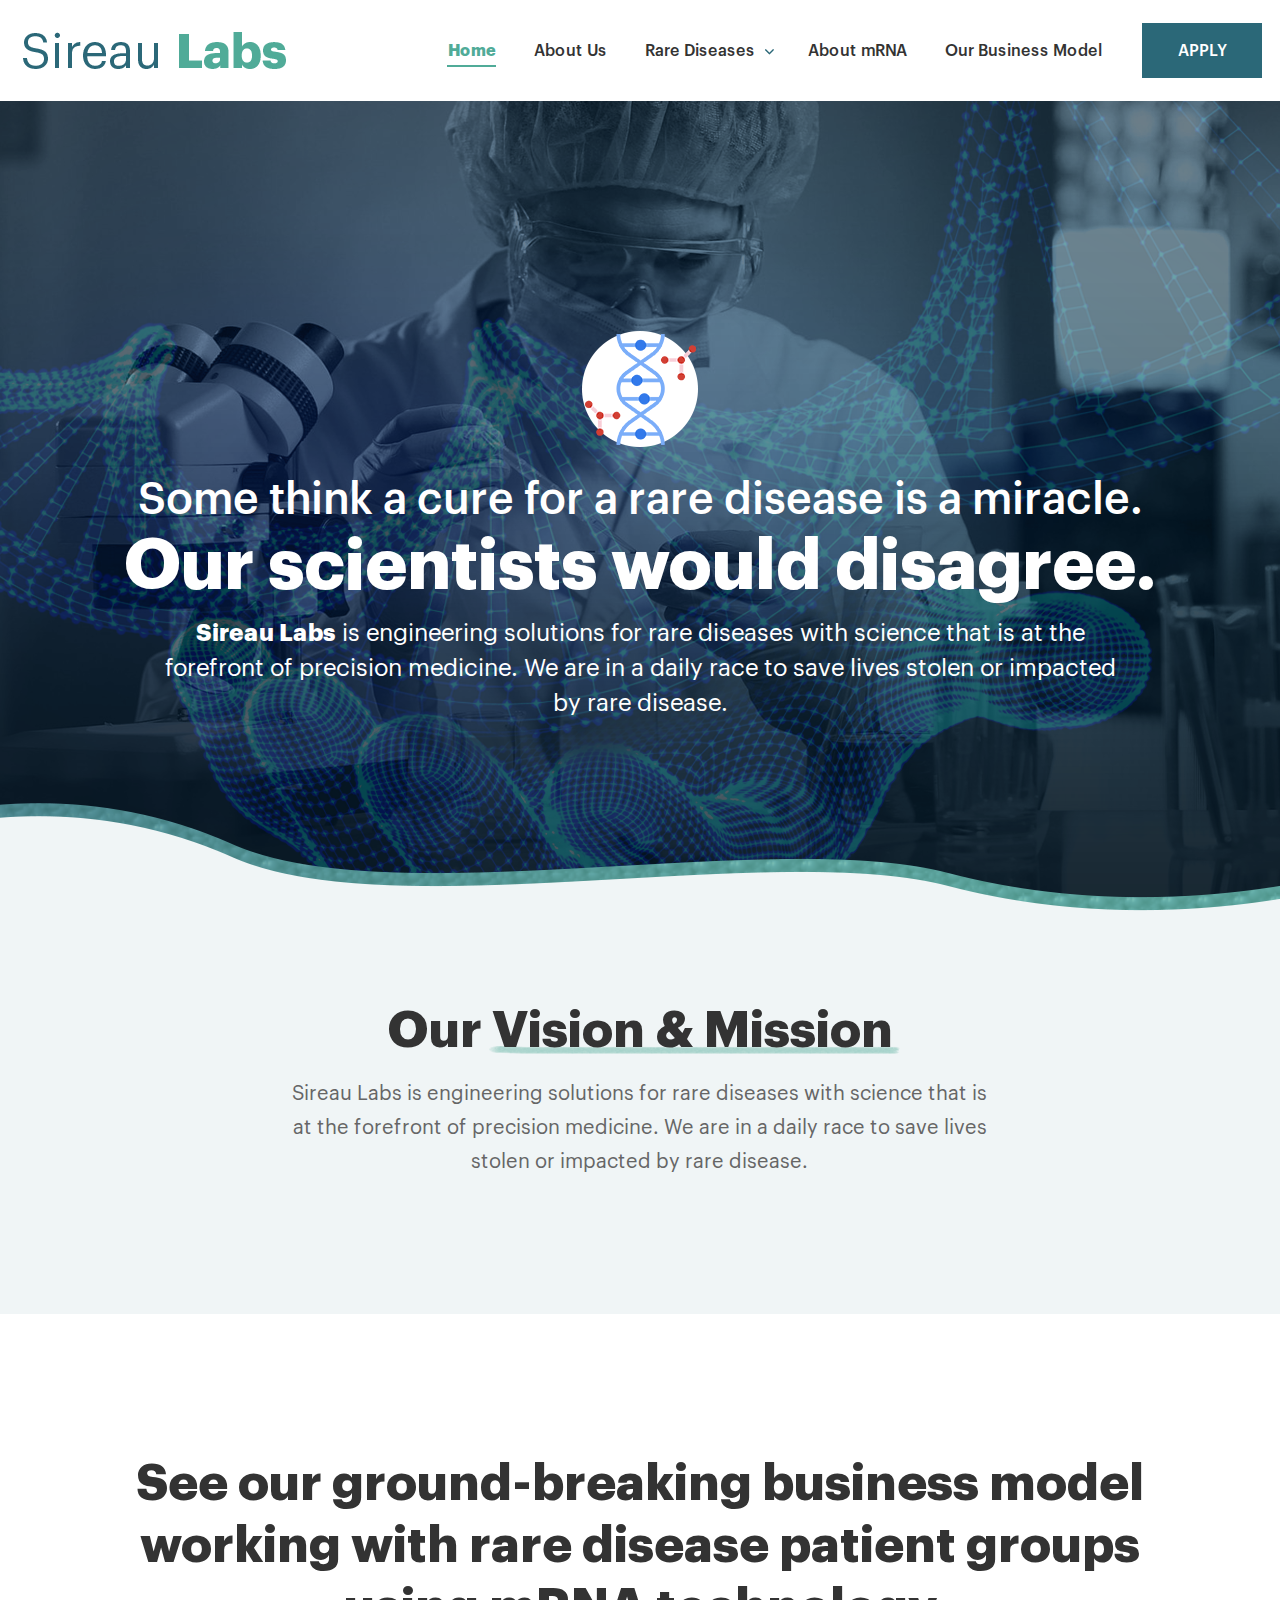
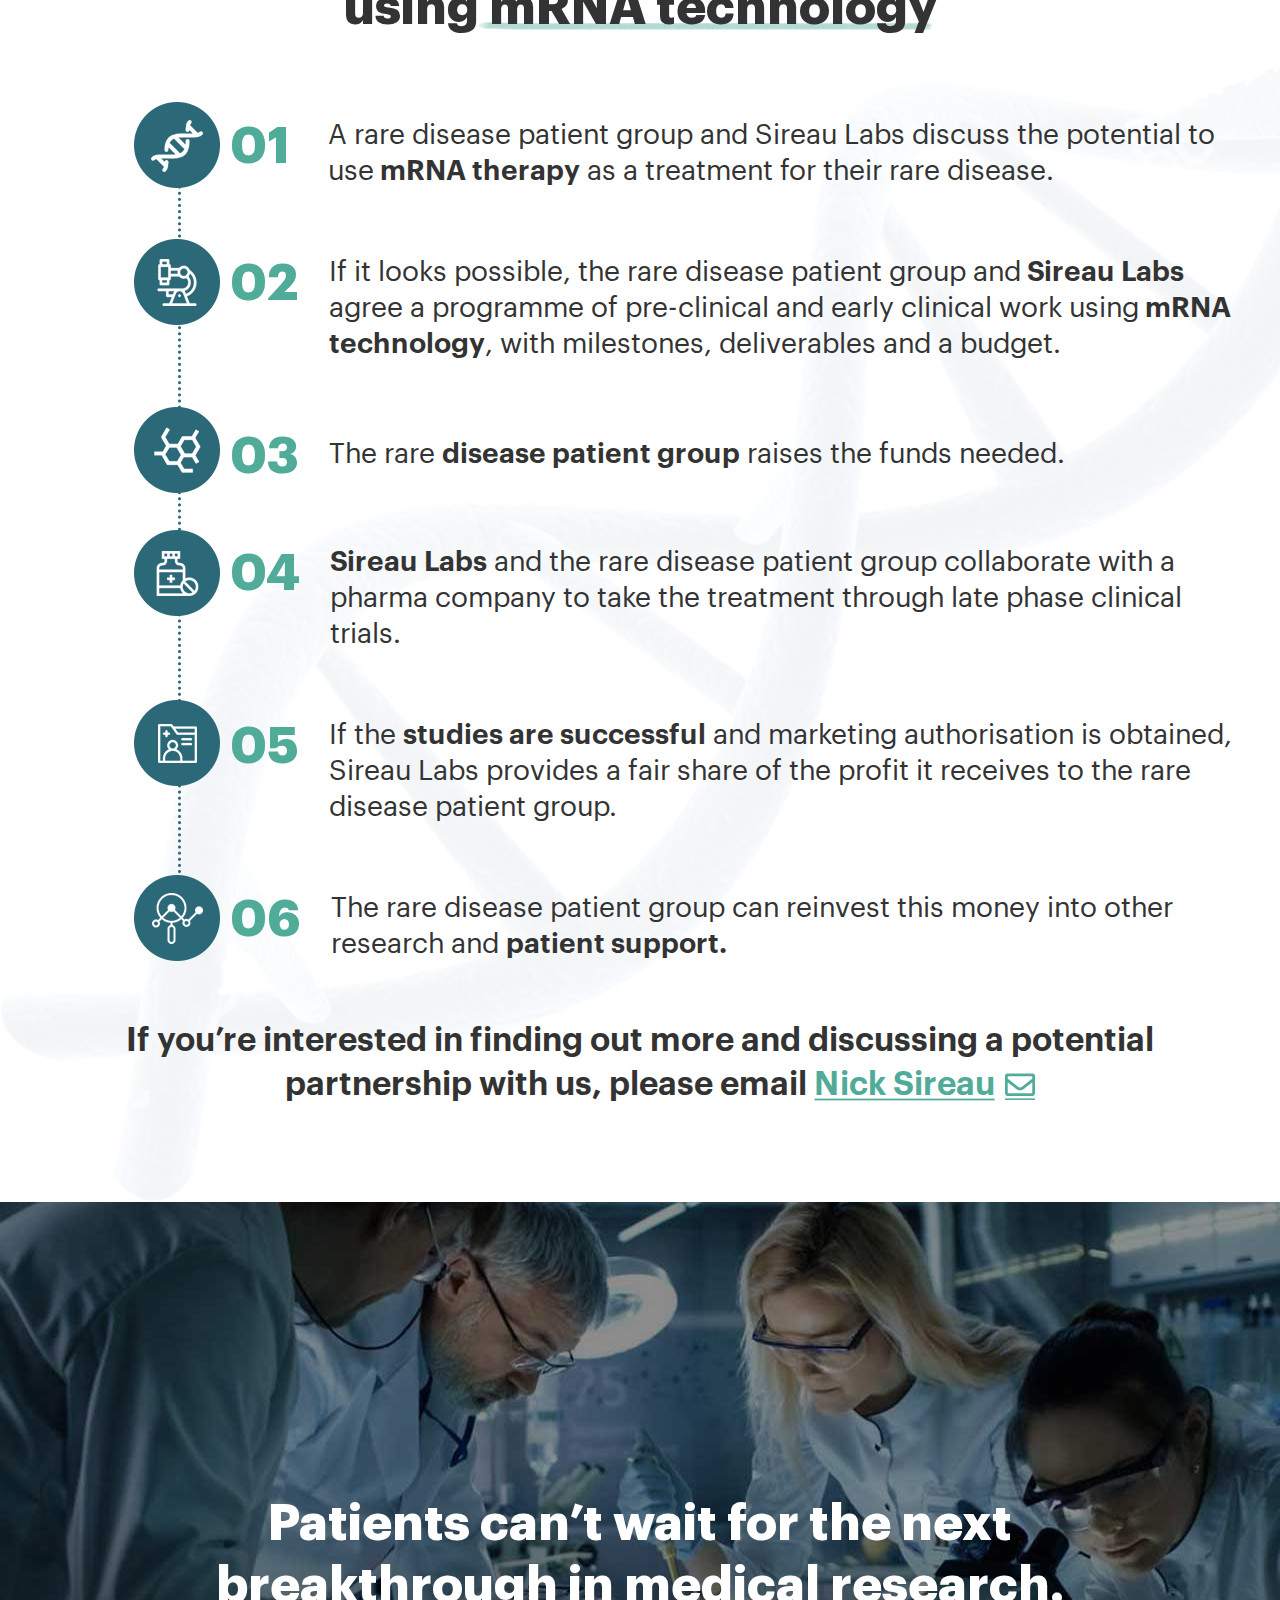
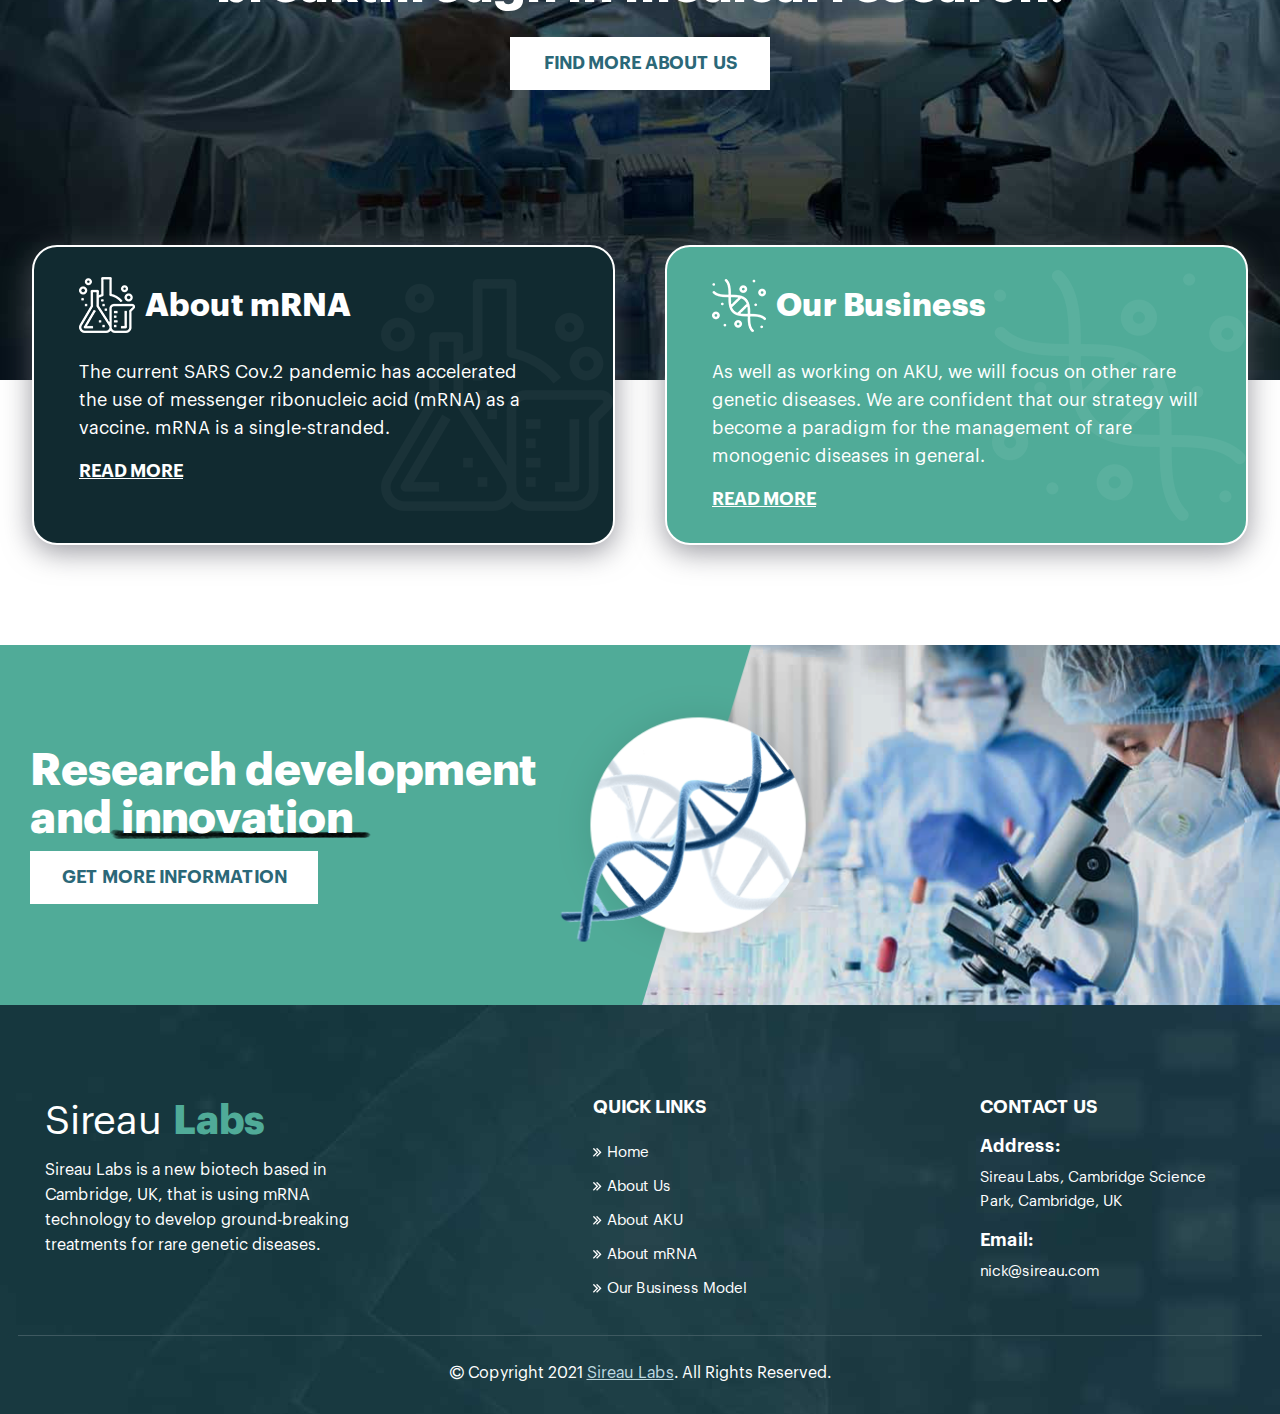
<file: index.html>
<!doctype html>
<html lang="en">
  <head>
   
    <meta charset="utf-8">
    <meta name="viewport" content="width=device-width; initial-scale=1.0; maximum-scale=1.0; user-scalable=0;" />
    <link rel="shortcut icon" href="images/fav.png" type="image/x-icon" />
     <link rel="stylesheet" href="css/bootstrap.min.css">
    <link href="css/owl.carousel.css" rel="stylesheet" />
    <link rel="stylesheet" href="css/style.css">
    <link rel="stylesheet" href="css/resp.css">
    <link rel="stylesheet" href="https://use.fontawesome.com/releases/v5.6.3/css/all.css" integrity="sha384-UHRtZLI+pbxtHCWp1t77Bi1L4ZtiqrqD80Kn4Z8NTSRyMA2Fd33n5dQ8lWUE00s/" crossorigin="anonymous"/>
    <link rel="stylesheet" href="https://stackpath.bootstrapcdn.com/font-awesome/4.7.0/css/font-awesome.min.css">
    <title>Sireau Labs</title> 
  </head>
  
  
  <header class="nav_header">  
 <div class="container-fluid navigation-head">
   <nav class="navbar navbar-expand-lg navbar-light ">
     <a class="navbar-brand" href="/"><img src="images/logo.png"></a>


     <div class="form-inline header_button apply-btn">
      <a href="mailto:nick@sireau.com" class="btn btn-outline-success my-2 my-sm-0 apply">APPLY</a>
        </div>


        <button class="navbar-toggler navbar-toggle collapsed" type="button" data-toggle="collapse" data-target="#navbarText" aria-controls="navbarText" aria-expanded="false" aria-label="Toggle navigation">
          <span class="icon-bar top-bar"></span>
          <span class="icon-bar middle-bar"></span>
          <span class="icon-bar bottom-bar"></span>
         </button>

     

     <div class="collapse navbar-collapse" id="navbarText">
       <ul class="navbar-nav ml-auto">
     
         <li class="nav-item active">
           <a class="nav-link" href="">Home <span class="sr-only">(current)</span></a>
         </li>
         <li class="nav-item">
           <a class="nav-link about_menu_link" href="/aboutus.html">About Us</a>
         </li>
         <li class="nav-item">
           <div class="dropdown"><a class="nav-link  nv-exp about_menu_link how_it_works_link arrow" type="button" data-toggle="dropdown">Rare Diseases
            <span class="caret"></span></a>
            <ul class="dropdown-menu">
              <li> <a class="subnav-link" href="/about-aku.html">AKU</a></li>
            </ul>
          </div>
         </li>
           <li class="nav-item">
           <a class="nav-link" href="/about-mrna.html">About mRNA</a>
         </li>
          <li class="nav-item">
           <a class="nav-link" href="/businessmodel.html">Our Business Model</a>
         </li>
     
     <div class="form-inline header_button apply-resp">
       <a href="mailto:nick@sireau.com" class="btn  my-2 my-sm-0 apply">APPLY</a>
         </div>
           </ul>
            </div>
   </nav>
  </div>
   </header> 
  
  <body>

   
    <section class="home-banner">
      <div class="container home-ban">
        <img class="home-img" src="images/banner-img.png">
        <h4>Some think a cure for a rare disease is a miracle.</h4>
        <h2>Our scientists would disagree.</h2>
        <p><span class="sire">Sireau Labs</span> is engineering solutions for rare diseases with science that is at the forefront of precision medicine. We are in a daily race to save lives stolen or impacted by rare disease.</p>
        
      </div>
    </section>

    <section class="vision">
      <div class="container mission">
        <div class="mission-vision">
          <h2>Our <span class="vm">Vision & Mission</span></h2>
          <p>Sireau Labs is engineering solutions for rare diseases with science that is
            at the forefront of precision medicine. We are in a daily race to save lives stolen or impacted by rare disease.</p>
        </div>
      </div>
   
    </section>



    <section class="ground">
      <div class="container">
      <div class="ground-head">
        <h2>See our ground-breaking business model
          working with rare disease patient groups
          using <span class="technology">mRNA technology</span></h2>
      </div>


      <div class="count">
        <div class="row">
<div class="col-md-1"></div>
<div class="col-md-11">
        <div class="count-therapy cnt-one">

          <img class="count-img" src="images/icon1.png">
          <div class="cnt-count">
          <h3>01</h3>
       
          <p>A rare disease patient group and Sireau Labs discuss the potential to use<span class="para-bold"> mRNA therapy</span> as a treatment for their rare disease.</p>
        </div>
      </div>


        <div class="count-therapy cnt-two">
         
          <img class="count-img" src="images/icon2.png">
          <div class="cnt-count">
          <h3>02</h3>
 
          <p>If it looks possible, the rare disease patient group and<span class="para-bold"> Sireau Labs</span> agree a programme of pre-clinical and early clinical work using<span class="para-bold">  mRNA technology</span>, with milestones, deliverables and a budget.</p>
        </div>
      </div>

        <div class="count-therapy cnt-three">
      
          <img class="count-img" src="images/icon3.png">
          <div class="cnt-count">
          <h3>03</h3>

          <p>The rare <span class="para-bold">disease patient group</span> raises the funds needed.</p>
        </div>
      </div>

        <div class="count-therapy cnt-four">
   
          <img class="count-img" src="images/icon4.png">
          <div class="cnt-count">
          <h3>04</h3>

          <p><span class="para-bold">Sireau Labs</span> and the rare disease patient group collaborate with a pharma company to take the treatment through late phase clinical trials.</p>
        </div>
      </div>

        <div class="count-therapy cnt-five">
       
          <img class="count-img" src="images/icon5.png">
          <div class="cnt-count">
          <h3>05</h3>

          <p>If the <span class="para-bold">studies are successful</span>  and marketing authorisation is obtained, Sireau Labs provides a fair share of the profit it receives to the rare disease patient group.</p>
        </div>
      </div>


        <div class="count-therapy cnt-six">
      
          <img class="count-img" src="images/icon6.png">
              <div class="cnt-count">
          <h3>06</h3>
     
          <p>The rare disease patient group can reinvest this money into other 
            research and <span class="para-bold">patient support.</span></p>
        </div>
      </div>
      </div>
    </div>
      </div>


    <div class="nick">
      <h2>If you’re interested in finding out more and discussing a potential partnership with us, please email <a href="mailto:nick@sireau.com"> Nick Sireau</a></h2>
    </div>

        </div>
    </section>


    <section class="research">
      <div class="container">
        <div class="research-head">
          <h2>Patients can’t wait for the next
            breakthrough in medical research.</h2>
            <a href="/aboutus.html"><button type="button" class="btn-basic">FIND MORE ABOUT US</button></a>
        </div>
      </div>
    </section>
      <section class="upward">
      <div class="container">
        <div class="row up-row">
          <div class="col-md first-sect">
            <div class="mrna">
              <img class="count-img" src="images/mrna-one.png">
              <h3>About mRNA </h3>
            </div>
            <p>The current SARS Cov.2 pandemic has accelerated the use of messenger ribonucleic acid (mRNA) as a vaccine. mRNA is a single-stranded.</p>
            <a href="/about-mrna.html">READ MORE</a>
          </div>
          <div class="col-md second-sect">
            <div class="mrna">
              <img class="count-img" src="images/mrna-two.png">
              <h3>Our Business </h3>
            </div>
            <p>As well as working on AKU, we will focus on other rare genetic diseases. We are confident that our strategy will become a paradigm for the management of rare monogenic diseases in general.</p>
            <a href="/businessmodel.html">READ MORE</a>
          </div>
        </div>
      </div>
    </section>

<section class="innovation">
  <div class="container">
    <div class="dev">
      <h3>Research development and innovation</h3>
      <a href="/about-mrna.html" type="button" class="btn-get">GET MORE INFORMATION</a>
    </div>
  </div>
  
</section>


  

  <footer class="footer-full">
    <div class="container foot">
      <div class="row footer-one">
        <div class="col-md-6 foot-one">
         <h5><a href="/">Sireau <span class="lab">Labs</span></a></h5>
         <p>Sireau Labs is a new biotech based in Cambridge, UK, that is using mRNA technology to develop ground-breaking treatments for rare genetic diseases. </p>
        </div>
        <div class="col-md-3 foot-two">
          <h5>QUICK LINKS</h5>
          <ul class="foot-ul">
            <li><a href="/">Home</a></li>
            <li><a href="/aboutus.html">About Us</a></li>
            <li><a href="/about-aku.html">About AKU</a></li>
            <li><a href="/about-mrna.html">About mRNA</a></li>
            <li><a href="/businessmodel.html">Our Business Model</a></li>
          </ul>
        </div>
        <div class="col-md-3 foot-three">
          <div class="ftt">
            <h5>CONTACT US</h5>
            <h6>Address:</h6>
            <p>Sireau Labs, Cambridge Science Park, Cambridge, UK</p>
            <h6>Email:</h6>
            <a class="mail" href="mailto:nick@sireau.com">nick@sireau.com</a>
          </div>
        </div>
      </div>
      <div class="row copy">
        <div class="copyright">
		<p><i class="fa fa-copyright" aria-hidden="true"></i> Copyright 2021 <a href="/" class="right-a">Sireau Labs</a>. All Rights Reserved.</p>
        </div>
      </div>
    </div>
  </footer>




  <script src="js/jquery.min.js"></script>
  <script src="js/jquery.nice-select.min.js"></script>
  <script src="js/bootstrap.min.js"></script>
</body>  
</html>
</file>
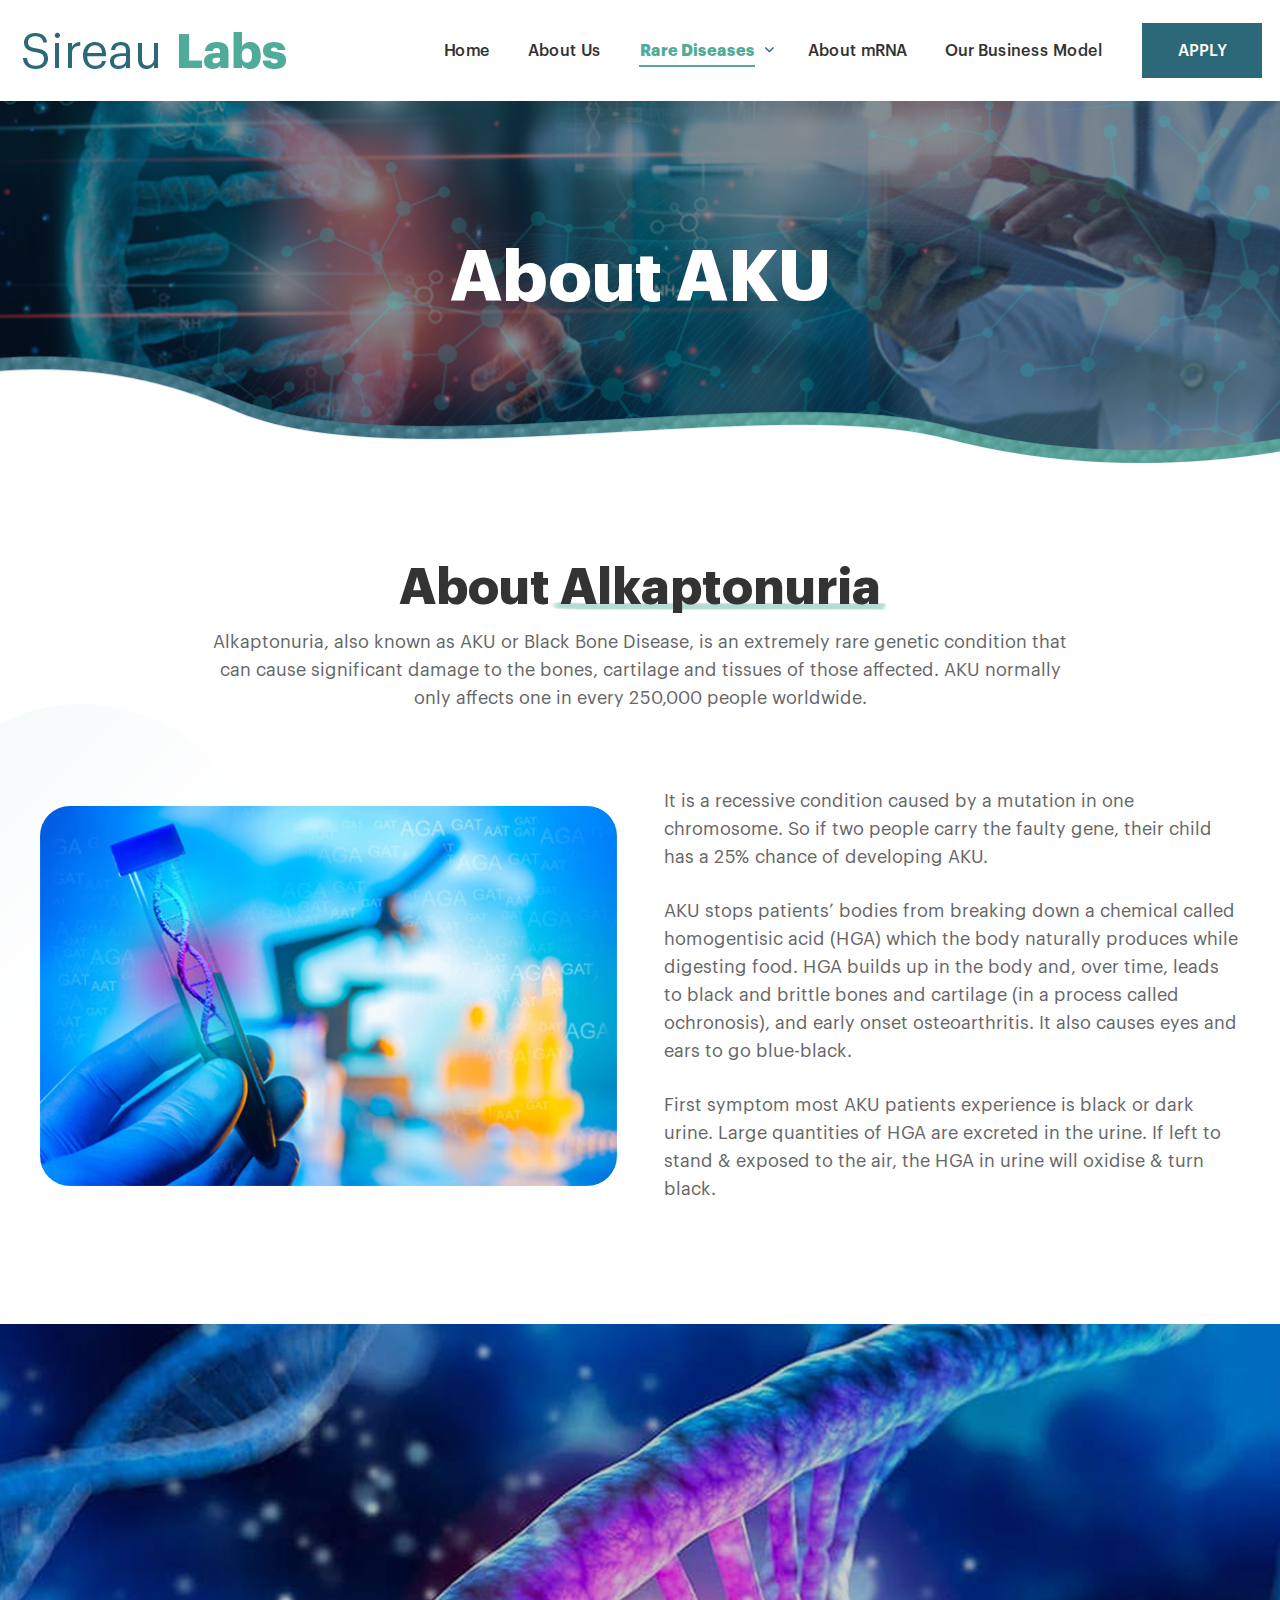
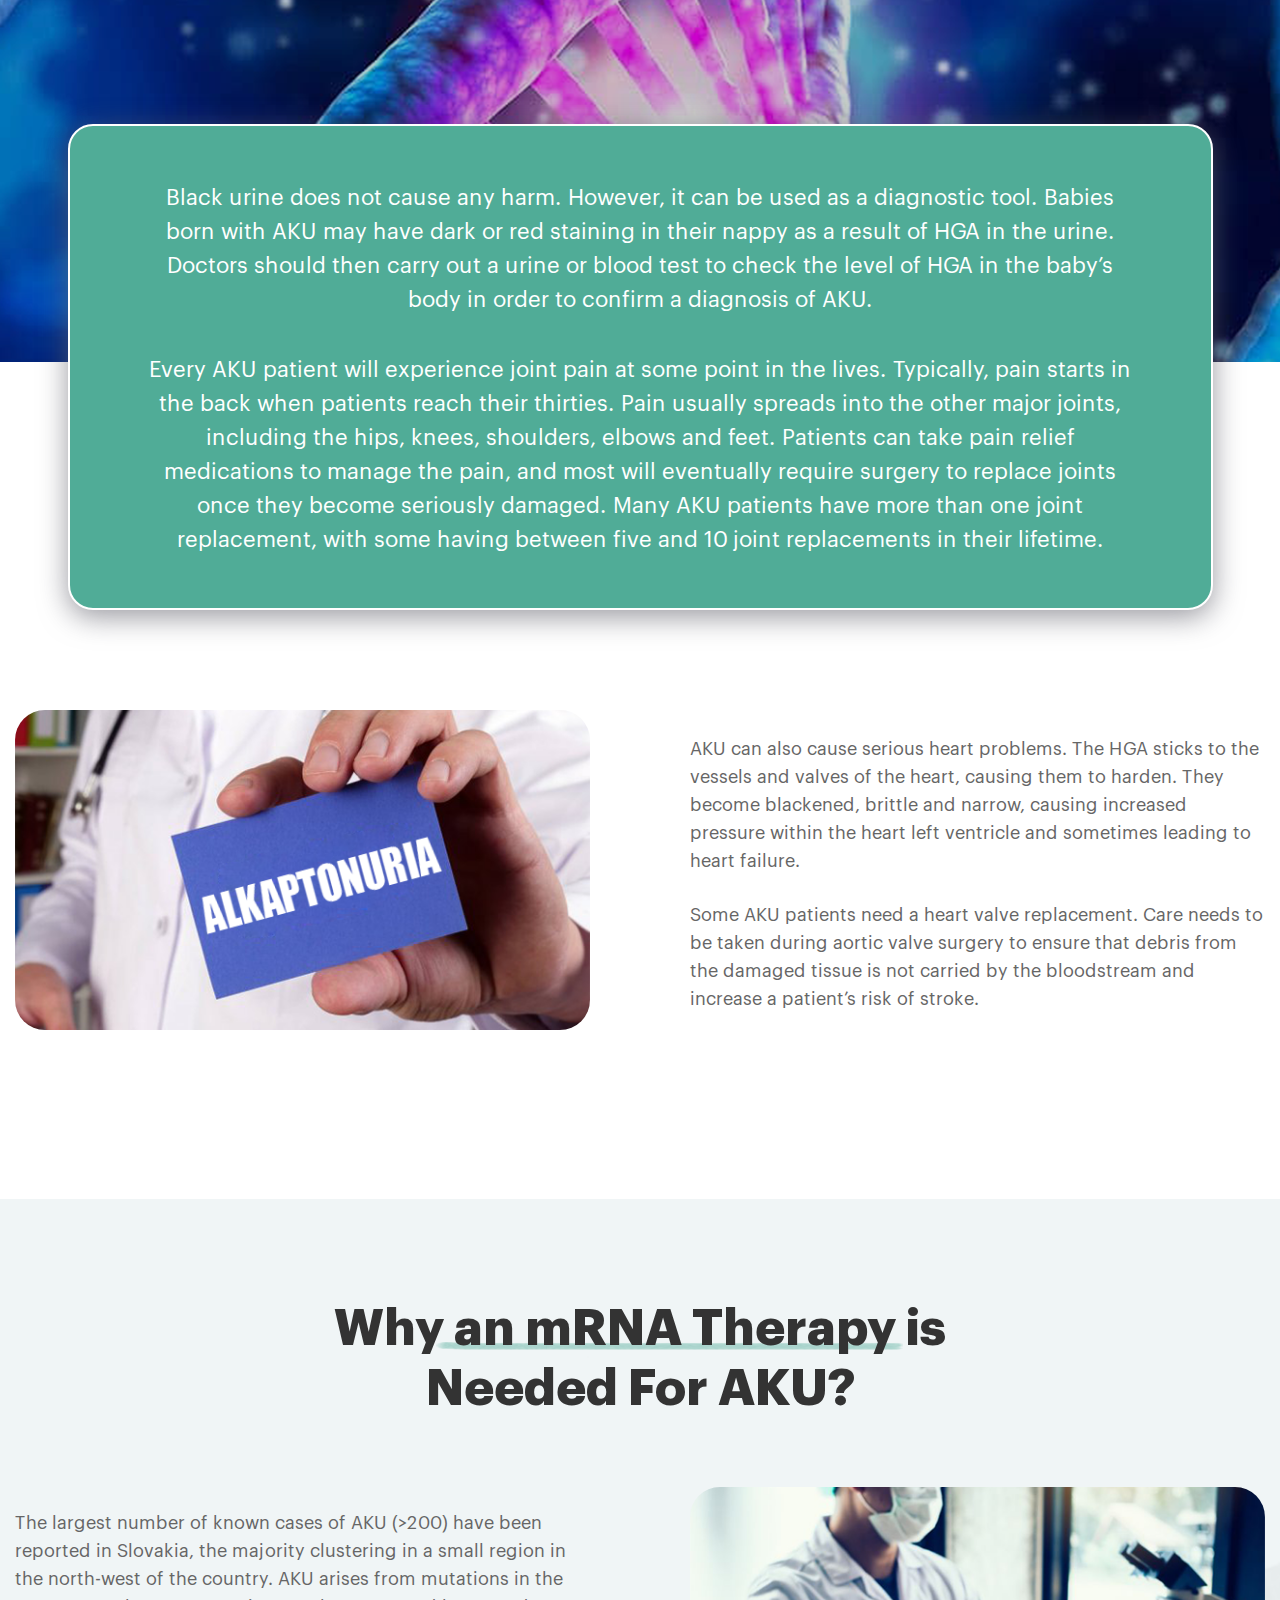
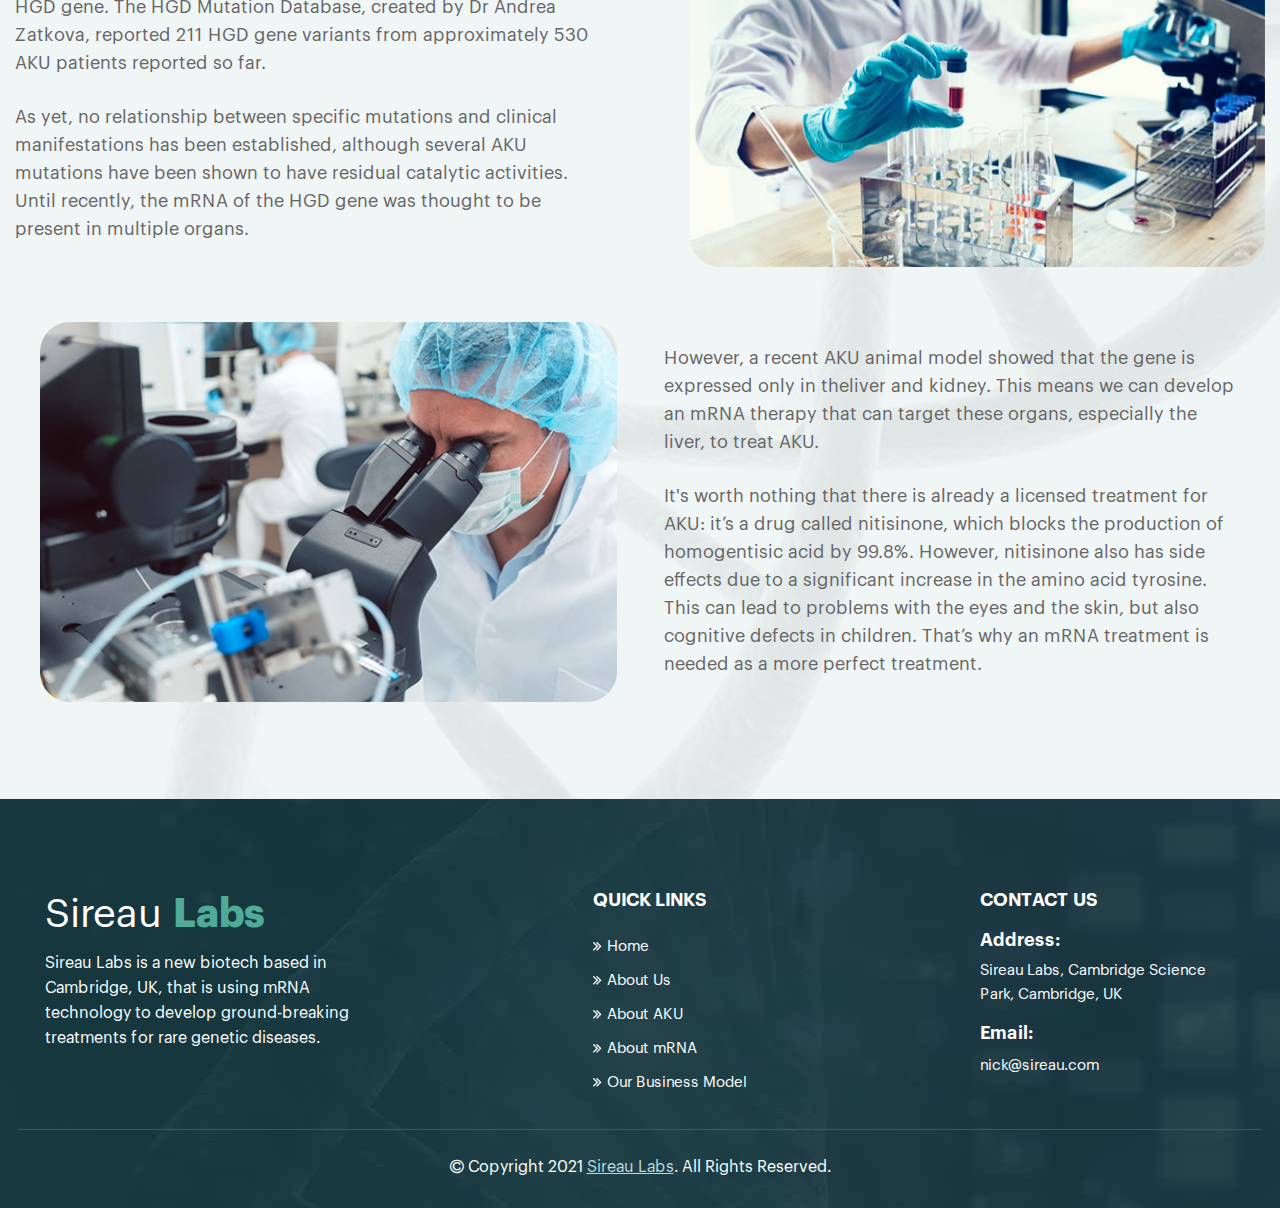
<file: about-aku.html>
<!doctype html>
<html lang="en">
  <head>
   
    <meta charset="utf-8">
    <meta name="viewport" content="width=device-width; initial-scale=1.0; maximum-scale=1.0; user-scalable=0;" />
    <link rel="shortcut icon" href="images/fav.png" type="image/x-icon" />
     <link rel="stylesheet" href="css/bootstrap.min.css">
    <link href="css/owl.carousel.css" rel="stylesheet" />
    <link rel="stylesheet" href="css/style.css">
    <link rel="stylesheet" href="css/resp.css">
    <link rel="stylesheet" href="https://use.fontawesome.com/releases/v5.6.3/css/all.css" integrity="sha384-UHRtZLI+pbxtHCWp1t77Bi1L4ZtiqrqD80Kn4Z8NTSRyMA2Fd33n5dQ8lWUE00s/" crossorigin="anonymous"/>
    <link rel="stylesheet" href="https://stackpath.bootstrapcdn.com/font-awesome/4.7.0/css/font-awesome.min.css">
    <title>Sireau Labs</title> 
  </head>
  
  
  <header class="nav_header">  
 <div class="container-fluid navigation-head">
   <nav class="navbar navbar-expand-lg navbar-light ">
     <a class="navbar-brand" href="/"><img src="images/logo.png"></a>


     <div class="form-inline header_button apply-btn">
	    <a target="_blank" href="mailto:nick@sireau.com" class="btn btn-outline-success my-2 my-sm-0 apply">APPLY</a>
        </div>


        <button class="navbar-toggler navbar-toggle collapsed" type="button" data-toggle="collapse" data-target="#navbarText" aria-controls="navbarText" aria-expanded="false" aria-label="Toggle navigation">
          <span class="icon-bar top-bar"></span>
          <span class="icon-bar middle-bar"></span>
          <span class="icon-bar bottom-bar"></span>
         </button>

     

     <div class="collapse navbar-collapse" id="navbarText">
       <ul class="navbar-nav ml-auto">
     
         <li class="nav-item ">
           <a class="nav-link" href="/">Home <span class="sr-only">(current)</span></a>
         </li>
         <li class="nav-item ">
           <a class="nav-link about_menu_link" href="/aboutus.html">About Us</a>
         </li>
         <li class="nav-item active">
          <div class="dropdown"><a class="nav-link  nv-exp about_menu_link how_it_works_link arrow" type="button" data-toggle="dropdown">Rare Diseases
            <span class="caret"></span></a>
            <ul class="dropdown-menu">
              <li> <a class="subnav-link" href="/about-aku.html">AKU</a></li>
            </ul>
          </div>
         </li>
           <li class="nav-item">
           <a class="nav-link" href="/about-mrna.html">About mRNA</a>
         </li>
          <li class="nav-item">
           <a class="nav-link" href="/businessmodel.html">Our Business Model</a>
         </li>
     
     <div class="form-inline header_button apply-resp">
       <a href="mailto:nick@sireau.com" class="btn btn-outline-success my-2 my-sm-0 apply">APPLY</a>
         </div>
           </ul>
            </div>
   </nav>
  </div>
   </header>  
  
  <body>


    <section class="aku-banner">
        <div class="container">
            <div class="busnss-head">
                <h2>About AKU</h2>
            </div>
        </div>
    </section>

    <section class="future">
        <div class="container about-founder">
            <div class="future-head born future-vi ">
                <h2>About <span class="resp-aku">Alkaptonuria</span></h2>
                <p>Alkaptonuria, also known as AKU or Black Bone Disease, is an extremely rare genetic condition that can cause significant damage to the bones, cartilage and tissues of those affected. AKU normally only affects one in every 250,000 people worldwide. </p>
            </div>
    
    
            <div class="row future-row">
                <div class="col-md">
                    <img class="future-img" src="images/alka.png">
                </div>
                <div class="col-md">
                <div class="future-sect">
                   <p>It is a recessive condition caused by a mutation in one chromosome. So if two people carry the faulty gene, their child has a 25% chance of developing AKU.</p>
                   <p>AKU stops patients’ bodies from breaking down a chemical called homogentisic acid (HGA) which the body naturally produces while digesting food. HGA builds up in the body and, over time, leads to black and brittle bones and cartilage (in a process called ochronosis), and early onset osteoarthritis. It also causes eyes and ears to go blue-black.</p>
                    <p>First symptom most AKU patients experience is black or dark urine. Large quantities of HGA are excreted in the urine. If left to stand & exposed to the air, the HGA in urine will oxidise & turn black.</p>
                </div>
                </div>
            </div>
    
        </div>
    </section>


<section class="diagnosis">
    <div class="container"></div>
</section>


<section class="diag">
    <div class="container health-tech">
        <div class="health-para black-hl">
            <p>Black urine does not cause any harm. However, it can be used as a diagnostic tool. Babies born with AKU may have dark or red staining in their nappy as a result of HGA in the urine. Doctors should then carry out a urine or blood test to check the level of HGA in the baby’s body in order to confirm a diagnosis of AKU.</p>
            <p>Every AKU patient will experience joint pain at some point in the lives. Typically, pain starts in the back when patients reach their thirties. Pain usually spreads into the other major joints, including the hips, knees, shoulders, elbows and feet. Patients can take pain relief medications to manage the pain, and most will eventually require surgery to replace joints once they become seriously damaged. Many AKU patients have more than one joint replacement, with some having between five and 10 joint replacements in their lifetime.</p>
        </div>
    </div>
</section>

<section class="heart">
    <div class="container about-founder">
        <div class="row dis">
            <div class="col-md">
                <img class="disease-img" src="images/disease.png">
            </div>
            <div class="col-md">
                <div class="future-sect">
                    <p>AKU can also cause serious heart problems. The HGA sticks to the vessels and valves of the heart, causing them to harden. They become blackened, brittle and narrow, causing increased pressure within the heart left ventricle and sometimes leading to heart failure.</p>
                    <p>Some AKU patients need a heart valve replacement. Care needs to be taken during aortic valve surgery to ensure that debris from the damaged tissue is not carried by the bloodstream and increase a patient’s risk of stroke.</p>
                 </div>
            </div>
        </div>
    </div>
</section>




<section class="cluster">
    <div class="container about-founder">
        <div class="clust-head">
            <h2>Why <span class="therapy-span">an mRNA Therapy</span> is Needed For AKU?</h2>
        </div>



        <div class="row clust-row"> 
            <div class="col-md">
            <div class="future-sect">
               <p>The largest number of known cases of AKU (>200) have been reported in Slovakia, the majority clustering in a small region in the north-west of the country. AKU arises from mutations in the HGD gene. The HGD Mutation Database, created by Dr Andrea Zatkova, reported 211 HGD gene variants from approximately 530 AKU patients reported so far.</p>
               <p>As yet, no relationship between specific mutations and clinical manifestations has been established, although several AKU mutations have been shown to have residual catalytic activities. Until recently, the mRNA of the HGD gene was thought to be present in multiple organs.</p>
            </div>
            </div>
            <div class="col-md">
                <img class="future-img" src="images/clust-one.png">
            </div>
        </div>



        <div class="row future-row">
            <div class="col-md">
                <img class="future-img" src="images/clust-two.png">
            </div>
            <div class="col-md">
            <div class="future-sect">
               <p>However, a recent AKU animal model showed that the gene is expressed only in theliver and kidney. This means we can develop an mRNA therapy that can target these organs, especially the liver, to treat AKU.</p>
<p>It's worth nothing that there is already a licensed treatment for AKU: it’s a drug called nitisinone, which blocks the production of homogentisic acid by 99.8%. However, nitisinone also has side effects due to a significant increase in the amino acid tyrosine. This can lead to problems with the eyes and the skin, but also cognitive defects in children. That’s why an mRNA treatment is needed as a more perfect treatment.</p>
            </div>
            </div>
        </div>



    </div>
</section>

    <footer class="footer-full">
        <div class="container foot">
          <div class="row footer-one">
            <div class="col-md-6 foot-one">
              <h5><a href="/">Sireau <span class="lab">Labs</span></a></h5>
             <p>Sireau Labs is a new biotech based in Cambridge, UK, that is using mRNA technology to develop ground-breaking treatments for rare genetic diseases. </p>
            </div>
            <div class="col-md-3 foot-two">
              <h5>QUICK LINKS</h5>
              <ul class="foot-ul">
                <li><a href="https://sireau.com/">Home</a></li>
                <li><a href="/aboutus.html">About Us</a></li>
                <li><a href="/about-aku.html">About AKU</a></li>
                <li><a href="/about-mrna.html">About mRNA</a></li>
                <li><a href="/businessmodel.html">Our Business Model</a></li>
              </ul>
            </div>
            <div class="col-md-3 foot-three">
              <div class="ftt">
                <h5>CONTACT US</h5>
                <h6>Address:</h6>
                <p>Sireau Labs, Cambridge Science Park, Cambridge, UK</p>
                <h6>Email:</h6>
                <a class="mail" href="mailto:nick@sireau.com">nick@sireau.com</a>
              </div>
            </div>
          </div>
          <div class="row copy">
            <div class="copyright">
              <p><i class="fa fa-copyright" aria-hidden="true"></i> Copyright 2021 <a href="/" class="right-a">Sireau Labs</a>. All Rights Reserved.</p>
            </div>
          </div>
        </div>
      </footer>
    
    
    
    
      <script src="js/jquery.min.js"></script>
      <script src="js/jquery.nice-select.min.js"></script>
      <script src="js/bootstrap.min.js"></script>
    </body>  
    </html>
</file>
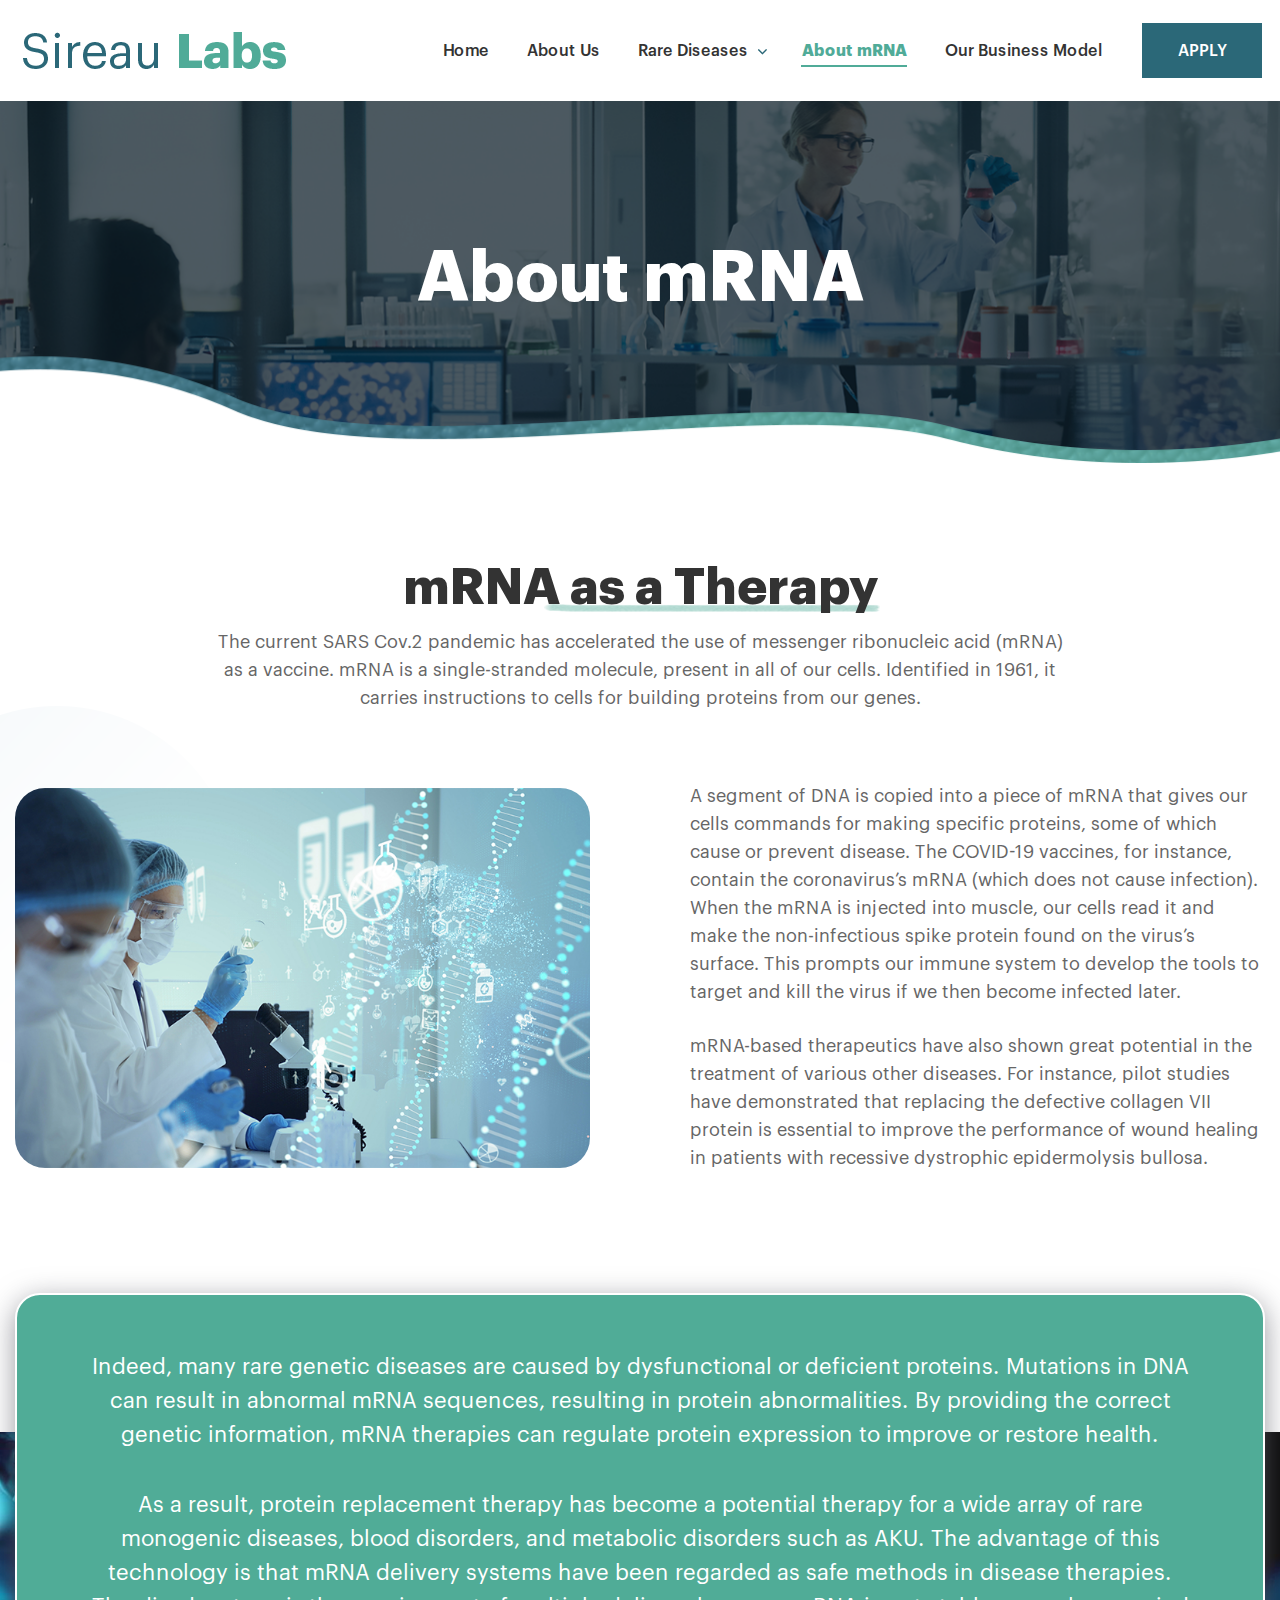
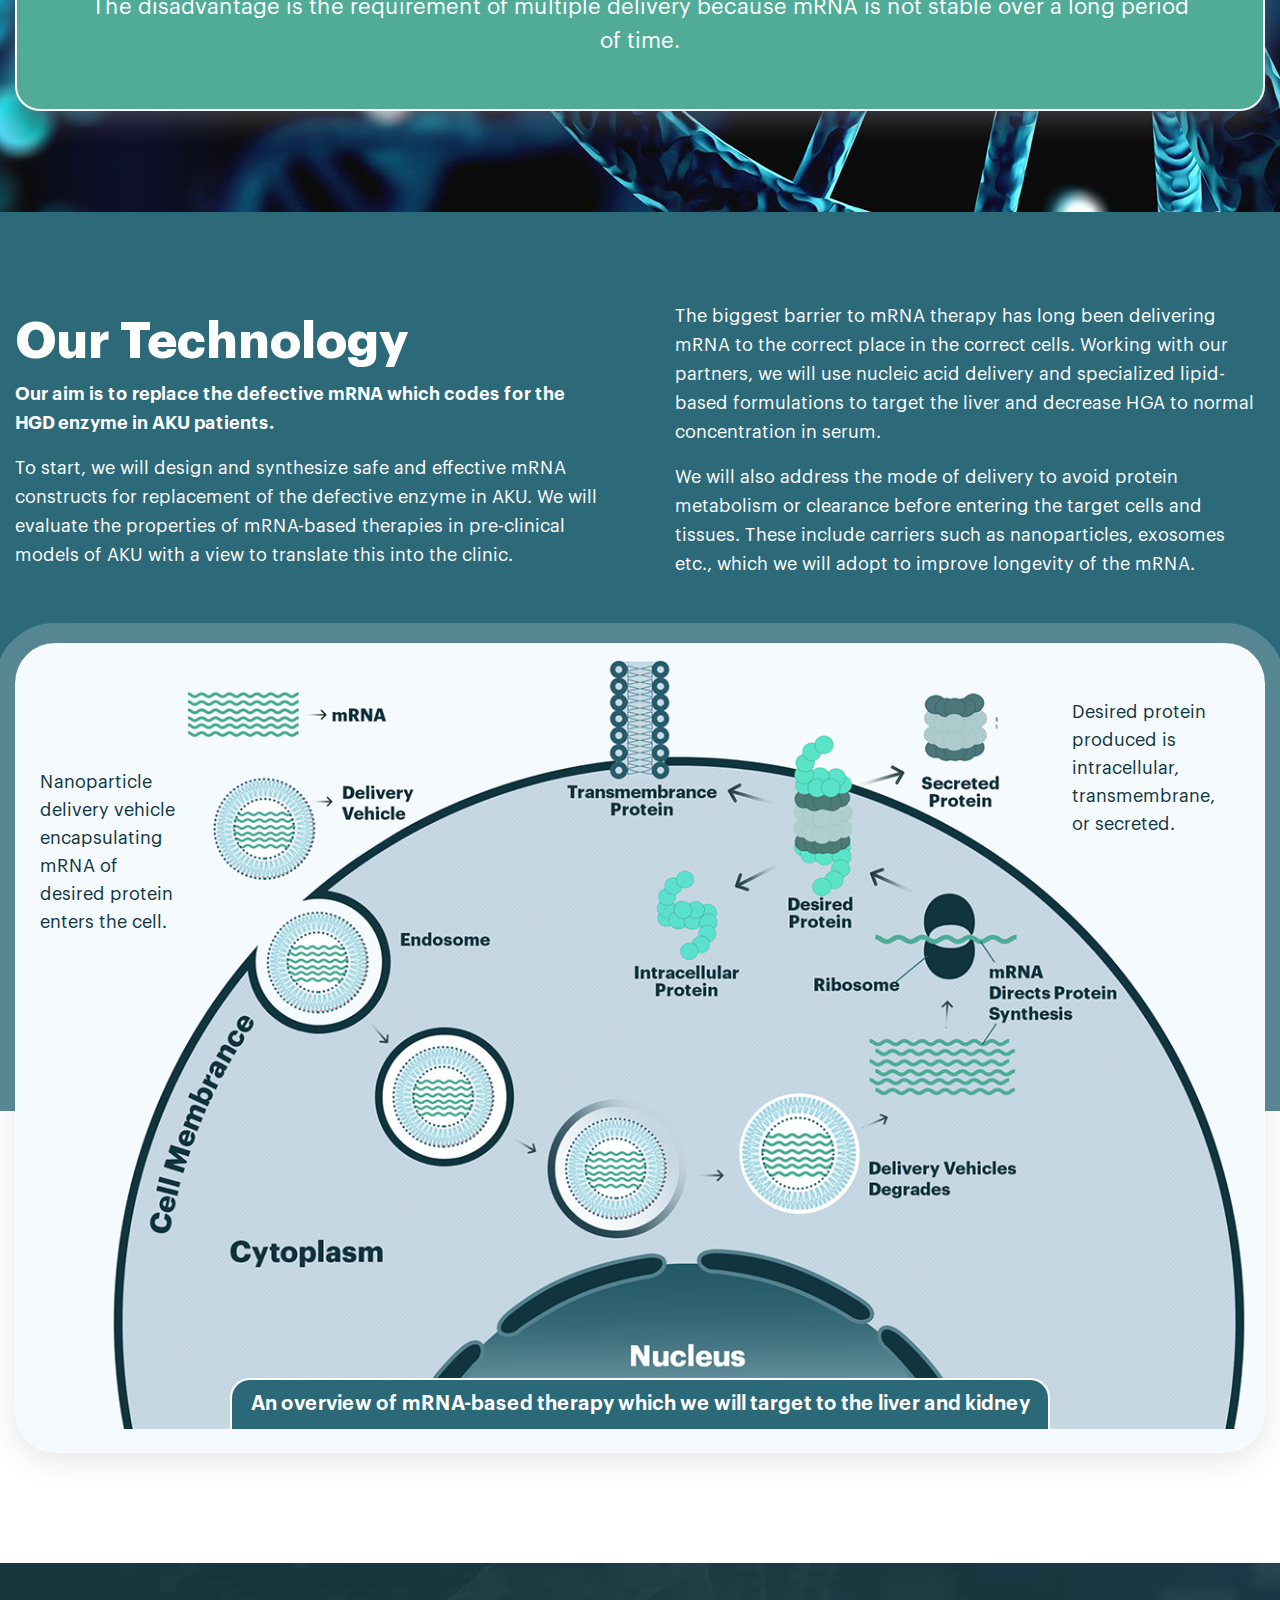
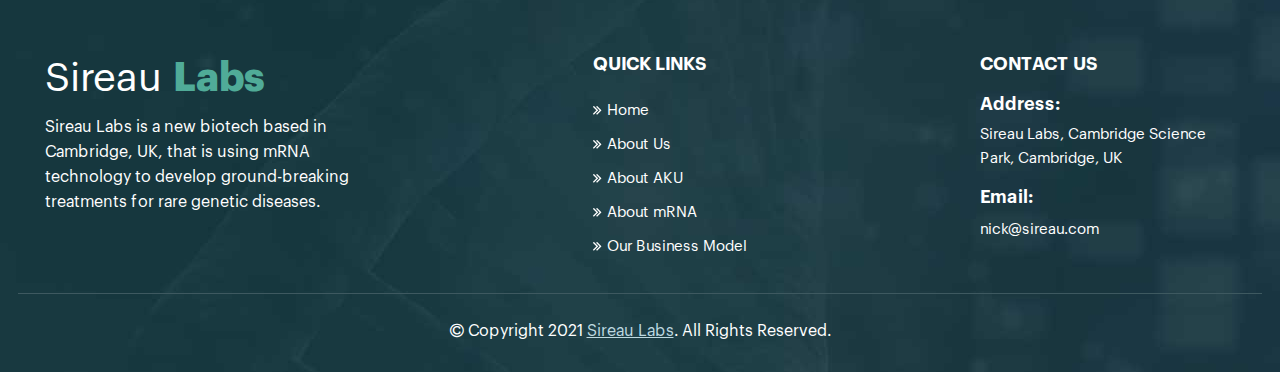
<file: about-mrna.html>
<!doctype html>
<html lang="en">
  <head>
   
    <meta charset="utf-8">
    <meta name="viewport" content="width=device-width; initial-scale=1.0; maximum-scale=1.0; user-scalable=0;" />
    <link rel="shortcut icon" href="images/fav.png" type="image/x-icon" />
     <link rel="stylesheet" href="css/bootstrap.min.css">
    <link href="css/owl.carousel.css" rel="stylesheet" />
    <link rel="stylesheet" href="css/style.css">
    <link rel="stylesheet" href="css/resp.css">
    <link rel="stylesheet" href="https://use.fontawesome.com/releases/v5.6.3/css/all.css" integrity="sha384-UHRtZLI+pbxtHCWp1t77Bi1L4ZtiqrqD80Kn4Z8NTSRyMA2Fd33n5dQ8lWUE00s/" crossorigin="anonymous"/>
    <link rel="stylesheet" href="https://stackpath.bootstrapcdn.com/font-awesome/4.7.0/css/font-awesome.min.css">
    <title>Sireau Labs</title> 
  </head>
  
  
  <header class="nav_header">  
 <div class="container-fluid navigation-head">
   <nav class="navbar navbar-expand-lg navbar-light ">
     <a class="navbar-brand" href="/"><img src="images/logo.png"></a>


     <div class="form-inline header_button apply-btn">
      <a href="mailto:nick@sireau.com" class="btn btn-outline-success my-2 my-sm-0 apply">APPLY</a>
        </div>

        <button class="navbar-toggler navbar-toggle collapsed" type="button" data-toggle="collapse" data-target="#navbarText" aria-controls="navbarText" aria-expanded="false" aria-label="Toggle navigation">
          <span class="icon-bar top-bar"></span>
          <span class="icon-bar middle-bar"></span>
          <span class="icon-bar bottom-bar"></span>
         </button>

     

     <div class="collapse navbar-collapse" id="navbarText">
       <ul class="navbar-nav ml-auto">
     
         <li class="nav-item">
           <a class="nav-link" href="/">Home <span class="sr-only">(current)</span></a>
         </li>
         <li class="nav-item ">
           <a class="nav-link about_menu_link" href="/aboutus.html">About Us</a>
         </li>
         <li class="nav-item">
          <div class="dropdown"><a class="nav-link  nv-exp about_menu_link how_it_works_link arrow" type="button" data-toggle="dropdown">Rare Diseases
            <span class="caret"></span></a>
            <ul class="dropdown-menu">
              <li> <a class="subnav-link" href="/about-aku.html">AKU</a></li>
            </ul>
          </div>
         </li>
           <li class="nav-item  active">
           <a class="nav-link" href="/about-mrna.html">About mRNA</a>
         </li>
          <li class="nav-item">
           <a class="nav-link" href="/businessmodel.html">Our Business Model</a>
         </li>
     
     <div class="form-inline header_button apply-resp">
       <a href="mailto:nick@sireau.com" class="btn btn-outline-success my-2 my-sm-0 apply">APPLY</a>
         </div>
           </ul>
            </div>
   </nav>
  </div>
   </header>  
  
  
  <body>



    <section class="mrna-banner">
        <div class="container">
            <div class="busnss-head">
                <h2>About mRNA</h2>
            </div>
        </div>
    </section>

    <section class="future">
     
        <div class="container about-founder">
            <div class="future-head ft-hd">
                <h2>mRNA as a Therapy</h2>
                <p>The current SARS Cov.2 pandemic has accelerated the use of messenger ribonucleic acid (mRNA) as a vaccine. mRNA is a single-stranded molecule, present in all of our cells. Identified in 1961, it carries instructions to cells for building proteins from our genes.</p>
            </div>
    
    
            <div class="row  row-mrna br-mrna ">
                <div class="col-md">
                    <img class="futures-img" src="images/mrna-img.png">
                </div>
                <div class="col-md">
                <div class="future-sect">
                   <p>A segment of DNA is copied into a piece of mRNA that gives our cells commands for making specific proteins, some of which cause or prevent disease. The COVID-19 vaccines, for instance, contain the coronavirus’s mRNA (which does not cause infection). When the mRNA is injected into muscle, our cells read it and make the non-infectious spike protein found on the virus’s surface. This prompts our immune system to develop the tools to target and kill the virus if we then become infected later.</p>
                   <p>mRNA-based therapeutics have also shown great potential in the treatment of various other diseases. For instance, pilot studies have demonstrated that replacing the defective collagen VII protein is essential to improve the performance of wound healing in patients with recessive dystrophic epidermolysis bullosa.</p>
                </div>
                </div>
            </div>
    
    
    
        </div>
     
    </section>



<section class="health">
    <div class="container health-tech">
        <div class="health-para">
            <p>Indeed, many rare genetic diseases are caused by dysfunctional or deficient proteins. Mutations in DNA can result in abnormal mRNA sequences, resulting in protein abnormalities. By providing the correct genetic information, mRNA therapies can regulate protein expression to improve or restore health. </p>
            <p>As a result, protein replacement therapy has become a potential therapy for a wide array of rare monogenic diseases, blood disorders, and metabolic disorders such as AKU. The advantage of this technology is that mRNA delivery systems have been regarded as safe methods in disease therapies. The disadvantage is the requirement of multiple delivery because mRNA is not stable over a long period of time.</p>
        </div>
    </div>
</section>

<section class="health-back">
    <div class="container">
    </div>
</section>

<section class="cell">
    <div class="container cell-cont">
        <div class="row cell-row">
            <div class="col-md">
            <h3>Our Technology </h3>
            <p><span class="aim">Our aim is to replace the defective mRNA which codes for the HGD enzyme in AKU patients.</span></p>
            <p>To start, we will design and synthesize safe and effective mRNA constructs for replacement of the defective enzyme in AKU. We will evaluate the properties of mRNA-based therapies in pre-clinical models of AKU with a view to translate this into the clinic. </p>
            </div>
            <div class="col-md">
        <p>The biggest barrier to mRNA therapy has long been delivering mRNA to the correct place in the correct cells. Working with our partners, we will use nucleic acid delivery and specialized lipid-based formulations to target the liver and decrease HGA to normal concentration in serum. </p>
        <p>We will also address the mode of delivery to avoid protein metabolism or clearance before entering the target cells and tissues. These include carriers such as nanoparticles, exosomes etc., which we will adopt to improve longevity of the mRNA.</p>
        </div>
        </div>
    </div>
</section>

<section class="cell-membrane">
    <div class="container mem-cnt">
        <div class="border-cell">
        <div class="row">
            <div class="col-md-2 protein">
                <p>Nanoparticle delivery vehicle encapsulating mRNA of desired protein enters the cell.</p>
            </div>
            <div class="col-md-8">
                
            </div>
            <div class="col-md-2 intercell">
                <p>Desired protein produced is intracellular, transmembrane, or secreted.</p>
            </div>
        </div>
    </div>
    </div>
    <div class="kidney">
      <p>An overview of mRNA-based therapy which we will target to the liver and kidney</p>
    </div>
</section>


    <footer class="footer-full">
        <div class="container foot">
          <div class="row footer-one">
            <div class="col-md-6 foot-one">
              <h5><a href="/">Sireau <span class="lab">Labs</span></a></h5>
             <p>Sireau Labs is a new biotech based in Cambridge, UK, that is using mRNA technology to develop ground-breaking treatments for rare genetic diseases. </p>
            </div>
            <div class="col-md-3 foot-two">
              <h5>QUICK LINKS</h5>
              <ul class="foot-ul">
                <li><a href="/">Home</a></li>
                <li><a href="/aboutus.html">About Us</a></li>
                <li><a href="/about-aku.html">About AKU</a></li>
                <li><a href="/about-mrna.html">About mRNA</a></li>
                <li><a href="/businessmodel.html">Our Business Model</a></li>
              </ul>
            </div>
            <div class="col-md-3 foot-three">
              <div class="ftt">
                <h5>CONTACT US</h5>
                <h6>Address:</h6>
                <p>Sireau Labs, Cambridge Science Park, Cambridge, UK</p>
                <h6>Email:</h6>
                <a class="mail" href="mailto:nick@sireau.com">nick@sireau.com</a>
              </div>
            </div>
          </div>
          <div class="row copy">
            <div class="copyright">
              <p><i class="fa fa-copyright" aria-hidden="true"></i> Copyright 2021 <a href="/" class="right-a">Sireau Labs</a>. All Rights Reserved.</p>
            </div>
          </div>
        </div>
      </footer>
    
    
    
    
      <script src="js/jquery.min.js"></script>
      <script src="js/jquery.nice-select.min.js"></script>
      <script src="js/bootstrap.min.js"></script>
    </body>  
    </html>
</file>
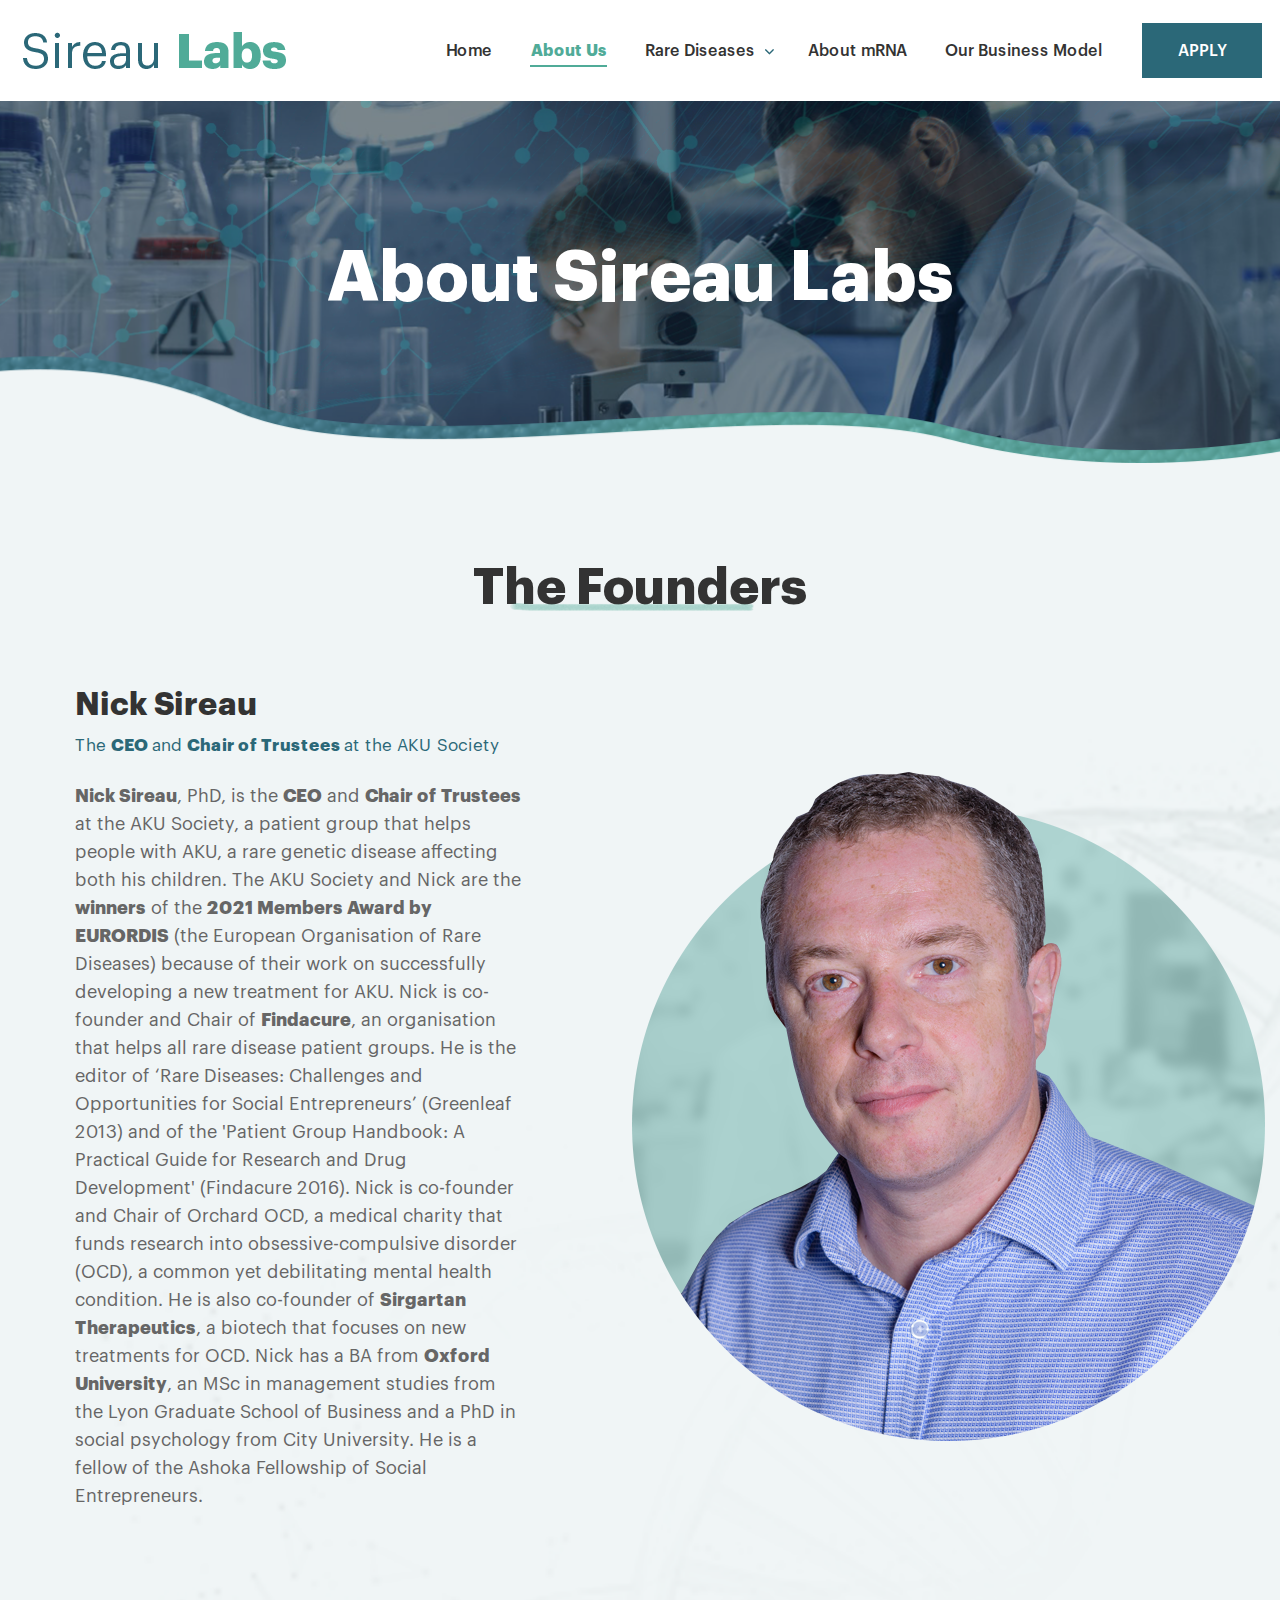
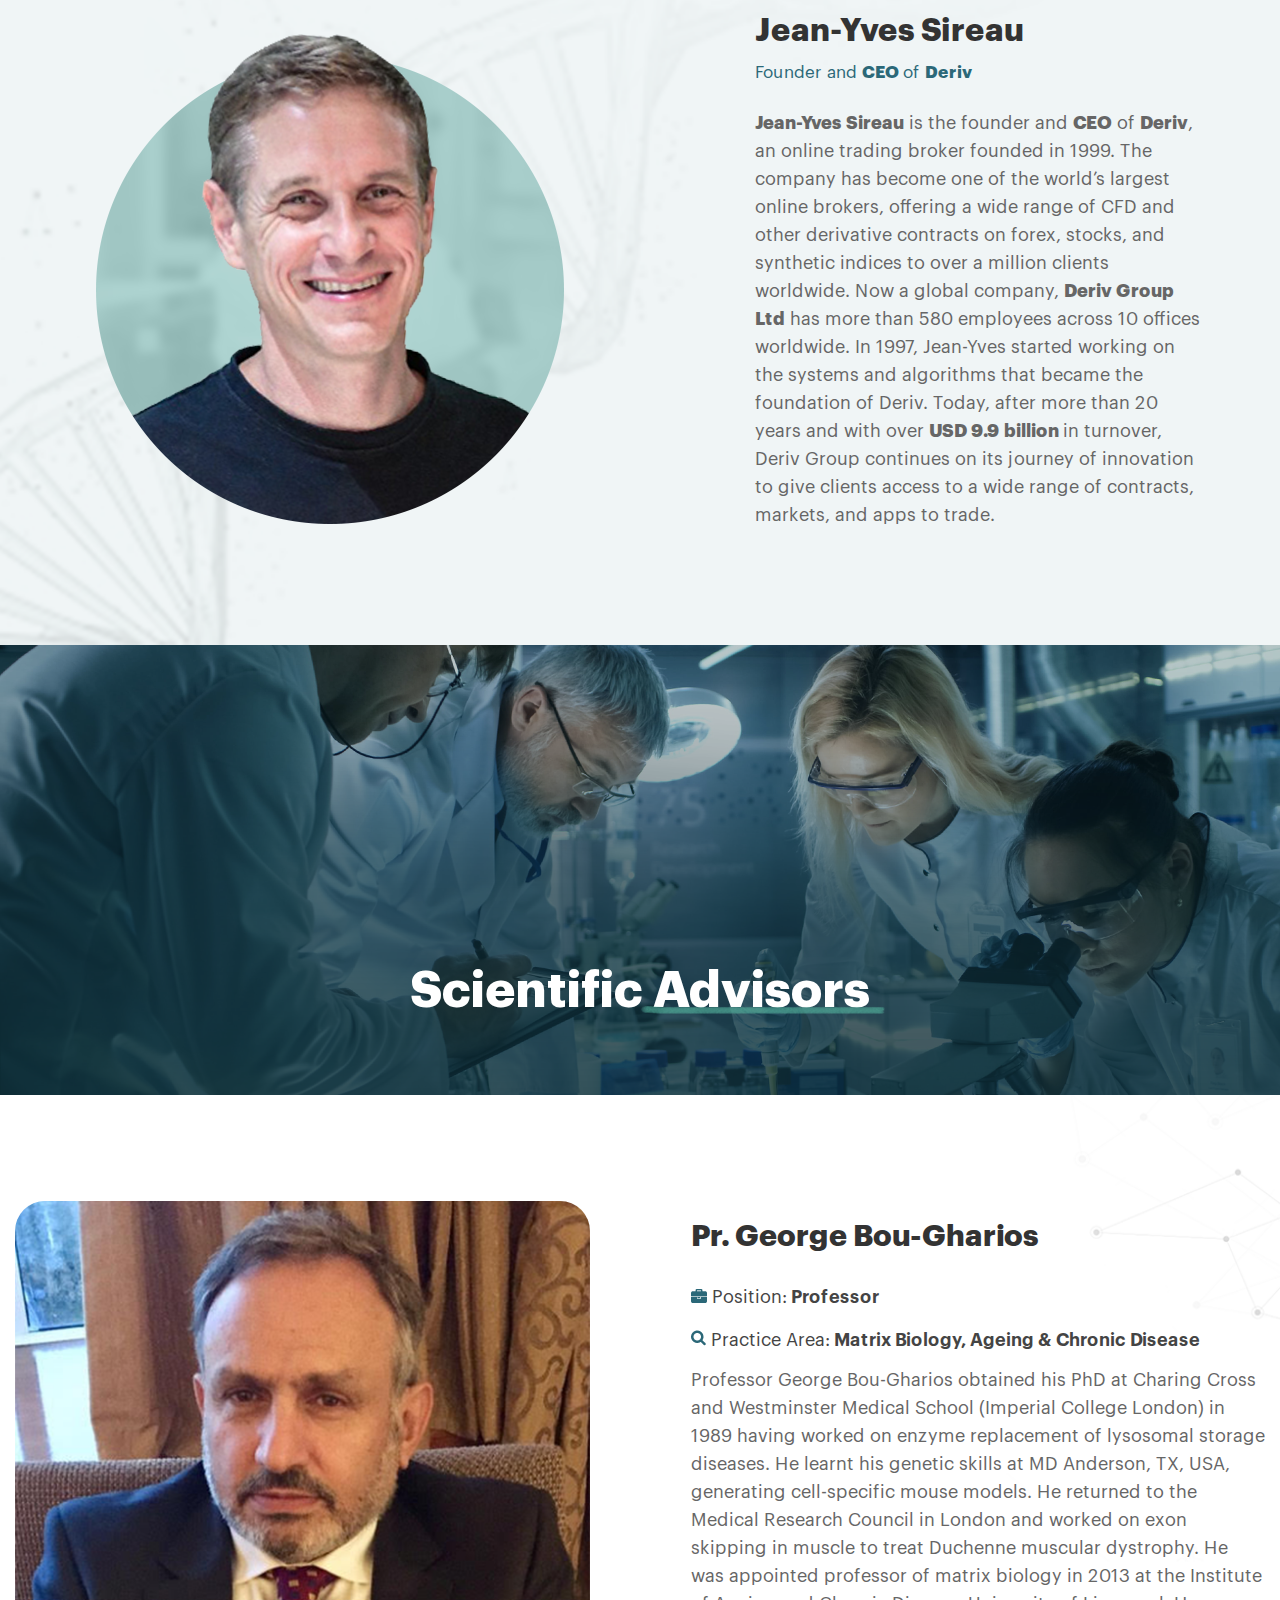
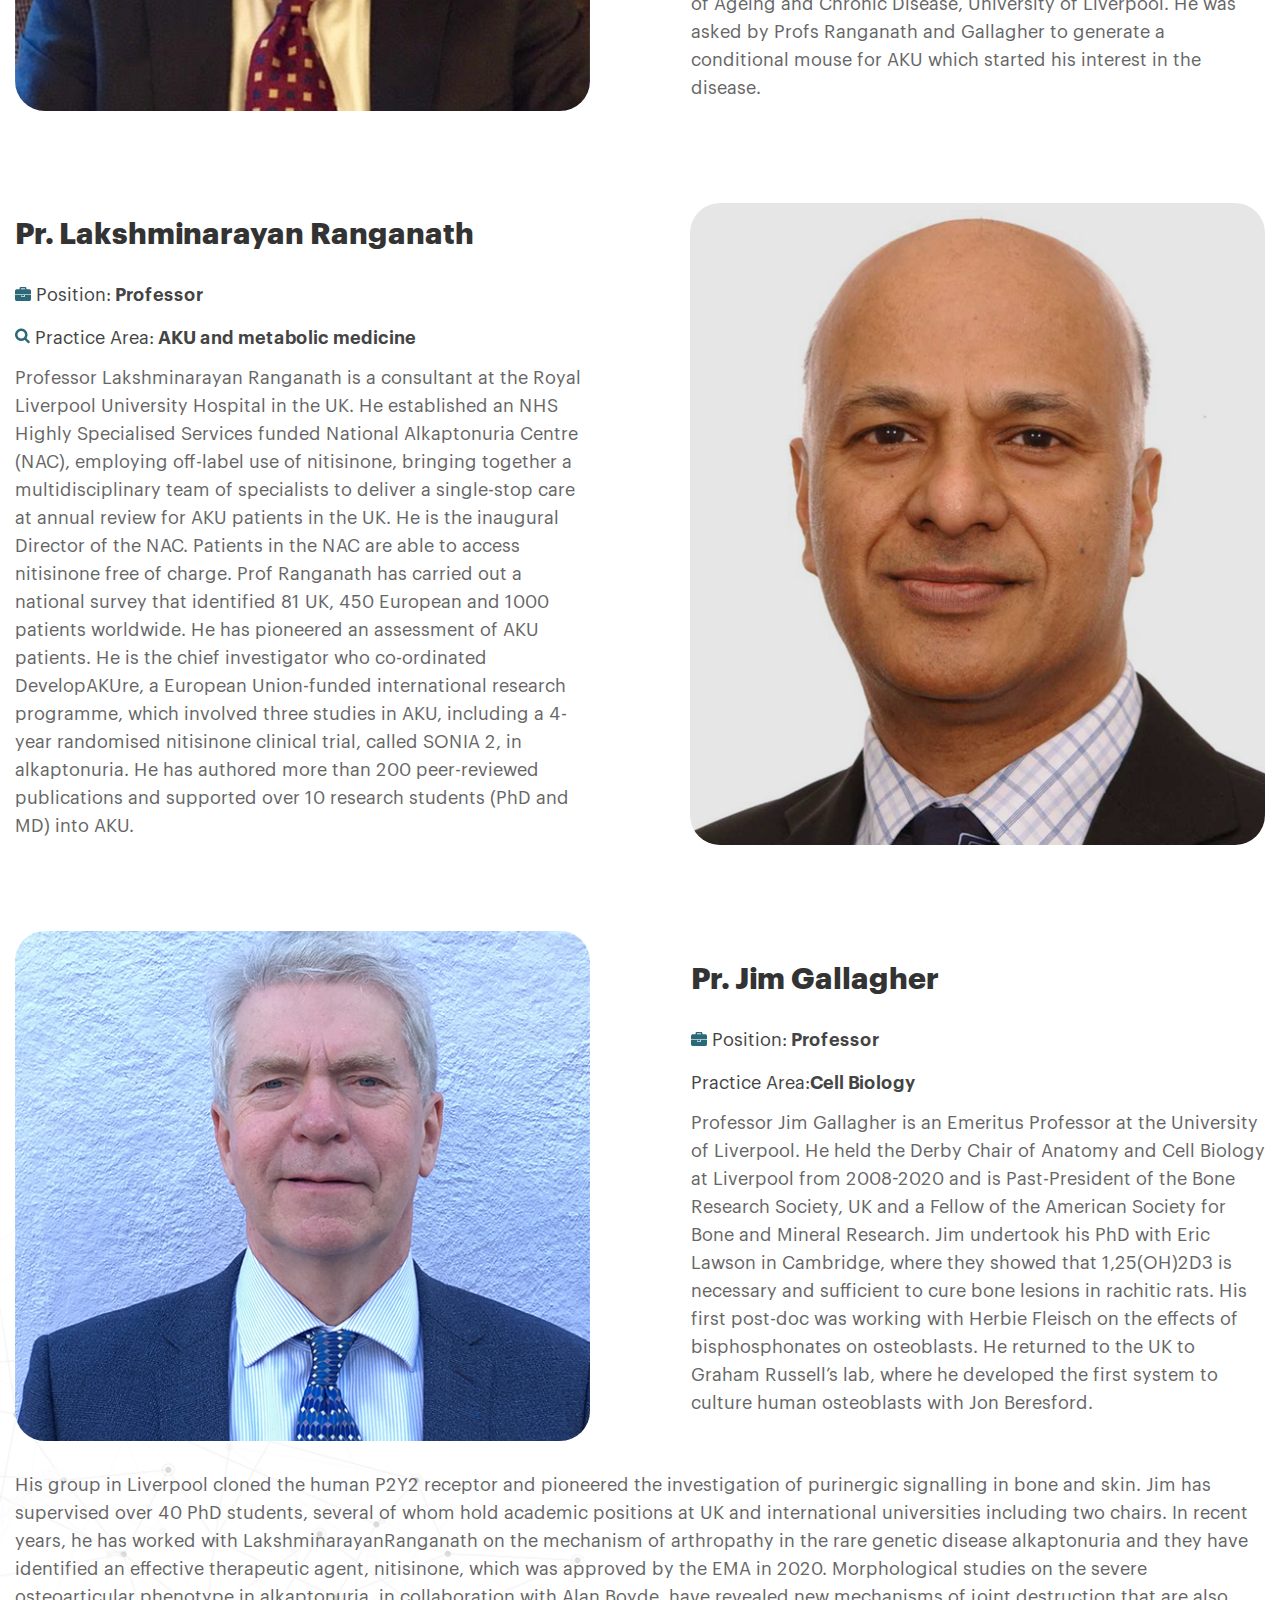
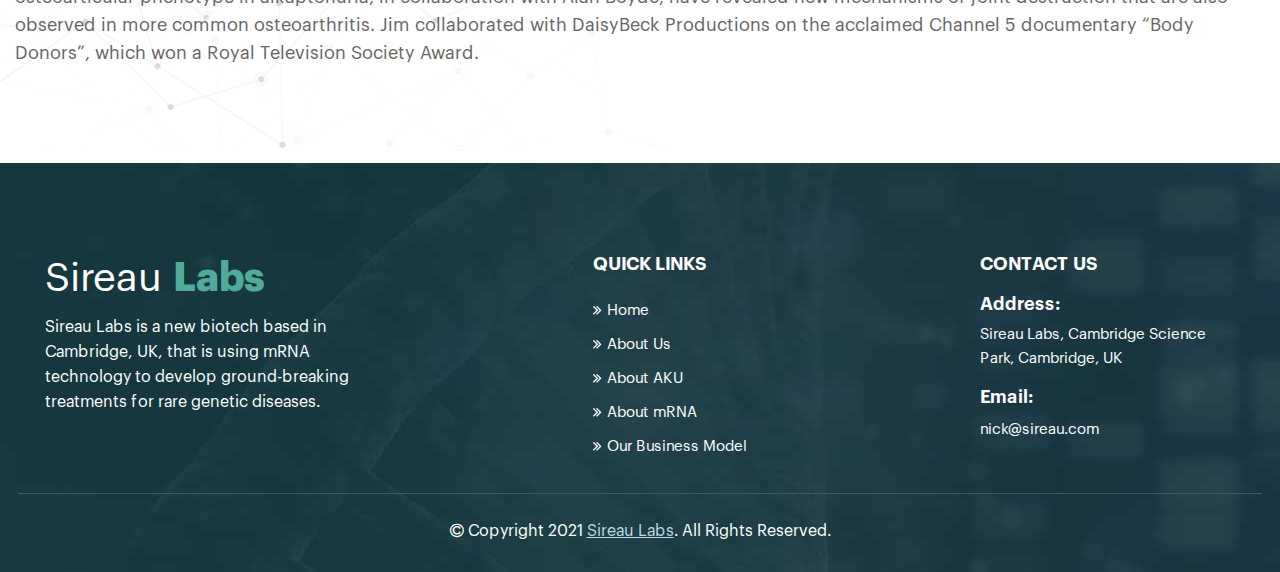
<file: aboutus.html>
<!doctype html>
<html lang="en">
  <head>
   
    <meta charset="utf-8">
    <meta name="viewport" content="width=device-width; initial-scale=1.0; maximum-scale=1.0; user-scalable=0;" />
    <link rel="shortcut icon" href="images/fav.png" type="image/x-icon" />
     <link rel="stylesheet" href="css/bootstrap.min.css">
    <link href="css/owl.carousel.css" rel="stylesheet" />
    <link rel="stylesheet" href="css/style.css">
    <link rel="stylesheet" href="css/resp.css">
    <link rel="stylesheet" href="https://use.fontawesome.com/releases/v5.6.3/css/all.css" integrity="sha384-UHRtZLI+pbxtHCWp1t77Bi1L4ZtiqrqD80Kn4Z8NTSRyMA2Fd33n5dQ8lWUE00s/" crossorigin="anonymous"/>
    <link rel="stylesheet" href="https://stackpath.bootstrapcdn.com/font-awesome/4.7.0/css/font-awesome.min.css">
    <title>Sireau Labs</title> 
  </head>
  
  
  <header class="nav_header">  
 <div class="container-fluid navigation-head">
   <nav class="navbar navbar-expand-lg navbar-light ">
     <a class="navbar-brand" href="/"><img src="images/logo.png"></a>


     <div class="form-inline header_button apply-btn">
      <a href="mailto:nick@sireau.com" class="btn btn-outline-success my-2 my-sm-0 apply">APPLY</a>
        </div>


        <button class="navbar-toggler navbar-toggle collapsed" type="button" data-toggle="collapse" data-target="#navbarText" aria-controls="navbarText" aria-expanded="false" aria-label="Toggle navigation">
          <span class="icon-bar top-bar"></span>
          <span class="icon-bar middle-bar"></span>
          <span class="icon-bar bottom-bar"></span>
         </button>

     

     <div class="collapse navbar-collapse" id="navbarText">
       <ul class="navbar-nav ml-auto">
     
         <li class="nav-item ">
           <a class="nav-link" href="/">Home <span class="sr-only">(current)</span></a>
         </li>
         <li class="nav-item active">
           <a class="nav-link about_menu_link" href="/aboutus.html">About Us</a>
         </li>
         <li class="nav-item">
          <div class="dropdown"><a class="nav-link  nv-exp about_menu_link how_it_works_link arrow" type="button" data-toggle="dropdown">Rare Diseases
            <span class="caret"></span></a>
            <ul class="dropdown-menu">
              <li> <a class="subnav-link" href="/about-aku.html">AKU</a></li>
            </ul>
          </div>
         </li>
           <li class="nav-item">
           <a class="nav-link" href="/about-mrna.html">About mRNA</a>
         </li>
          <li class="nav-item">
           <a class="nav-link" href="/businessmodel.html">Our Business Model</a>
         </li>
     
     <div class="form-inline header_button apply-resp">
       <a href="mailto:nick@sireau.com" class="btn btn-outline-success my-2 my-sm-0 apply">APPLY</a>
         </div>
           </ul>
            </div>
   </nav>
  </div>
   </header>  
  
  <body>



    <section class="about">
      <div class="container">
        <div class="about-head">
          <h2>About Sireau Labs</h2>
        </div>
      </div>
    </section>

    <section class="founders">
      <div class="container about-founder rec-founder">
        <div class="founder-head">
          <h3>The Founders</h3>
        </div>


        <div class="row found found-rec">
          <div class="col-md">
              <div class="ceo">
                <h4>Nick Sireau</h4>
                <h5>The <span class="chair">CEO </span> and  <span class="chair">Chair of Trustees </span> at the AKU Society</h5>
                <p><span class="span-bold">Nick Sireau</span>, PhD, is the <span class="span-bold">CEO</span> and <span class="span-bold">Chair of Trustees</span> at the AKU Society, a patient group that helps people with AKU, a rare genetic disease affecting both his children. The AKU Society and Nick are the <span class="span-bold">winners</span> of the <span class="span-bold">2021 Members Award by EURORDIS</span> (the European Organisation of Rare Diseases) because of their work on successfully developing a new treatment for AKU. Nick is co-founder and Chair of <span class="span-bold">Findacure</span>, an organisation that helps all rare disease patient groups. He is the editor of ‘Rare Diseases: Challenges and Opportunities for Social Entrepreneurs’ (Greenleaf 2013) and of the 'Patient Group Handbook: A Practical Guide for Research and Drug Development' (Findacure 2016). Nick is co-founder and Chair of Orchard OCD, a medical charity that funds research into obsessive-compulsive disorder (OCD), a common yet debilitating mental health condition. He is also co-founder of  <span class="span-bold">Sirgartan Therapeutics</span>, a biotech that focuses on new treatments for OCD. Nick has a BA from <span class="span-bold">Oxford University</span>, an MSc in management studies from the Lyon Graduate School of Business and a PhD in social psychology from City University. He is a fellow of the Ashoka Fellowship of Social Entrepreneurs.</p>
              </div>
          </div>
          <div class="col-md">
            <img class="about-img abt" src="images/ceo.png">
          </div>
        </div>




        <div class="row found found-sec">
          <div class="col-md yves">
            <img class="about-img" src="images/jean.png">
          
          </div>
          <div class="col-md  jean">
            <div class="ceo ceo-deriv">
              <h4>Jean-Yves Sireau </h4>
              <h5>Founder and <span class="chair">CEO </span> of <span class="chair">Deriv</span></h5>
             <p><span class="span-bold">Jean-Yves Sireau</span> is the founder and <span class="span-bold">CEO</span> of <span class="span-bold">Deriv</span>, an online trading broker founded in 1999. The company has become one of the world’s largest online brokers, offering a wide range of CFD and other derivative contracts on forex, stocks, and synthetic indices to over a million clients worldwide. Now a global company, <span class="span-bold">Deriv Group Ltd</span> has more than 580 employees across 10 offices worldwide. In 1997, Jean-Yves started working on the systems and algorithms that became the foundation of Deriv. Today, after more than 20 years and with over <span class="span-bold">USD 9.9 billion </span>in turnover, Deriv Group continues on its journey of innovation to give clients access to a wide range of contracts, markets, and apps to trade.</p>
            </div>
          </div>
        </div>


      </div>
    </section>




    <section class="advisors">
      <div class="container about-founder">
        <div class="advisor-head">
          <h3>Scientific Advisors</h3>
        </div>
      </div>
    </section>




    <section class="position">
      <div class="container about-founder">
        

        <div class="row position-sec">
          <div class="col-md ">
            <img class="position-img pro-img" src="images/pro-one.png">
          
          </div>
          <div class="col-md ">
            <div class="pro">
              <h4>Pr. George Bou-Gharios </h4>
              <h5><span class="pro-span profsr">Position:</span> Professor </h5>
              <div class="practice-area">
              <h5><span class="pro-span area"> Practice Area:</span> Matrix Biology, Ageing & Chronic Disease</h5></div>
             <p>Professor George Bou-Gharios obtained his PhD at Charing Cross and Westminster Medical School (Imperial College London) in 1989 having worked on enzyme replacement of lysosomal storage diseases. He learnt his genetic skills at MD Anderson, TX, USA, generating cell-specific mouse models. He returned to the Medical Research Council in London and worked on exon skipping in muscle to treat Duchenne muscular dystrophy.  He was appointed professor of matrix biology in 2013 at the Institute of Ageing and Chronic Disease, University of Liverpool. He was asked by Profs Ranganath and Gallagher to generate a conditional mouse for AKU which started his interest in the disease.</p>
            </div>
          </div>
        </div>




        <div class="row position-sec pos-second">     
          <div class="col-md ">
            <div class="pro">
              <h4>Pr. Lakshminarayan Ranganath </h4>
             
              <h5><span class="pro-span profsr">Position:</span> Professor </h5>
          
            <div class="practice-area">
              <h5><span class="pro-span area"> Practice Area:</span> AKU and metabolic medicine</h5>
            </div>
             <p>Professor Lakshminarayan Ranganath is a consultant at the Royal Liverpool University Hospital in the UK. He established an NHS Highly Specialised Services funded National Alkaptonuria Centre (NAC), employing off-label use of nitisinone, bringing together a multidisciplinary team of specialists to deliver a single-stop care at annual review for AKU patients in the UK. He is the inaugural Director of the NAC. Patients in the NAC are able to access nitisinone free of charge. Prof Ranganath has carried out a national survey that identified 81 UK, 450 European and 1000 patients worldwide. He has pioneered an assessment of AKU patients. He is the chief investigator who co-ordinated DevelopAKUre, a European Union-funded international research programme, which involved three studies in AKU, including a 4-year randomised nitisinone clinical trial, called SONIA 2, in alkaptonuria. He has authored more than 200 peer-reviewed publications and supported over 10 research students (PhD and MD) into AKU.</p>
            </div>
          </div>

          <div class="col-md ">
            <img class="position-img pos-two" src="images/pro-two.png">
          
          </div>
        </div>



        <div class="row position-sects">
          <div class="col-md ">
            <img class="position-img" src="images/pro-three.png">
          
          </div>
          <div class="col-md ">
            <div class="pro">
              <h4>Pr. Jim Gallagher</h4>
              <h5><span class="pro-span profsr">Position:</span> Professor </h5>
              <h5><span class="pro-span area"> Practice Area:</span>Cell Biology</h5>
             <p>Professor Jim Gallagher is an Emeritus Professor at the University of Liverpool. He held the Derby Chair of Anatomy and Cell Biology at Liverpool from 2008-2020 and is Past-President of the Bone Research Society, UK and a Fellow of the American Society for Bone and Mineral Research. Jim undertook his PhD with Eric Lawson in Cambridge, where they showed that 1,25(OH)2D3 is necessary and sufficient to cure bone lesions in rachitic rats. His first post-doc was working with Herbie Fleisch on the effects of bisphosphonates on osteoblasts. He returned to the UK to Graham Russell’s lab, where he developed the first system to culture human osteoblasts with Jon Beresford.</p>
            </div>
          </div>
        </div>

        <div class="section-propara">
          <p>His group in Liverpool cloned the human P2Y2 receptor and pioneered the investigation of purinergic signalling in bone and skin. Jim has supervised over 40 PhD students, several of whom hold academic positions at UK and international universities including two chairs. In recent years, he has worked with LakshminarayanRanganath on the mechanism of arthropathy in the rare genetic disease alkaptonuria and they have identified an effective therapeutic agent, nitisinone, which was approved by the EMA in 2020. Morphological studies on the severe osteoarticular phenotype in alkaptonuria, in collaboration with Alan Boyde, have revealed new mechanisms of joint destruction that are also observed in more common osteoarthritis. Jim collaborated with DaisyBeck Productions on the acclaimed Channel 5 documentary “Body Donors”, which won a Royal Television Society Award.</p>
        </div>

    
      </div>
    </section>



    <footer class="footer-full">
        <div class="container foot">
          <div class="row footer-one">
            <div class="col-md-6 foot-one">
              <h5><a href="/">Sireau <span class="lab">Labs</span></a></h5>
             <p>Sireau Labs is a new biotech based in Cambridge, UK, that is using mRNA technology to develop ground-breaking treatments for rare genetic diseases. </p>
            </div>
            <div class="col-md-3 foot-two">
              <h5>QUICK LINKS</h5>
              <ul class="foot-ul">
                <li><a href="/">Home</a></li>
                <li><a href="/aboutus.html">About Us</a></li>
                <li><a href="/about-aku.html">About AKU</a></li>
                <li><a href="/about-mrna.html">About mRNA</a></li>
                <li><a href="/businessmodel.html">Our Business Model</a></li>
              </ul>
            </div>
            <div class="col-md-3 foot-three">
              <div class="ftt">
                <h5>CONTACT US</h5>
                <h6>Address:</h6>
                <p>Sireau Labs, Cambridge Science Park, Cambridge, UK</p>
                <h6>Email:</h6>
                <a class="mail" href="mailto:nick@sireau.com">nick@sireau.com</a>
              </div>
            </div>
          </div>
          <div class="row copy">
            <div class="copyright">
              <p><i class="fa fa-copyright" aria-hidden="true"></i> Copyright 2021 <a href="/" class="right-a">Sireau Labs</a>. All Rights Reserved.</p>
            </div>
          </div>
        </div>
      </footer>
    
    
    
    
      <script src="js/jquery.min.js"></script>
      <script src="js/jquery.nice-select.min.js"></script>
      <script src="js/bootstrap.min.js"></script>
    </body>  
    </html>
</file>
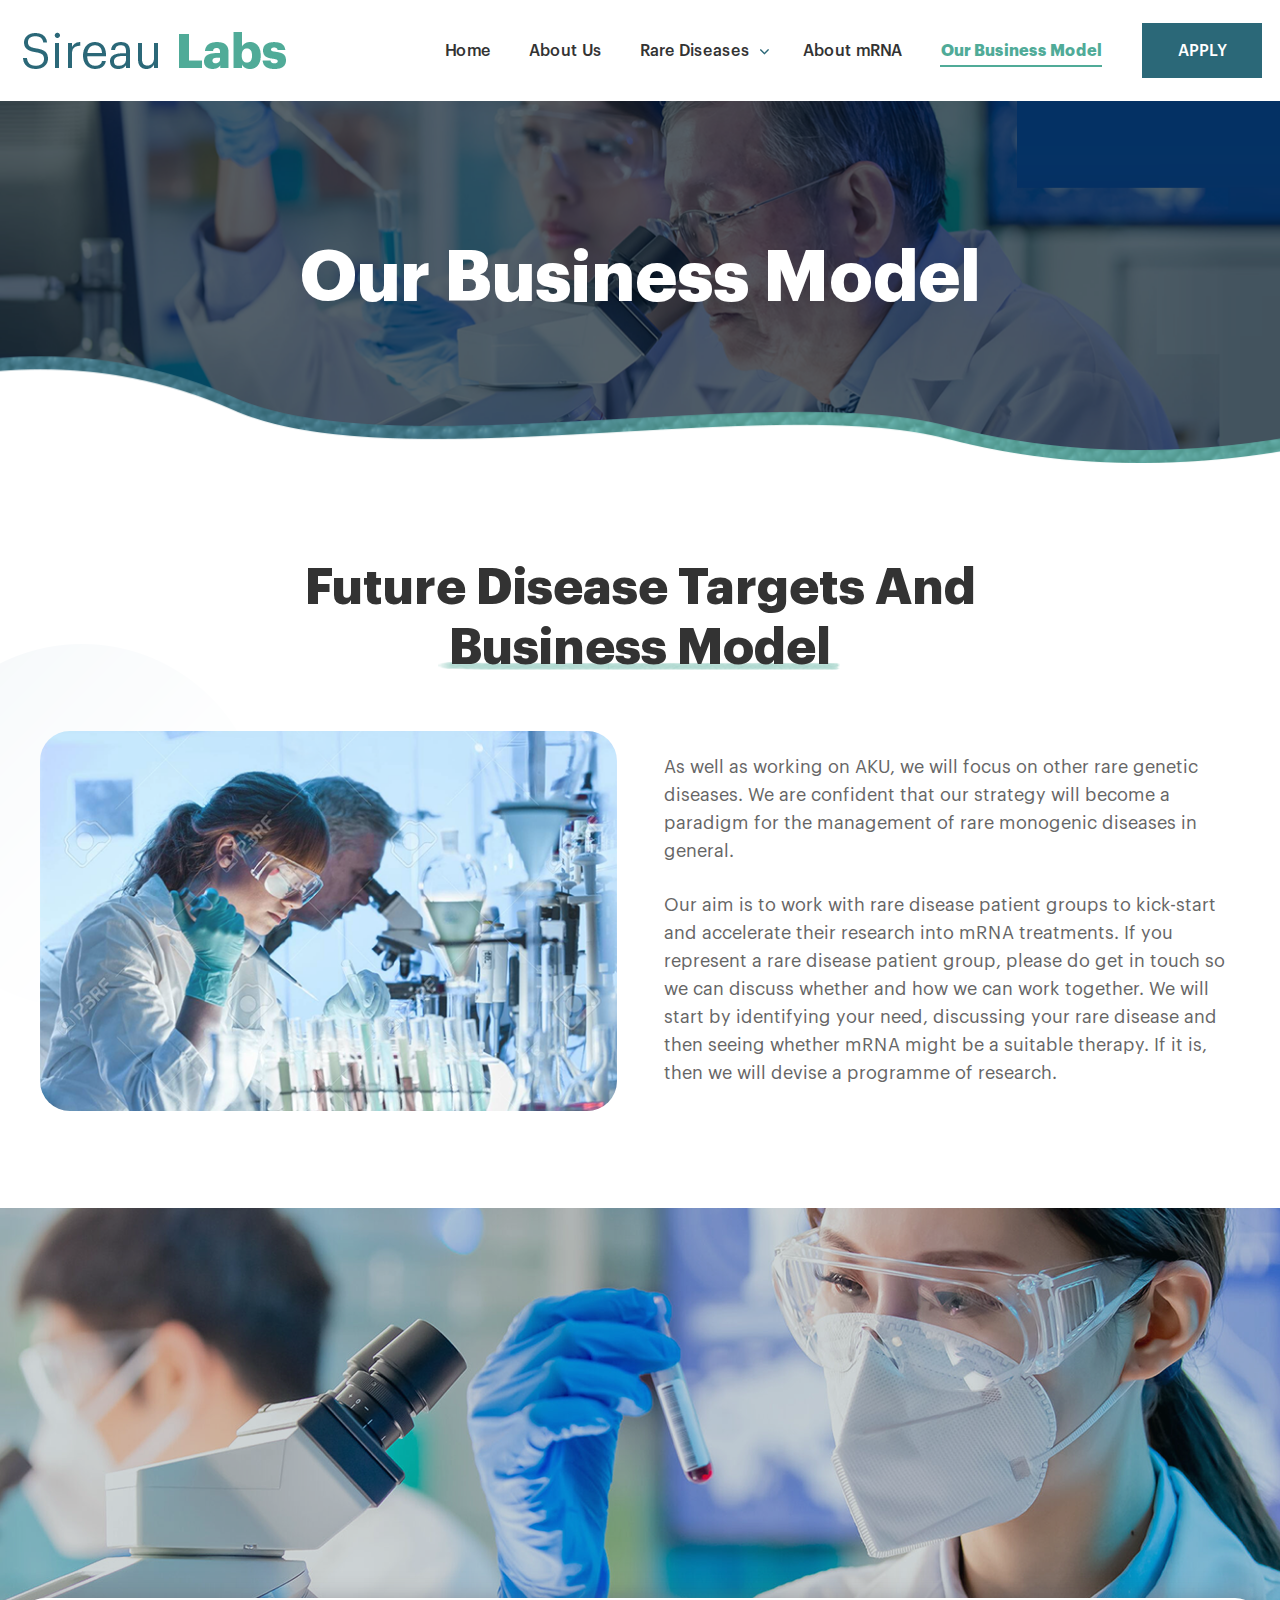
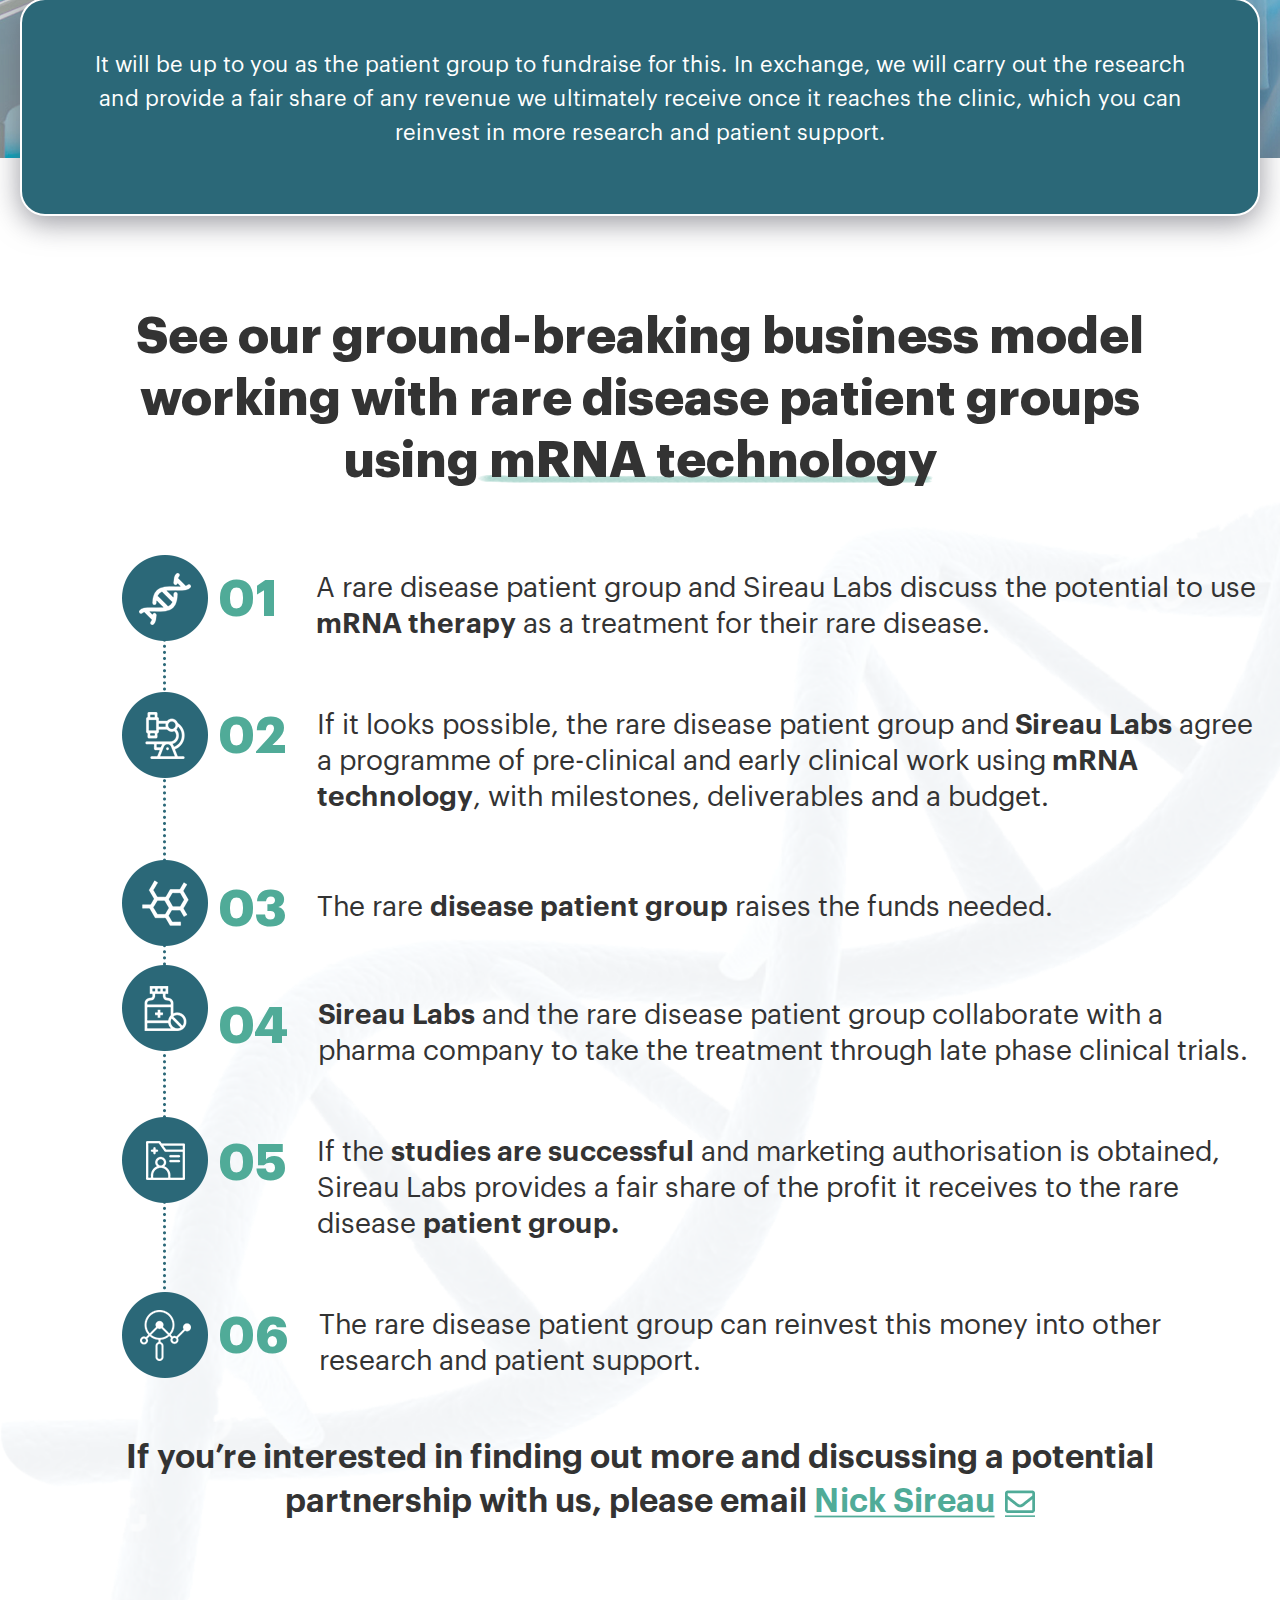
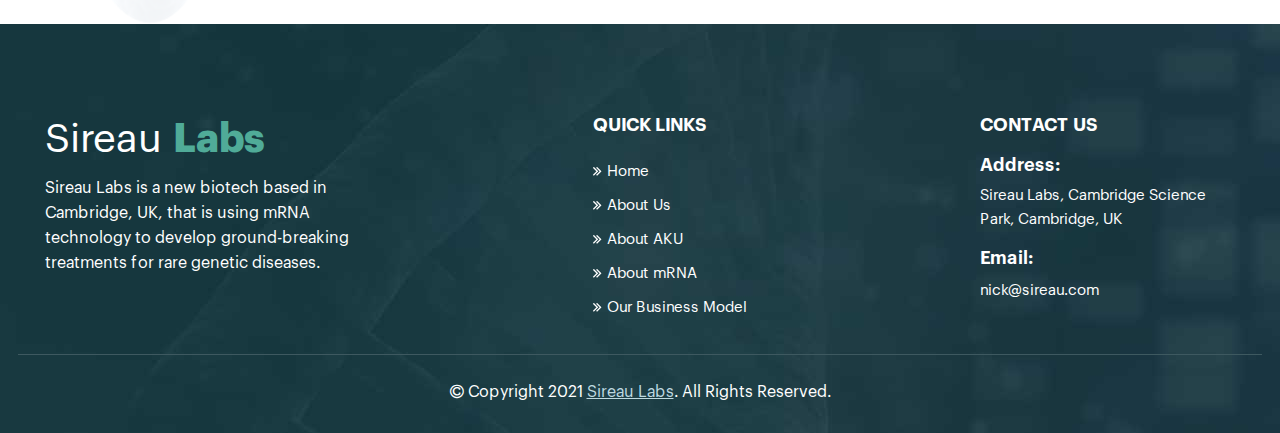
<file: businessmodel.html>
<!doctype html>
<html lang="en">
  <head>
   
    <meta charset="utf-8">
    <meta name="viewport" content="width=device-width; initial-scale=1.0; maximum-scale=1.0; user-scalable=0;" />
    <link rel="shortcut icon" href="images/fav.png" type="image/x-icon" />
     <link rel="stylesheet" href="css/bootstrap.min.css">
    <link href="css/owl.carousel.css" rel="stylesheet" />
    <link rel="stylesheet" href="css/style.css">
    <link rel="stylesheet" href="css/resp.css">
    <link rel="stylesheet" href="https://use.fontawesome.com/releases/v5.6.3/css/all.css" integrity="sha384-UHRtZLI+pbxtHCWp1t77Bi1L4ZtiqrqD80Kn4Z8NTSRyMA2Fd33n5dQ8lWUE00s/" crossorigin="anonymous"/>
    <link rel="stylesheet" href="https://stackpath.bootstrapcdn.com/font-awesome/4.7.0/css/font-awesome.min.css">
    <title>Sireau Labs</title> 
  </head>
  
  
  <header class="nav_header">  
 <div class="container-fluid navigation-head">
   <nav class="navbar navbar-expand-lg navbar-light ">
     <a class="navbar-brand" href="/"><img src="images/logo.png"></a>


     <div class="form-inline header_button apply-btn">
      <a href="mailto:nick@sireau.com" class="btn btn-outline-success my-2 my-sm-0 apply">APPLY</a>
        </div>
        

        <button class="navbar-toggler navbar-toggle collapsed" type="button" data-toggle="collapse" data-target="#navbarText" aria-controls="navbarText" aria-expanded="false" aria-label="Toggle navigation">
          <span class="icon-bar top-bar"></span>
          <span class="icon-bar middle-bar"></span>
          <span class="icon-bar bottom-bar"></span>
         </button>

     

     <div class="collapse navbar-collapse" id="navbarText">
       <ul class="navbar-nav ml-auto">
     
         <li class="nav-item ">
           <a class="nav-link" href="/">Home <span class="sr-only">(current)</span></a>
         </li>
         <li class="nav-item">
           <a class="nav-link about_menu_link" href="/aboutus.html">About Us</a>
         </li>
         <li class="nav-item">
          <div class="dropdown"><a class="nav-link  nv-exp about_menu_link how_it_works_link arrow" type="button" data-toggle="dropdown">Rare Diseases
            <span class="caret"></span></a>
            <ul class="dropdown-menu">
              <li> <a class="subnav-link" href="/about-aku.html">AKU</a></li>
            </ul>
          </div>
         </li>
           <li class="nav-item">
           <a class="nav-link" href="/about-mrna.html">About mRNA</a>
         </li>
          <li class="nav-item active">
           <a class="nav-link" href="/businessmodel.html">Our Business Model</a>
         </li>
     
     <div class="form-inline header_button apply-resp">
       <a href="mailto:nick@sireau.com" class="btn btn-outline-success my-2 my-sm-0 apply">APPLY</a>
         </div>
           </ul>
            </div>
   </nav>
  </div>
   </header> 
  
  <body>

<section class="business-banner">
    <div class="container">
        <div class="busnss-head">
            <h2>Our Business Model</h2>
        </div>
    </div>
</section>
<section class="graphics">
    <div class="container">

    </div>
</section>

<section class="future-vv">
    <div class="container about-founder">
        <div class="future-head future-v">
            <h2>Future Disease Targets <span class="model-span">And Business Model</span></h2>
        </div>


        <div class="row future-row">
            <div class="col-md">
                <img class="future-img" src="images/future-img.png">
            </div>
            <div class="col-md">
            <div class="future-sect">
                <p>As well as working on AKU, we will focus on other rare genetic diseases. We are confident that our strategy will become a paradigm for the management of rare monogenic diseases in general.</p>
                <p>Our aim is to work with rare disease patient groups to kick-start and accelerate their research into mRNA treatments. If you represent a rare disease patient group, please do get in touch so we can discuss whether and how we can work together. We will start by identifying your need, discussing your rare disease and then seeing whether mRNA might be a suitable therapy. If it is, then we will devise a programme of research. </p>
            </div>
            </div>
        </div>



    </div>
</section>

<section class="medicine">
    <div class="container"></div>
</section>

<section class="medicine-up">
    <div class="container med-ban">
        <div class="med-para">
            <p>It will be up to you as the patient group to fundraise for this. In exchange, we will carry out the research
                and provide a fair share of any revenue we ultimately receive once it reaches the clinic, which you can reinvest in more research and patient support.</p>
        </div>
    </div>
</section>



<section class="tech">
    <div class="container about-founder">
      <div class="ground-head">
        <h2>See our ground-breaking business model
          working with rare disease patient groups
          using <span class="groups">mRNA technology</span></h2>
      </div>
  
      <div class="count">
        <div class="row">
<div class="col-md-1"></div>
<div class="col-md-11">
        <div class="count-therapy cnt-one">

          <img class="count-img" src="images/icon1.png">
          <div class="cnt-count">
          <h3>01</h3>
       
          <p>A rare disease patient group and Sireau Labs discuss the potential to use<span class="para-bold"> mRNA therapy</span> as a treatment for their rare disease.</p>
        </div>
      </div>


        <div class="count-therapy cnt-two">
         
          <img class="count-img" src="images/icon2.png">
          <div class="cnt-count">
          <h3>02</h3>
 
          <p>If it looks possible, the rare disease patient group and<span class="para-bold"> Sireau Labs</span> agree a programme of pre-clinical and early clinical work using<span class="para-bold">  mRNA technology</span>, with milestones, deliverables and a budget.</p>
        </div>
      </div>

        <div class="count-therapy cnt-three">
      
          <img class="count-img" src="images/icon3.png">
          <div class="cnt-count">
          <h3>03</h3>

          <p>The rare <span class="para-bold">disease patient group</span> raises the funds needed.</p>
        </div>
      </div>

        <div class="count-therapy cnt-four">
   
          <img class="count-img" src="images/icon4.png">
          <div class="cnt-count">
          <h3>04</h3>

          <p><span class="para-bold">Sireau Labs</span> and the rare disease patient group collaborate with a pharma company to take the treatment through late phase clinical trials.</p>
        </div>
      </div>

        <div class="count-therapy cnt-five">
       
          <img class="count-img" src="images/icon5.png">
          <div class="cnt-count">
          <h3>05</h3>

          <p>If the <span class="para-bold">studies are successful</span>  and marketing authorisation is obtained, Sireau Labs provides a fair share of the profit it receives to the rare disease <span class="para-bold">patient group.</span></p>
        </div>
      </div>


        <div class="count-therapy cnt-six">
      
          <img class="count-img" src="images/icon6.png">
              <div class="cnt-count">
          <h3>06</h3>
     
          <p>The rare disease patient group can reinvest this money into other 
            research and patient support.</p>
        </div>
      </div>
      </div>
    </div>
      </div>
      
    <div class="nick">
        <h2>If you’re interested in finding out more and discussing a potential partnership with us, please email <a href="mailto:nick@sireau.com"> Nick Sireau</a></h2>
      </div>
    </div>
</section>



    <footer class="footer-full">
        <div class="container foot">
          <div class="row footer-one">
            <div class="col-md-6 foot-one">
              <h5><a href="/">Sireau <span class="lab">Labs</span></a></h5>
             <p>Sireau Labs is a new biotech based in Cambridge, UK, that is using mRNA technology to develop ground-breaking treatments for rare genetic diseases. </p>
            </div>
            <div class="col-md-3 foot-two">
              <h5>QUICK LINKS</h5>
              <ul class="foot-ul">
                <li><a href="/">Home</a></li>
                <li><a href="/aboutus.html">About Us</a></li>
                <li><a href="/about-aku.html">About AKU</a></li>
                <li><a href="/about-mrna.html">About mRNA</a></li>
                <li><a href="/businessmodel.html">Our Business Model</a></li>
              </ul>
            </div>
            <div class="col-md-3 foot-three">
              <div class="ftt">
                <h5>CONTACT US</h5>
                <h6>Address:</h6>
                <p>Sireau Labs, Cambridge Science Park, Cambridge, UK</p>
                <h6>Email:</h6>
                <a class="mail" href="mailto:nick@sireau.com">nick@sireau.com</a>
              </div>
            </div>
          </div>
          <div class="row copy">
            <div class="copyright">
              <p><i class="fa fa-copyright" aria-hidden="true"></i> Copyright 2021 <a href="/" class="right-a">Sireau Labs</a>. All Rights Reserved.</p>
            </div>
          </div>
        </div>
      </footer>
    
    
    
    
      <script src="js/jquery.min.js"></script>
      <script src="js/jquery.nice-select.min.js"></script>
      <script src="js/bootstrap.min.js"></script>
    </body>  
    </html>
</file>
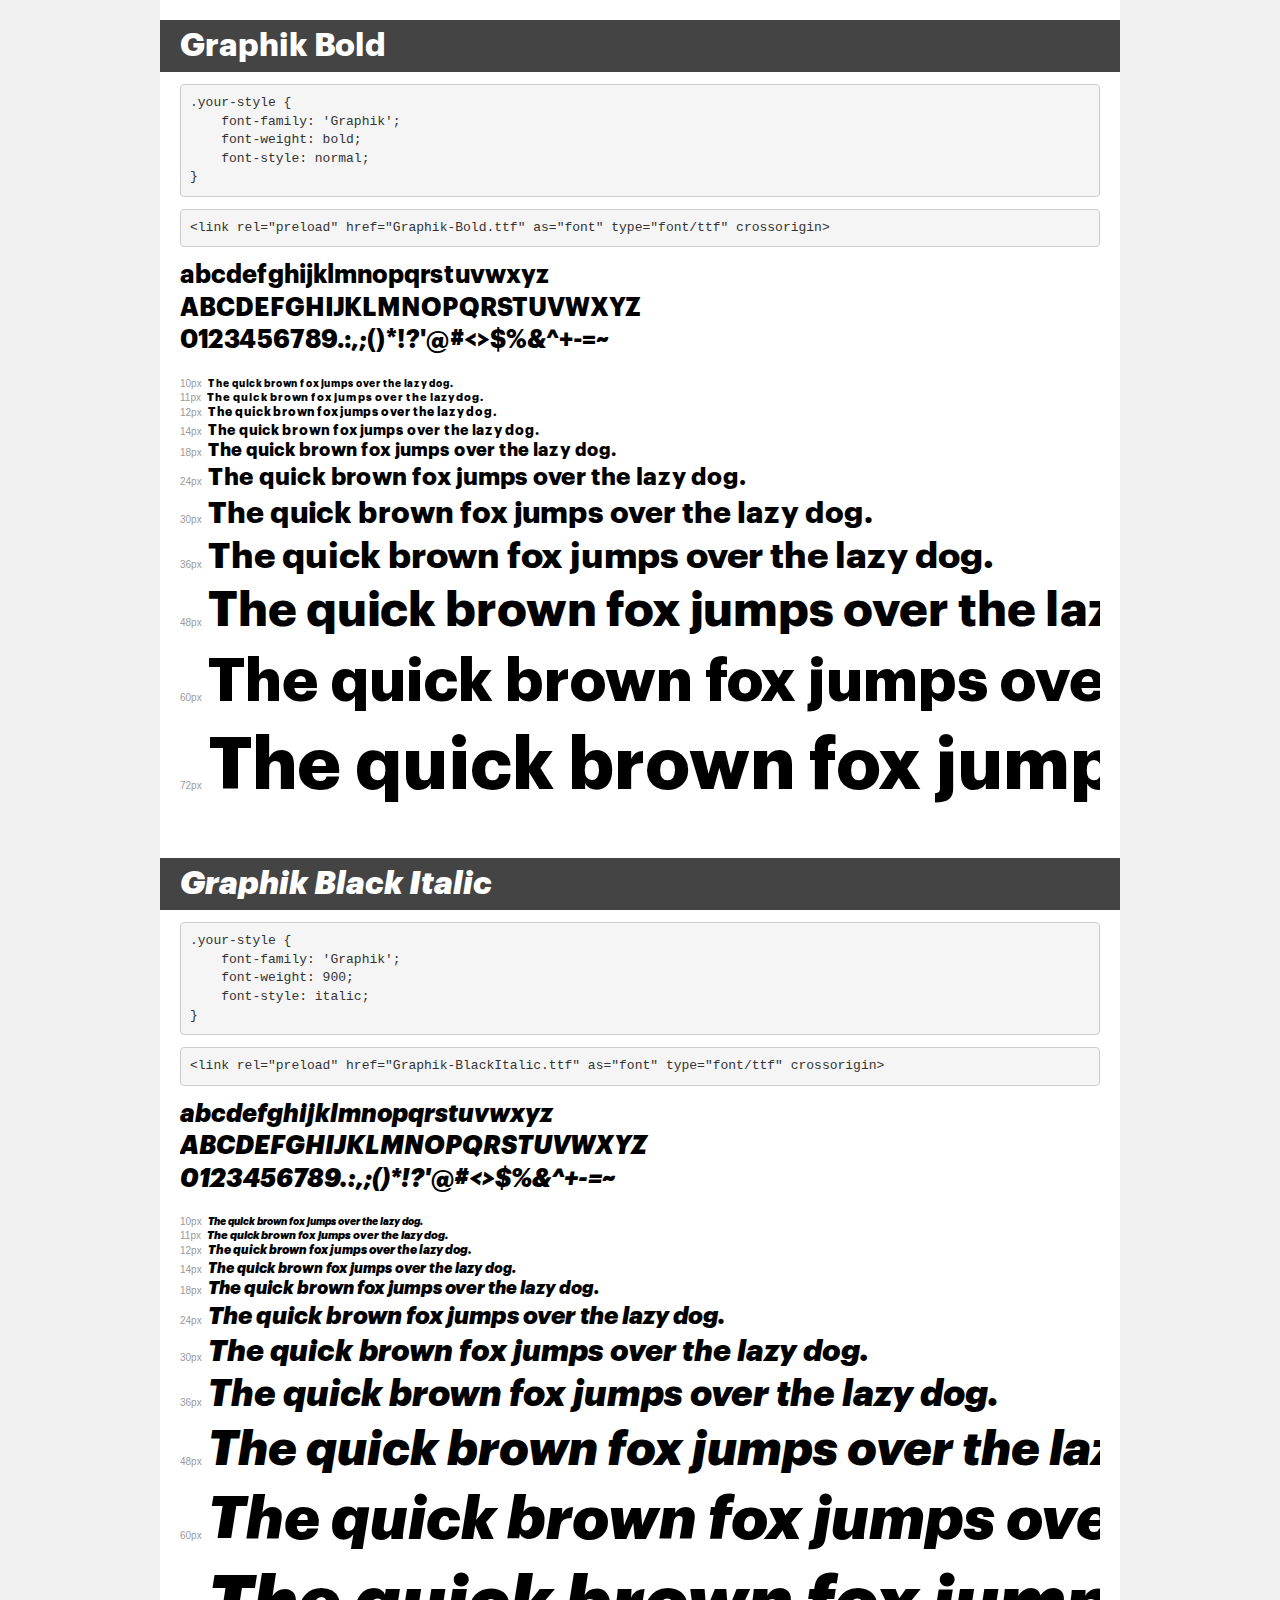
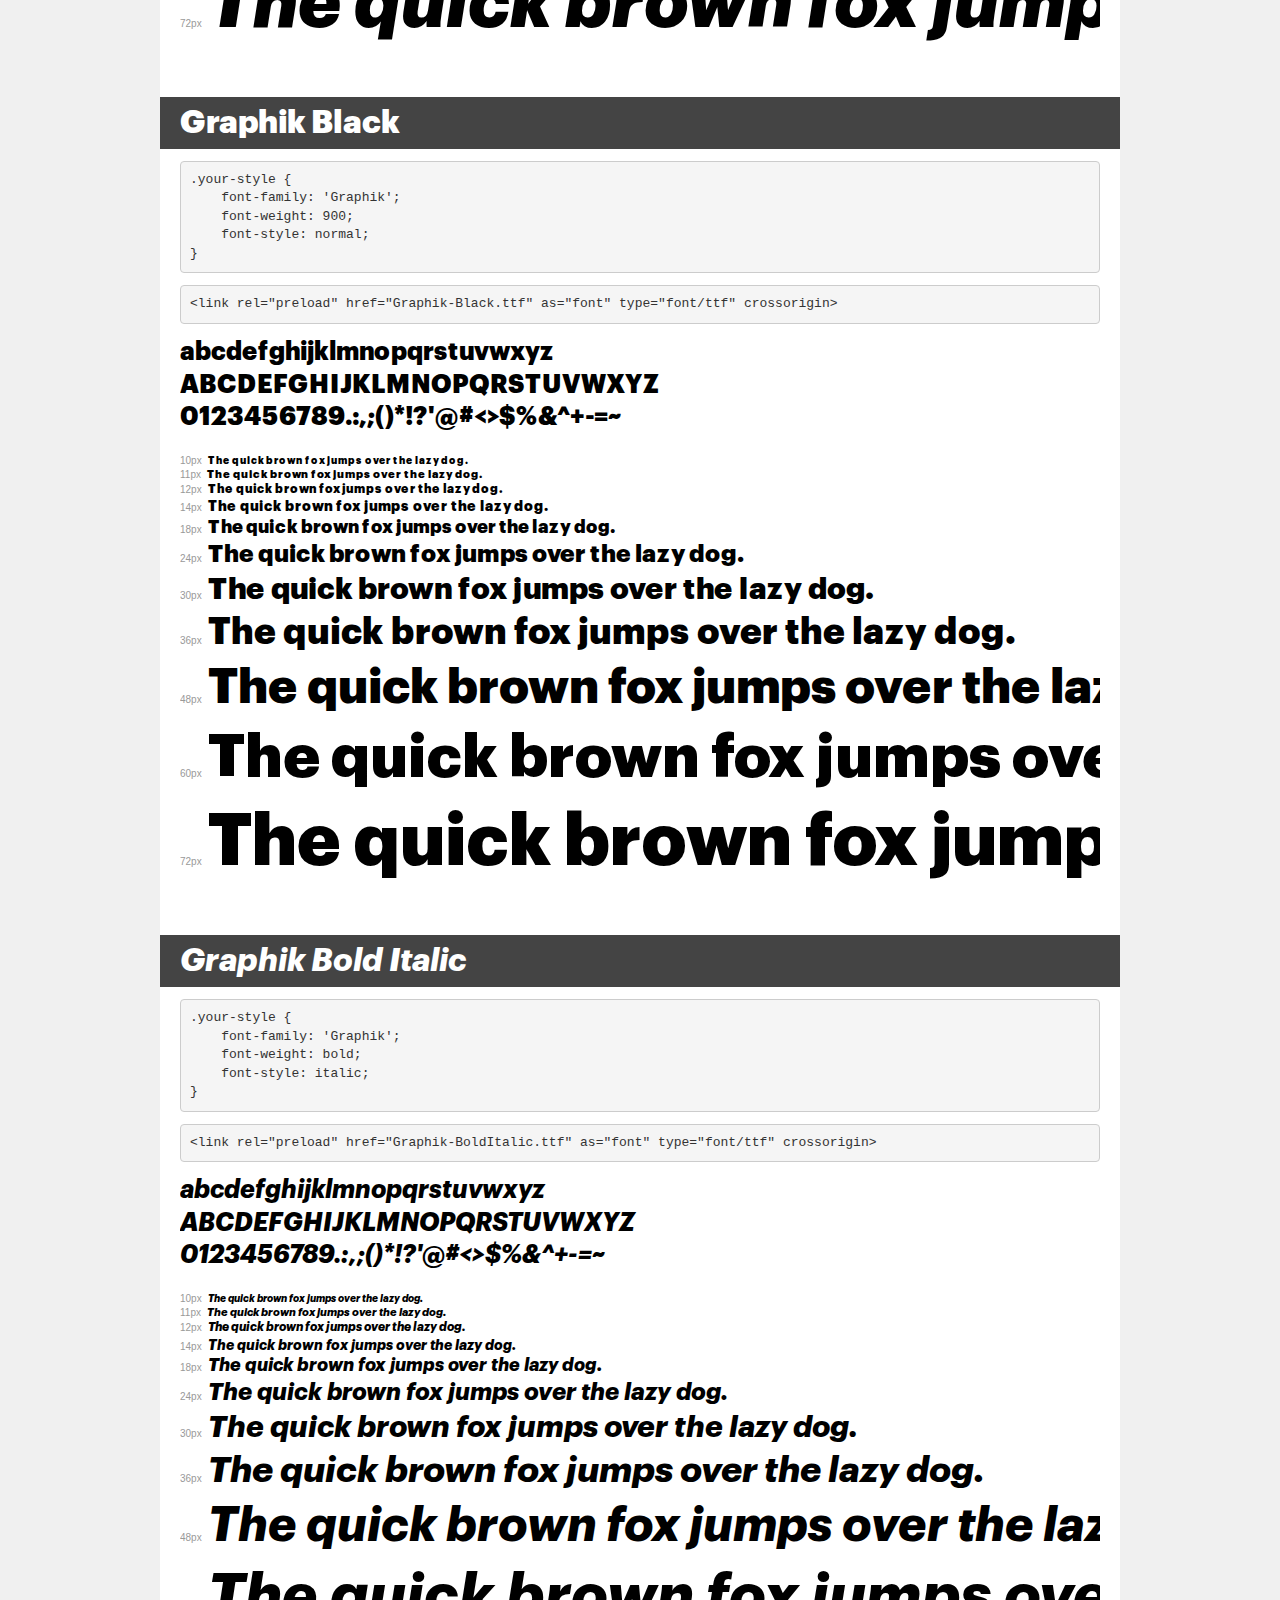
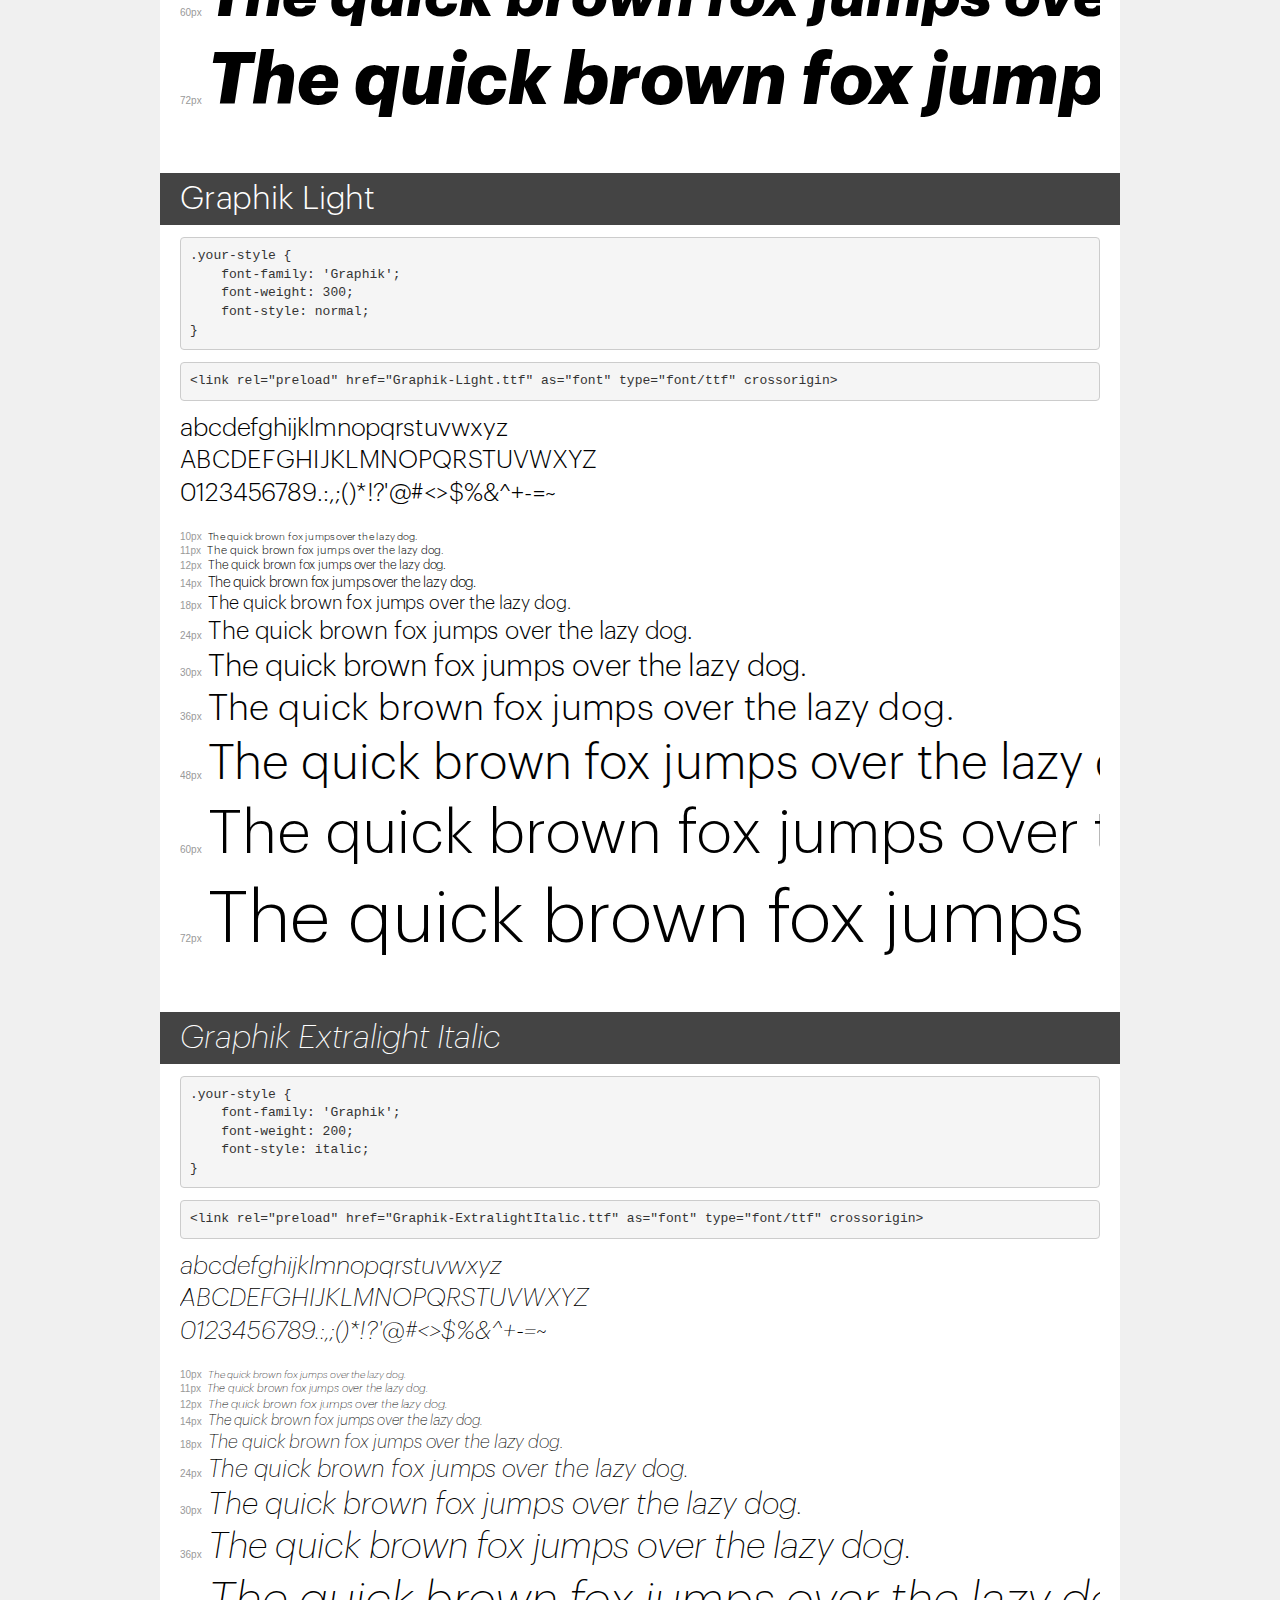
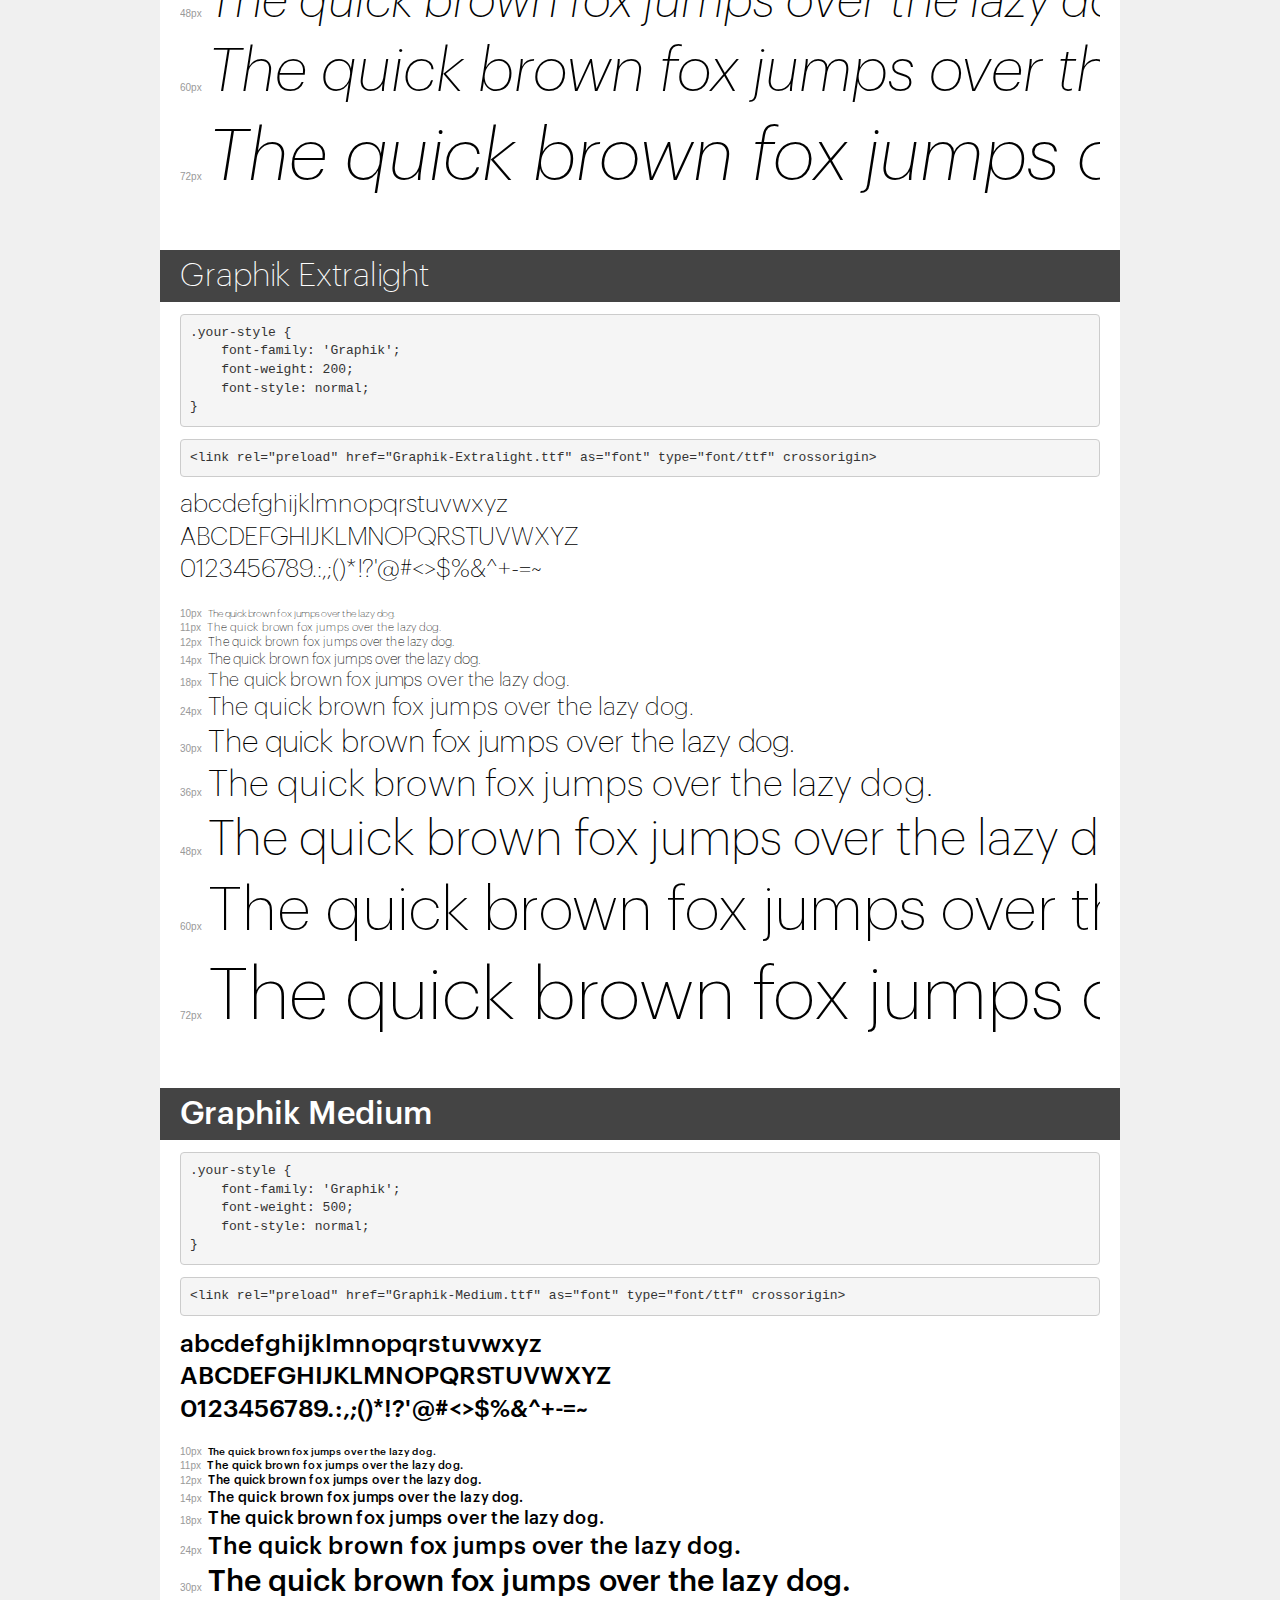
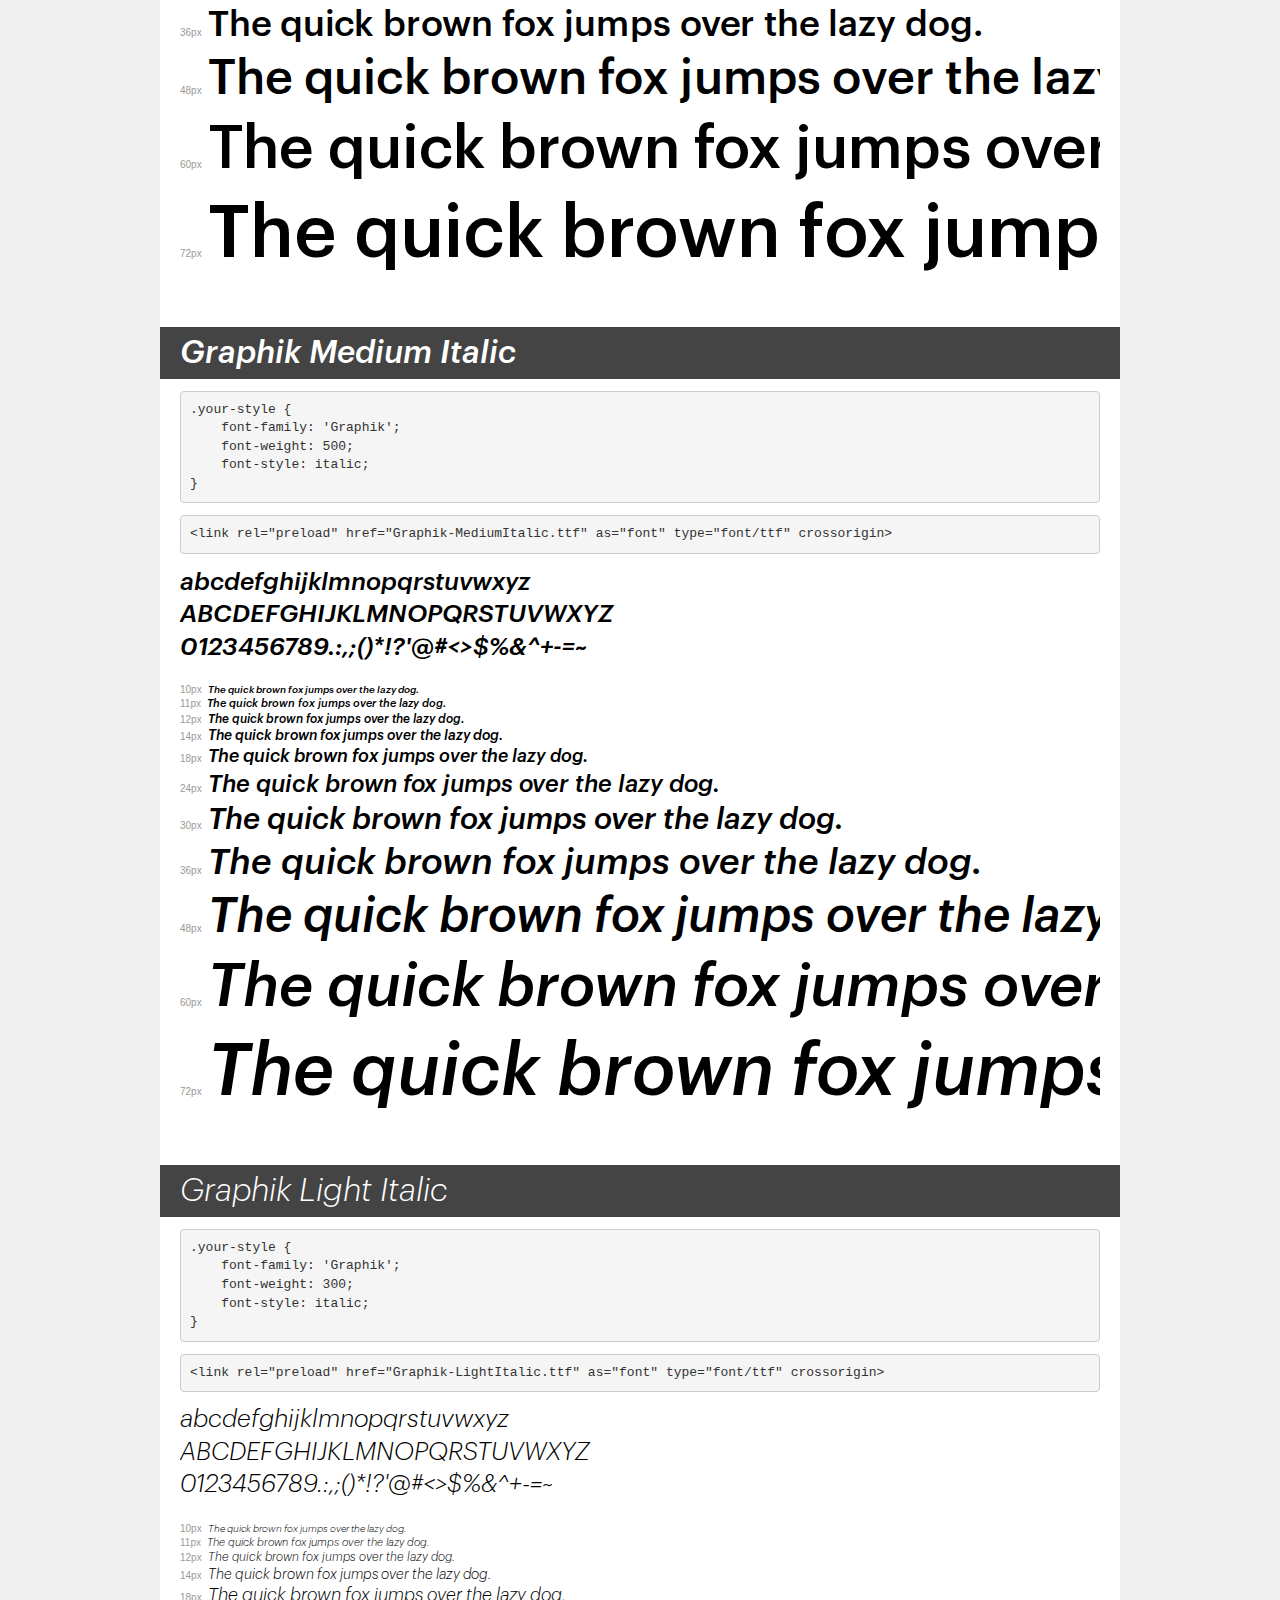
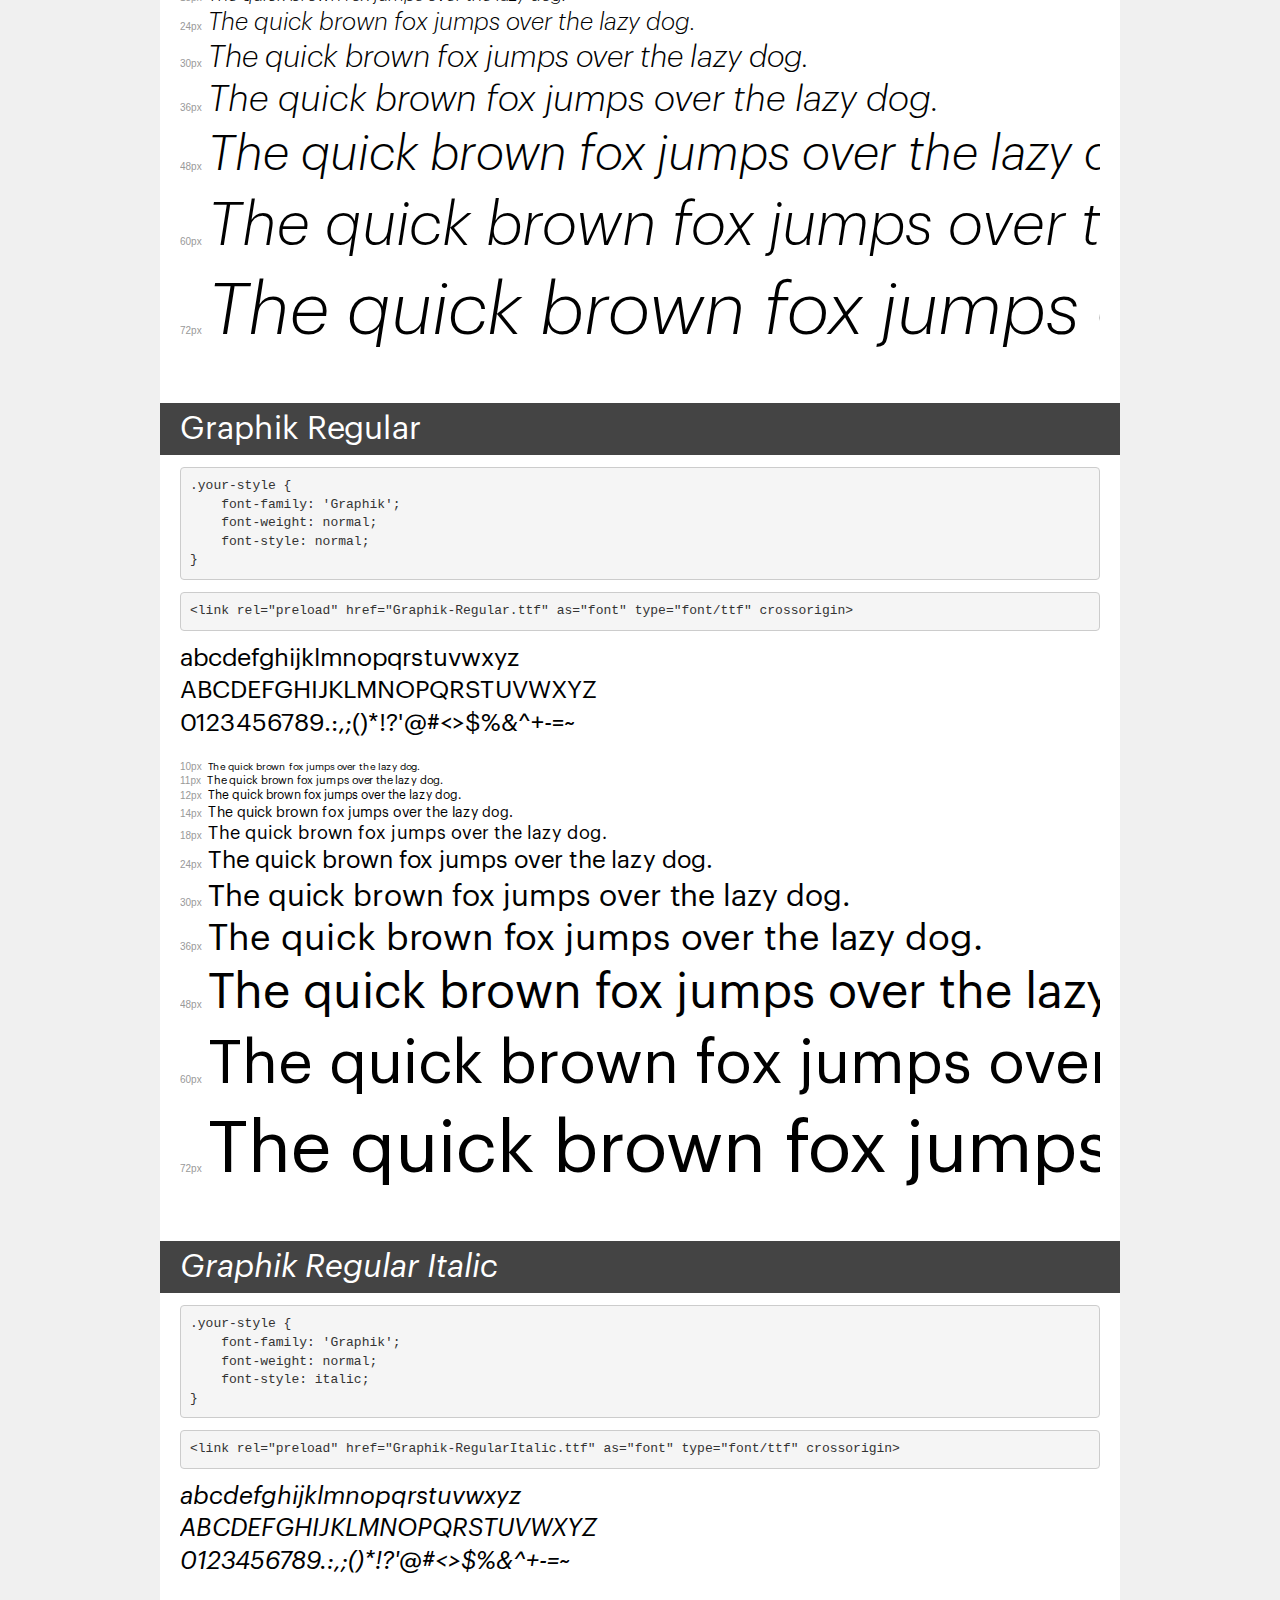
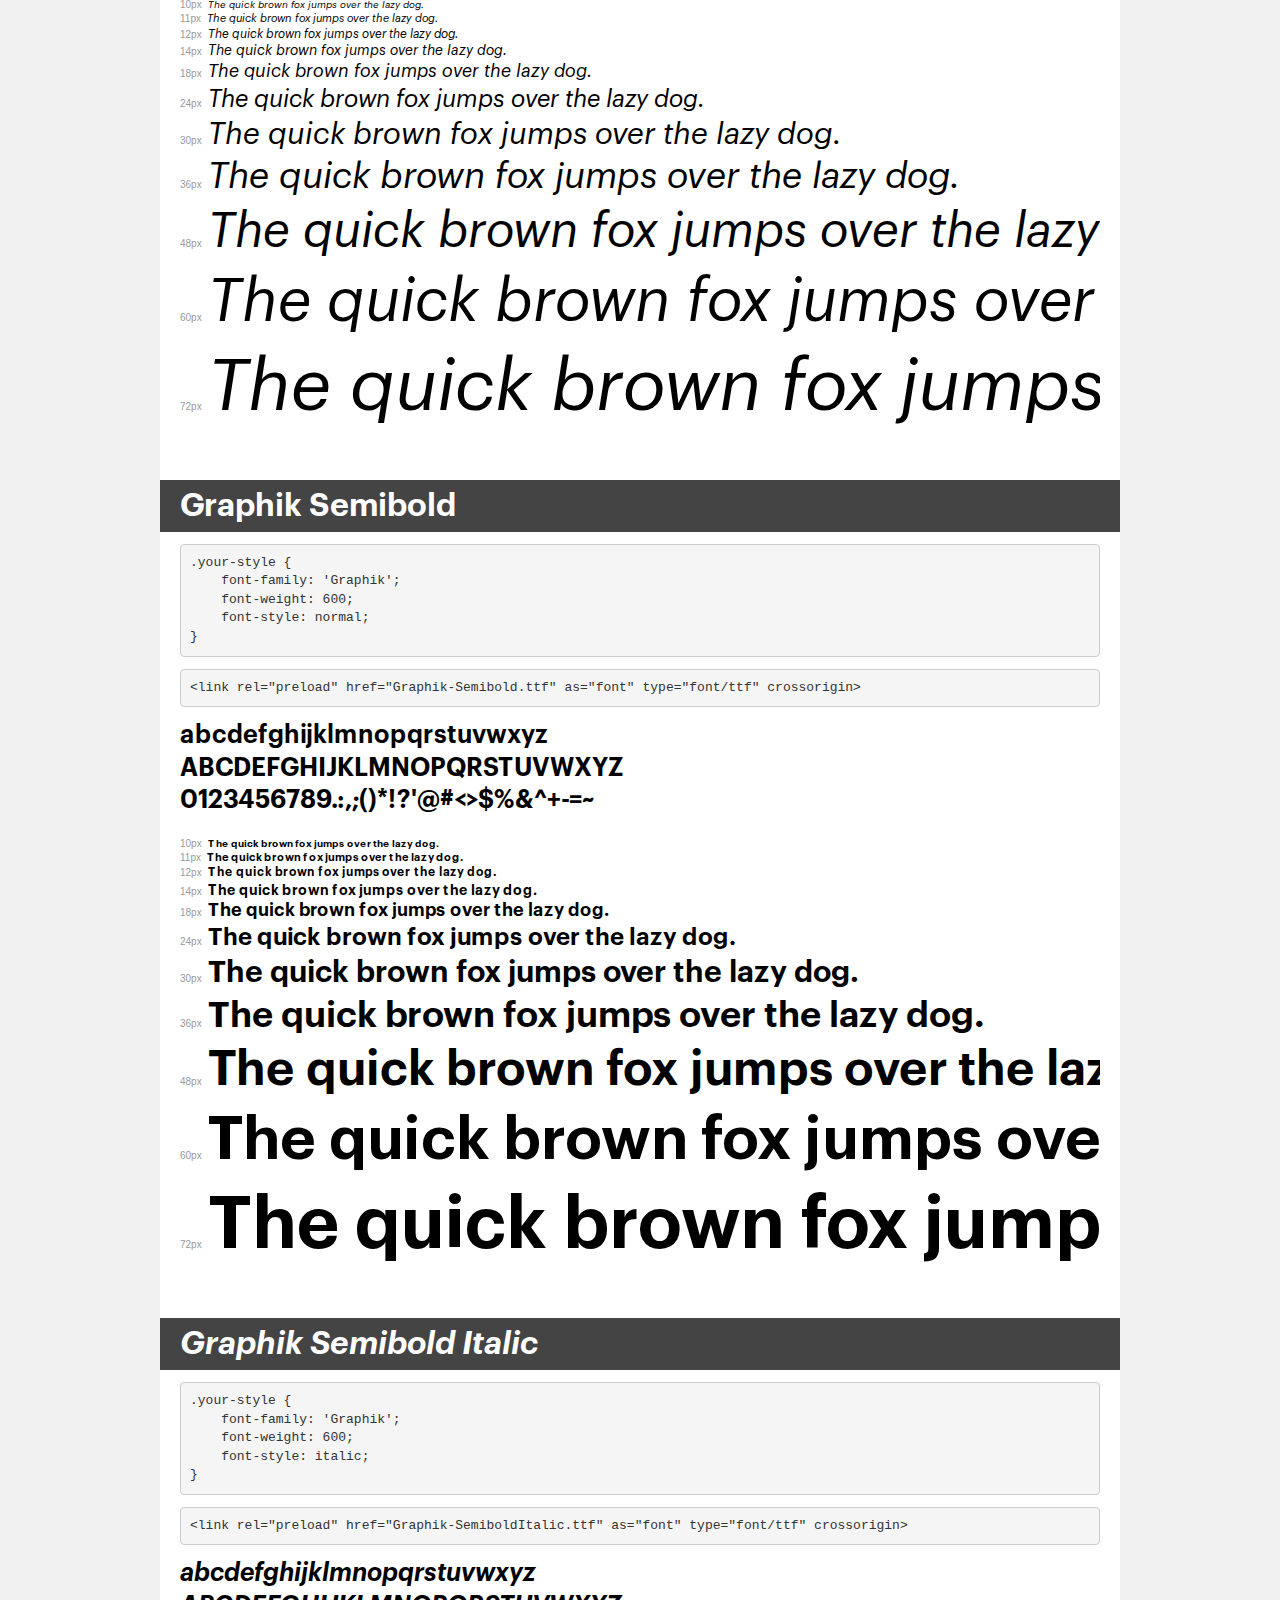
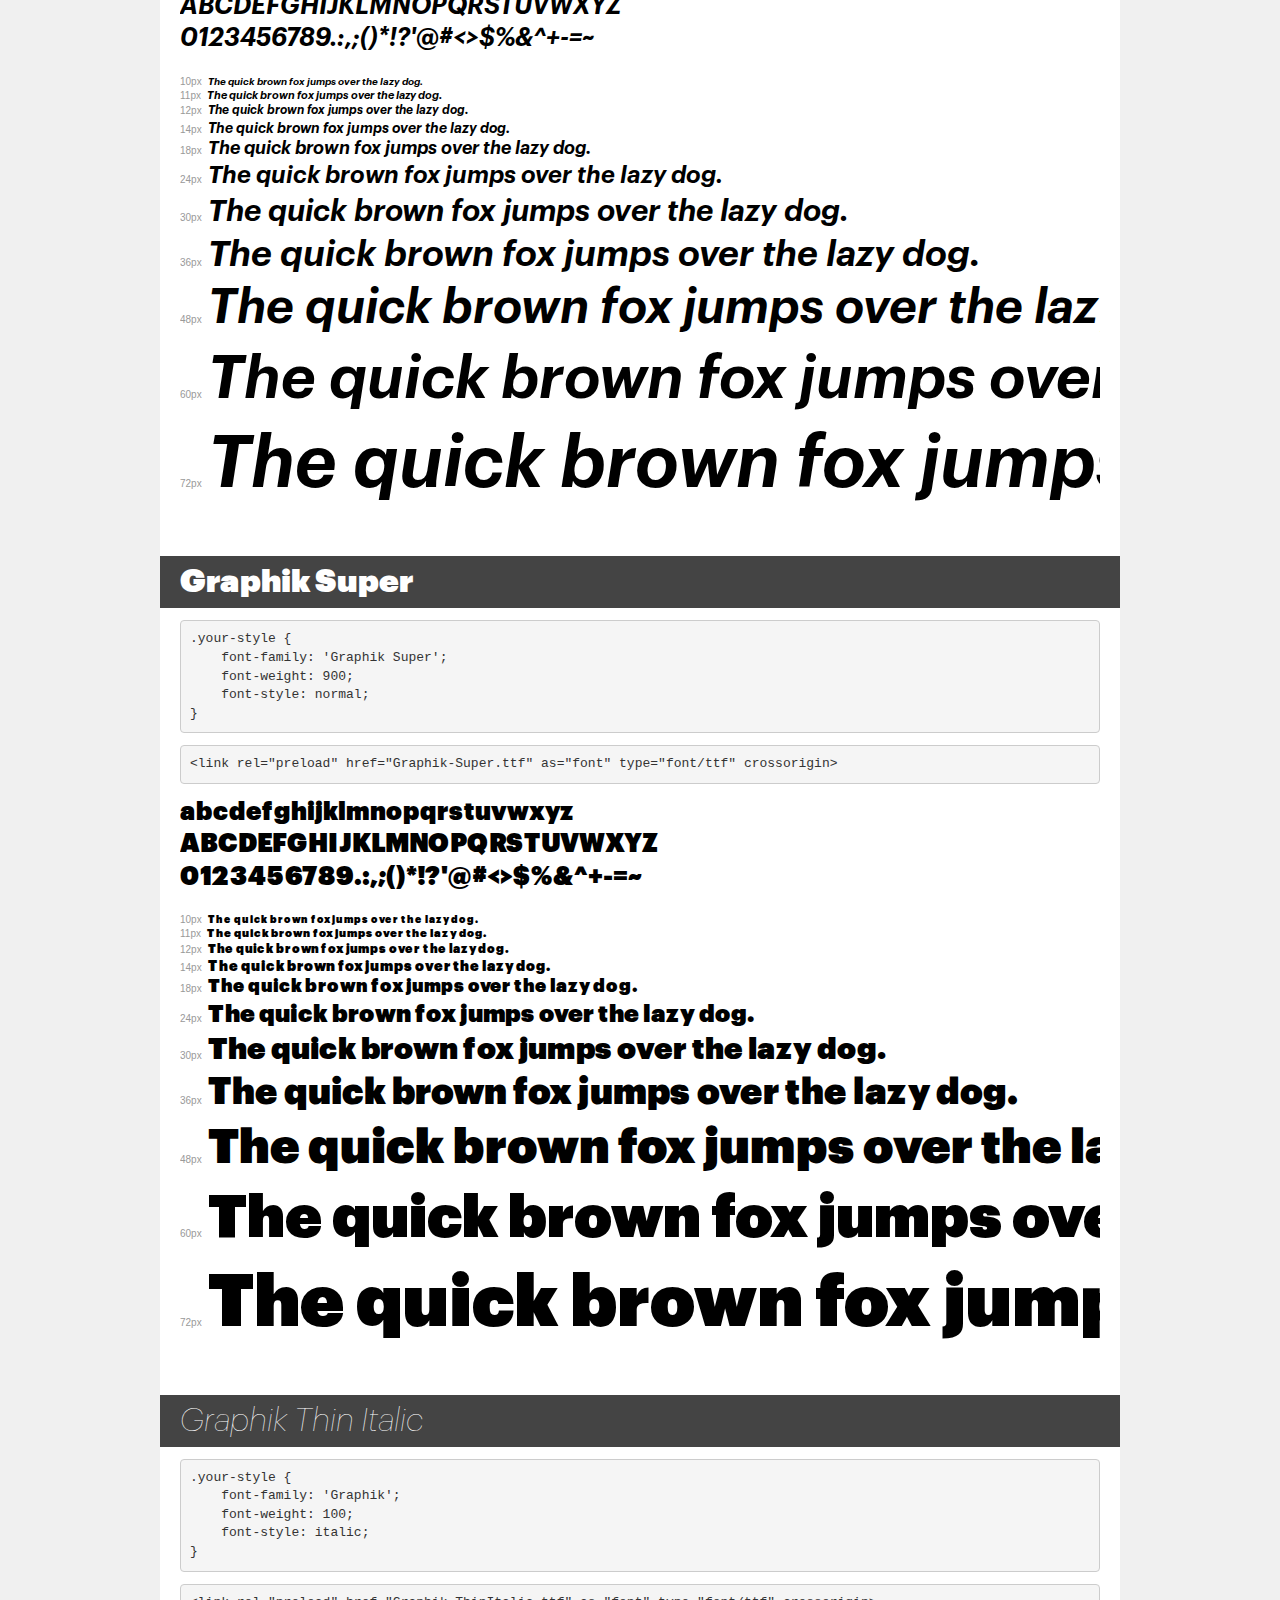
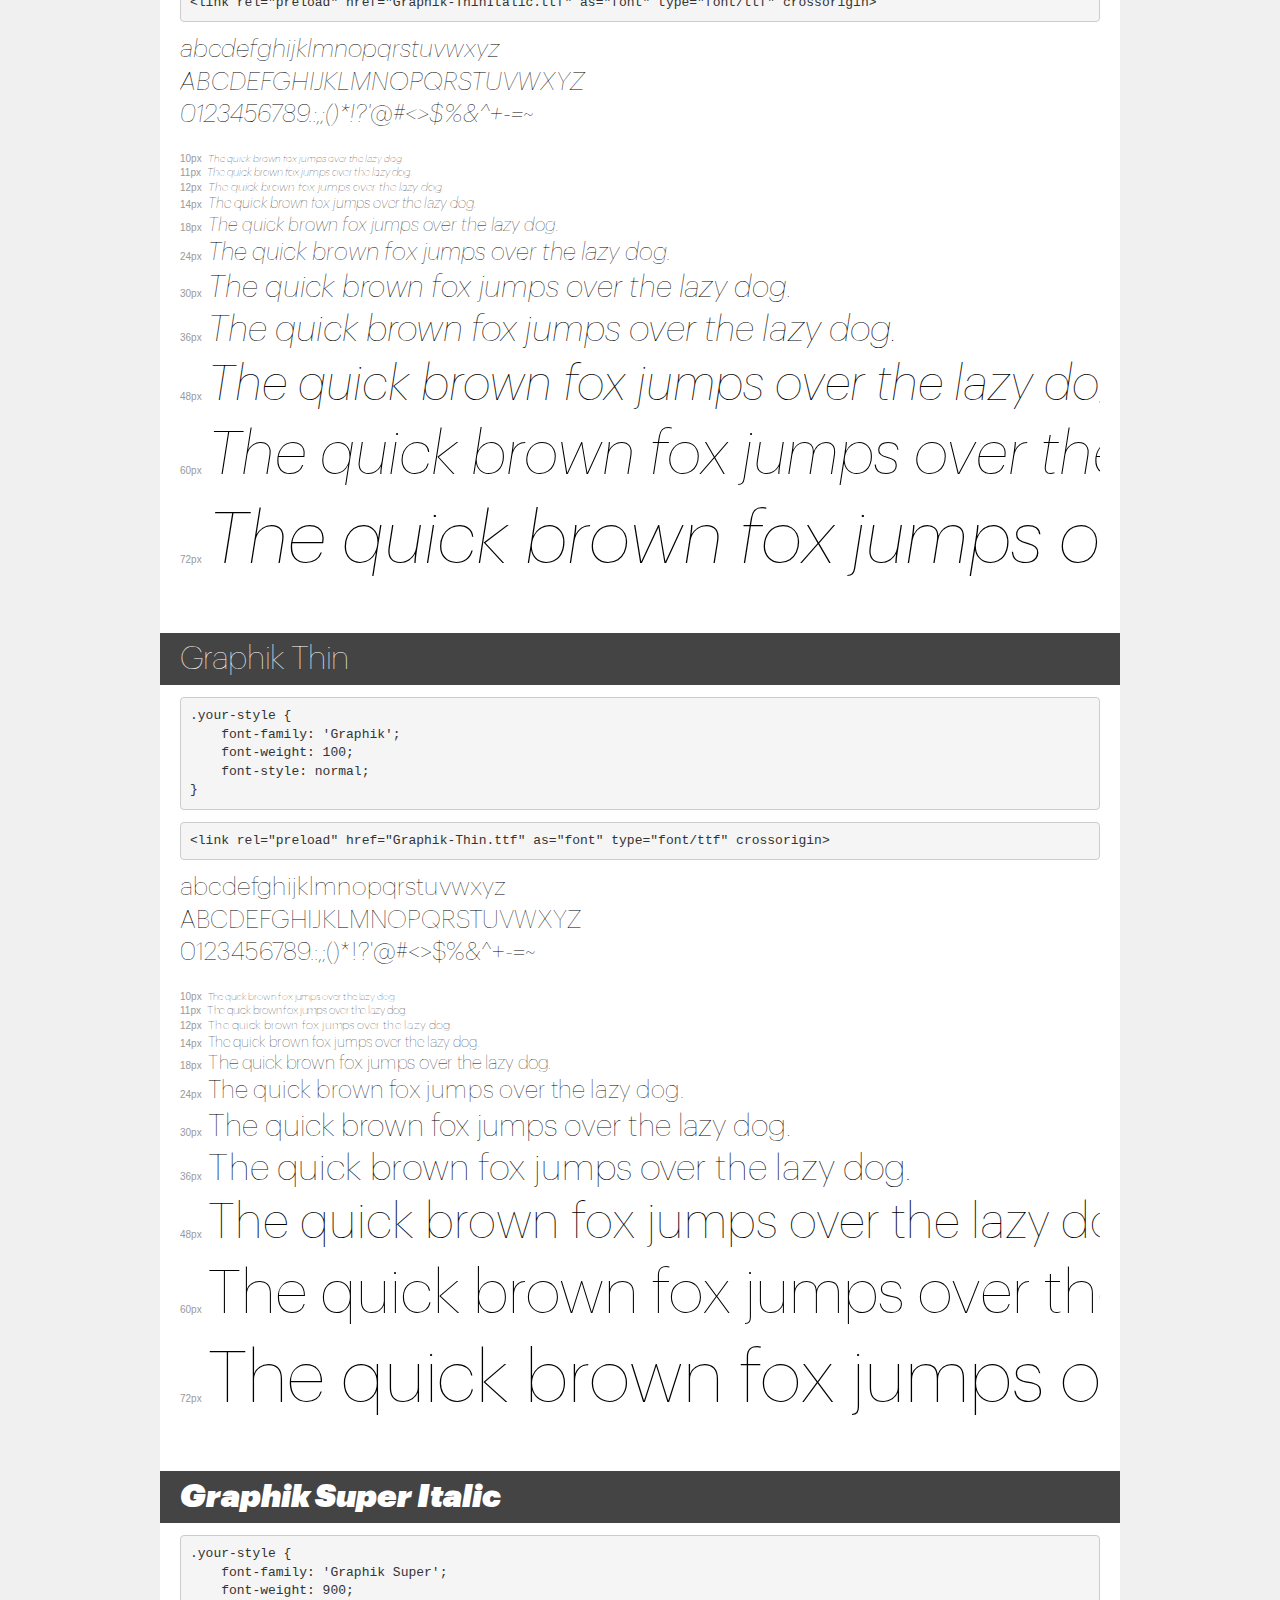
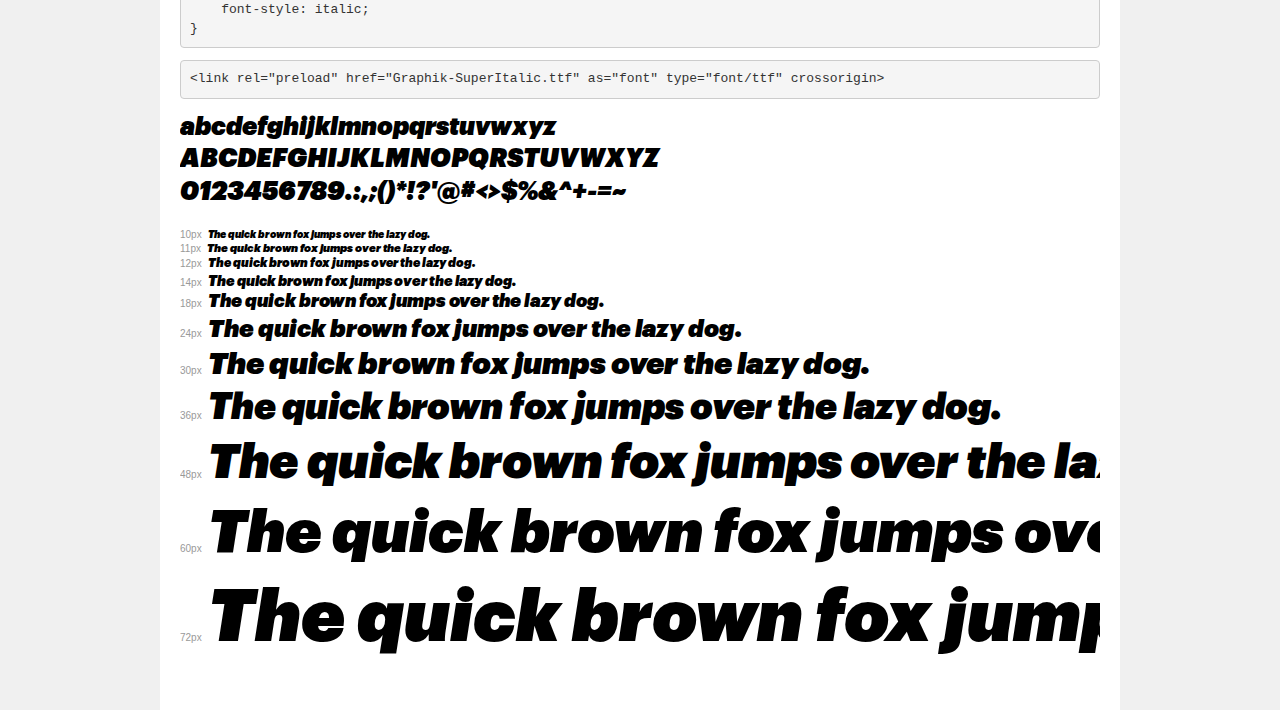
<file: fonts/demo.html>
<!DOCTYPE html>
<html lang="en">
<head>
    <meta charset="utf-8">
    <meta http-equiv="X-UA-Compatible" content="IE=edge">
    <meta name="viewport" content="width=device-width, initial-scale=1">
    <meta name="robots" content="noindex, noarchive">
    <meta name="format-detection" content="telephone=no">
    <title>Transfonter demo</title>
    <link href="stylesheet.css" rel="stylesheet">
    <style>
        /*
        http://meyerweb.com/eric/tools/css/reset/
        v2.0 | 20110126
        License: none (public domain)
        */
        html, body, div, span, applet, object, iframe,
        h1, h2, h3, h4, h5, h6, p, blockquote, pre,
        a, abbr, acronym, address, big, cite, code,
        del, dfn, em, img, ins, kbd, q, s, samp,
        small, strike, strong, sub, sup, tt, var,
        b, u, i, center,
        dl, dt, dd, ol, ul, li,
        fieldset, form, label, legend,
        table, caption, tbody, tfoot, thead, tr, th, td,
        article, aside, canvas, details, embed,
        figure, figcaption, footer, header, hgroup,
        menu, nav, output, ruby, section, summary,
        time, mark, audio, video {
            margin: 0;
            padding: 0;
            border: 0;
            font-size: 100%;
            font: inherit;
            vertical-align: baseline;
        }
        /* HTML5 display-role reset for older browsers */
        article, aside, details, figcaption, figure,
        footer, header, hgroup, menu, nav, section {
            display: block;
        }
        body {
            line-height: 1;
        }
        ol, ul {
            list-style: none;
        }
        blockquote, q {
            quotes: none;
        }
        blockquote:before, blockquote:after,
        q:before, q:after {
            content: '';
            content: none;
        }
        table {
            border-collapse: collapse;
            border-spacing: 0;
        }
        /* demo styles */
        body {
            background: #f0f0f0;
            color: #000;
        }
        .page {
            background: #fff;
            width: 920px;
            margin: 0 auto;
            padding: 20px 20px 0 20px;
            overflow: hidden;
        }
        .font-container {
            overflow-x: auto;
            overflow-y: hidden;
            margin-bottom: 40px;
            line-height: 1.3;
            white-space: nowrap;
            padding-bottom: 5px;
        }
        h1 {
            position: relative;
            background: #444;
            font-size: 32px;
            color: #fff;
            padding: 10px 20px;
            margin: 0 -20px 12px -20px;
        }
        .letters {
            font-size: 25px;
            margin-bottom: 20px;
        }
        .s10:before {
            content: '10px';
        }
        .s11:before {
            content: '11px';
        }
        .s12:before {
            content: '12px';
        }
        .s14:before {
            content: '14px';
        }
        .s18:before {
            content: '18px';
        }
        .s24:before {
            content: '24px';
        }
        .s30:before {
            content: '30px';
        }
        .s36:before {
            content: '36px';
        }
        .s48:before {
            content: '48px';
        }
        .s60:before {
            content: '60px';
        }
        .s72:before {
            content: '72px';
        }
        .s10:before, .s11:before, .s12:before, .s14:before,
        .s18:before, .s24:before, .s30:before, .s36:before,
        .s48:before, .s60:before, .s72:before {
            font-family: Arial, sans-serif;
            font-size: 10px;
            font-weight: normal;
            font-style: normal;
            color: #999;
            padding-right: 6px;
        }
        pre {
            display: block;
            padding: 9px;
            margin: 0 0 12px;
            font-family: Monaco, Menlo, Consolas, "Courier New", monospace;
            font-size: 13px;
            line-height: 1.428571429;
            color: #333;
            font-weight: normal;
            font-style: normal;
            background-color: #f5f5f5;
            border: 1px solid #ccc;
            overflow-x: auto;
            border-radius: 4px;
        }
        /* responsive */
        @media (max-width: 959px) {
            .page {
                width: auto;
                margin: 0;
            }
        }
    </style>
</head>
<body>
<div class="page">
    <div class="demo">
        <h1 style="font-family: 'Graphik'; font-weight: bold; font-style: normal;">Graphik Bold</h1>
        <pre title="Usage">.your-style {
    font-family: 'Graphik';
    font-weight: bold;
    font-style: normal;
}</pre>
        <pre title="Preload (optional)">
&lt;link rel=&quot;preload&quot; href=&quot;Graphik-Bold.ttf&quot; as=&quot;font&quot; type=&quot;font/ttf&quot; crossorigin&gt;</pre>
        <div class="font-container" style="font-family: 'Graphik'; font-weight: bold; font-style: normal;">
            <p class="letters">
                abcdefghijklmnopqrstuvwxyz<br>
ABCDEFGHIJKLMNOPQRSTUVWXYZ<br>
                0123456789.:,;()*!?'@#&lt;&gt;$%&^+-=~
            </p>
            <p class="s10" style="font-size: 10px;">The quick brown fox jumps over the lazy dog.</p>
            <p class="s11" style="font-size: 11px;">The quick brown fox jumps over the lazy dog.</p>
            <p class="s12" style="font-size: 12px;">The quick brown fox jumps over the lazy dog.</p>
            <p class="s14" style="font-size: 14px;">The quick brown fox jumps over the lazy dog.</p>
            <p class="s18" style="font-size: 18px;">The quick brown fox jumps over the lazy dog.</p>
            <p class="s24" style="font-size: 24px;">The quick brown fox jumps over the lazy dog.</p>
            <p class="s30" style="font-size: 30px;">The quick brown fox jumps over the lazy dog.</p>
            <p class="s36" style="font-size: 36px;">The quick brown fox jumps over the lazy dog.</p>
            <p class="s48" style="font-size: 48px;">The quick brown fox jumps over the lazy dog.</p>
            <p class="s60" style="font-size: 60px;">The quick brown fox jumps over the lazy dog.</p>
            <p class="s72" style="font-size: 72px;">The quick brown fox jumps over the lazy dog.</p>
        </div>
    </div>

    <div class="demo">
        <h1 style="font-family: 'Graphik'; font-weight: 900; font-style: italic;">Graphik Black Italic</h1>
        <pre title="Usage">.your-style {
    font-family: 'Graphik';
    font-weight: 900;
    font-style: italic;
}</pre>
        <pre title="Preload (optional)">
&lt;link rel=&quot;preload&quot; href=&quot;Graphik-BlackItalic.ttf&quot; as=&quot;font&quot; type=&quot;font/ttf&quot; crossorigin&gt;</pre>
        <div class="font-container" style="font-family: 'Graphik'; font-weight: 900; font-style: italic;">
            <p class="letters">
                abcdefghijklmnopqrstuvwxyz<br>
ABCDEFGHIJKLMNOPQRSTUVWXYZ<br>
                0123456789.:,;()*!?'@#&lt;&gt;$%&^+-=~
            </p>
            <p class="s10" style="font-size: 10px;">The quick brown fox jumps over the lazy dog.</p>
            <p class="s11" style="font-size: 11px;">The quick brown fox jumps over the lazy dog.</p>
            <p class="s12" style="font-size: 12px;">The quick brown fox jumps over the lazy dog.</p>
            <p class="s14" style="font-size: 14px;">The quick brown fox jumps over the lazy dog.</p>
            <p class="s18" style="font-size: 18px;">The quick brown fox jumps over the lazy dog.</p>
            <p class="s24" style="font-size: 24px;">The quick brown fox jumps over the lazy dog.</p>
            <p class="s30" style="font-size: 30px;">The quick brown fox jumps over the lazy dog.</p>
            <p class="s36" style="font-size: 36px;">The quick brown fox jumps over the lazy dog.</p>
            <p class="s48" style="font-size: 48px;">The quick brown fox jumps over the lazy dog.</p>
            <p class="s60" style="font-size: 60px;">The quick brown fox jumps over the lazy dog.</p>
            <p class="s72" style="font-size: 72px;">The quick brown fox jumps over the lazy dog.</p>
        </div>
    </div>

    <div class="demo">
        <h1 style="font-family: 'Graphik'; font-weight: 900; font-style: normal;">Graphik Black</h1>
        <pre title="Usage">.your-style {
    font-family: 'Graphik';
    font-weight: 900;
    font-style: normal;
}</pre>
        <pre title="Preload (optional)">
&lt;link rel=&quot;preload&quot; href=&quot;Graphik-Black.ttf&quot; as=&quot;font&quot; type=&quot;font/ttf&quot; crossorigin&gt;</pre>
        <div class="font-container" style="font-family: 'Graphik'; font-weight: 900; font-style: normal;">
            <p class="letters">
                abcdefghijklmnopqrstuvwxyz<br>
ABCDEFGHIJKLMNOPQRSTUVWXYZ<br>
                0123456789.:,;()*!?'@#&lt;&gt;$%&^+-=~
            </p>
            <p class="s10" style="font-size: 10px;">The quick brown fox jumps over the lazy dog.</p>
            <p class="s11" style="font-size: 11px;">The quick brown fox jumps over the lazy dog.</p>
            <p class="s12" style="font-size: 12px;">The quick brown fox jumps over the lazy dog.</p>
            <p class="s14" style="font-size: 14px;">The quick brown fox jumps over the lazy dog.</p>
            <p class="s18" style="font-size: 18px;">The quick brown fox jumps over the lazy dog.</p>
            <p class="s24" style="font-size: 24px;">The quick brown fox jumps over the lazy dog.</p>
            <p class="s30" style="font-size: 30px;">The quick brown fox jumps over the lazy dog.</p>
            <p class="s36" style="font-size: 36px;">The quick brown fox jumps over the lazy dog.</p>
            <p class="s48" style="font-size: 48px;">The quick brown fox jumps over the lazy dog.</p>
            <p class="s60" style="font-size: 60px;">The quick brown fox jumps over the lazy dog.</p>
            <p class="s72" style="font-size: 72px;">The quick brown fox jumps over the lazy dog.</p>
        </div>
    </div>

    <div class="demo">
        <h1 style="font-family: 'Graphik'; font-weight: bold; font-style: italic;">Graphik Bold Italic</h1>
        <pre title="Usage">.your-style {
    font-family: 'Graphik';
    font-weight: bold;
    font-style: italic;
}</pre>
        <pre title="Preload (optional)">
&lt;link rel=&quot;preload&quot; href=&quot;Graphik-BoldItalic.ttf&quot; as=&quot;font&quot; type=&quot;font/ttf&quot; crossorigin&gt;</pre>
        <div class="font-container" style="font-family: 'Graphik'; font-weight: bold; font-style: italic;">
            <p class="letters">
                abcdefghijklmnopqrstuvwxyz<br>
ABCDEFGHIJKLMNOPQRSTUVWXYZ<br>
                0123456789.:,;()*!?'@#&lt;&gt;$%&^+-=~
            </p>
            <p class="s10" style="font-size: 10px;">The quick brown fox jumps over the lazy dog.</p>
            <p class="s11" style="font-size: 11px;">The quick brown fox jumps over the lazy dog.</p>
            <p class="s12" style="font-size: 12px;">The quick brown fox jumps over the lazy dog.</p>
            <p class="s14" style="font-size: 14px;">The quick brown fox jumps over the lazy dog.</p>
            <p class="s18" style="font-size: 18px;">The quick brown fox jumps over the lazy dog.</p>
            <p class="s24" style="font-size: 24px;">The quick brown fox jumps over the lazy dog.</p>
            <p class="s30" style="font-size: 30px;">The quick brown fox jumps over the lazy dog.</p>
            <p class="s36" style="font-size: 36px;">The quick brown fox jumps over the lazy dog.</p>
            <p class="s48" style="font-size: 48px;">The quick brown fox jumps over the lazy dog.</p>
            <p class="s60" style="font-size: 60px;">The quick brown fox jumps over the lazy dog.</p>
            <p class="s72" style="font-size: 72px;">The quick brown fox jumps over the lazy dog.</p>
        </div>
    </div>

    <div class="demo">
        <h1 style="font-family: 'Graphik'; font-weight: 300; font-style: normal;">Graphik Light</h1>
        <pre title="Usage">.your-style {
    font-family: 'Graphik';
    font-weight: 300;
    font-style: normal;
}</pre>
        <pre title="Preload (optional)">
&lt;link rel=&quot;preload&quot; href=&quot;Graphik-Light.ttf&quot; as=&quot;font&quot; type=&quot;font/ttf&quot; crossorigin&gt;</pre>
        <div class="font-container" style="font-family: 'Graphik'; font-weight: 300; font-style: normal;">
            <p class="letters">
                abcdefghijklmnopqrstuvwxyz<br>
ABCDEFGHIJKLMNOPQRSTUVWXYZ<br>
                0123456789.:,;()*!?'@#&lt;&gt;$%&^+-=~
            </p>
            <p class="s10" style="font-size: 10px;">The quick brown fox jumps over the lazy dog.</p>
            <p class="s11" style="font-size: 11px;">The quick brown fox jumps over the lazy dog.</p>
            <p class="s12" style="font-size: 12px;">The quick brown fox jumps over the lazy dog.</p>
            <p class="s14" style="font-size: 14px;">The quick brown fox jumps over the lazy dog.</p>
            <p class="s18" style="font-size: 18px;">The quick brown fox jumps over the lazy dog.</p>
            <p class="s24" style="font-size: 24px;">The quick brown fox jumps over the lazy dog.</p>
            <p class="s30" style="font-size: 30px;">The quick brown fox jumps over the lazy dog.</p>
            <p class="s36" style="font-size: 36px;">The quick brown fox jumps over the lazy dog.</p>
            <p class="s48" style="font-size: 48px;">The quick brown fox jumps over the lazy dog.</p>
            <p class="s60" style="font-size: 60px;">The quick brown fox jumps over the lazy dog.</p>
            <p class="s72" style="font-size: 72px;">The quick brown fox jumps over the lazy dog.</p>
        </div>
    </div>

    <div class="demo">
        <h1 style="font-family: 'Graphik'; font-weight: 200; font-style: italic;">Graphik Extralight Italic</h1>
        <pre title="Usage">.your-style {
    font-family: 'Graphik';
    font-weight: 200;
    font-style: italic;
}</pre>
        <pre title="Preload (optional)">
&lt;link rel=&quot;preload&quot; href=&quot;Graphik-ExtralightItalic.ttf&quot; as=&quot;font&quot; type=&quot;font/ttf&quot; crossorigin&gt;</pre>
        <div class="font-container" style="font-family: 'Graphik'; font-weight: 200; font-style: italic;">
            <p class="letters">
                abcdefghijklmnopqrstuvwxyz<br>
ABCDEFGHIJKLMNOPQRSTUVWXYZ<br>
                0123456789.:,;()*!?'@#&lt;&gt;$%&^+-=~
            </p>
            <p class="s10" style="font-size: 10px;">The quick brown fox jumps over the lazy dog.</p>
            <p class="s11" style="font-size: 11px;">The quick brown fox jumps over the lazy dog.</p>
            <p class="s12" style="font-size: 12px;">The quick brown fox jumps over the lazy dog.</p>
            <p class="s14" style="font-size: 14px;">The quick brown fox jumps over the lazy dog.</p>
            <p class="s18" style="font-size: 18px;">The quick brown fox jumps over the lazy dog.</p>
            <p class="s24" style="font-size: 24px;">The quick brown fox jumps over the lazy dog.</p>
            <p class="s30" style="font-size: 30px;">The quick brown fox jumps over the lazy dog.</p>
            <p class="s36" style="font-size: 36px;">The quick brown fox jumps over the lazy dog.</p>
            <p class="s48" style="font-size: 48px;">The quick brown fox jumps over the lazy dog.</p>
            <p class="s60" style="font-size: 60px;">The quick brown fox jumps over the lazy dog.</p>
            <p class="s72" style="font-size: 72px;">The quick brown fox jumps over the lazy dog.</p>
        </div>
    </div>

    <div class="demo">
        <h1 style="font-family: 'Graphik'; font-weight: 200; font-style: normal;">Graphik Extralight</h1>
        <pre title="Usage">.your-style {
    font-family: 'Graphik';
    font-weight: 200;
    font-style: normal;
}</pre>
        <pre title="Preload (optional)">
&lt;link rel=&quot;preload&quot; href=&quot;Graphik-Extralight.ttf&quot; as=&quot;font&quot; type=&quot;font/ttf&quot; crossorigin&gt;</pre>
        <div class="font-container" style="font-family: 'Graphik'; font-weight: 200; font-style: normal;">
            <p class="letters">
                abcdefghijklmnopqrstuvwxyz<br>
ABCDEFGHIJKLMNOPQRSTUVWXYZ<br>
                0123456789.:,;()*!?'@#&lt;&gt;$%&^+-=~
            </p>
            <p class="s10" style="font-size: 10px;">The quick brown fox jumps over the lazy dog.</p>
            <p class="s11" style="font-size: 11px;">The quick brown fox jumps over the lazy dog.</p>
            <p class="s12" style="font-size: 12px;">The quick brown fox jumps over the lazy dog.</p>
            <p class="s14" style="font-size: 14px;">The quick brown fox jumps over the lazy dog.</p>
            <p class="s18" style="font-size: 18px;">The quick brown fox jumps over the lazy dog.</p>
            <p class="s24" style="font-size: 24px;">The quick brown fox jumps over the lazy dog.</p>
            <p class="s30" style="font-size: 30px;">The quick brown fox jumps over the lazy dog.</p>
            <p class="s36" style="font-size: 36px;">The quick brown fox jumps over the lazy dog.</p>
            <p class="s48" style="font-size: 48px;">The quick brown fox jumps over the lazy dog.</p>
            <p class="s60" style="font-size: 60px;">The quick brown fox jumps over the lazy dog.</p>
            <p class="s72" style="font-size: 72px;">The quick brown fox jumps over the lazy dog.</p>
        </div>
    </div>

    <div class="demo">
        <h1 style="font-family: 'Graphik'; font-weight: 500; font-style: normal;">Graphik Medium</h1>
        <pre title="Usage">.your-style {
    font-family: 'Graphik';
    font-weight: 500;
    font-style: normal;
}</pre>
        <pre title="Preload (optional)">
&lt;link rel=&quot;preload&quot; href=&quot;Graphik-Medium.ttf&quot; as=&quot;font&quot; type=&quot;font/ttf&quot; crossorigin&gt;</pre>
        <div class="font-container" style="font-family: 'Graphik'; font-weight: 500; font-style: normal;">
            <p class="letters">
                abcdefghijklmnopqrstuvwxyz<br>
ABCDEFGHIJKLMNOPQRSTUVWXYZ<br>
                0123456789.:,;()*!?'@#&lt;&gt;$%&^+-=~
            </p>
            <p class="s10" style="font-size: 10px;">The quick brown fox jumps over the lazy dog.</p>
            <p class="s11" style="font-size: 11px;">The quick brown fox jumps over the lazy dog.</p>
            <p class="s12" style="font-size: 12px;">The quick brown fox jumps over the lazy dog.</p>
            <p class="s14" style="font-size: 14px;">The quick brown fox jumps over the lazy dog.</p>
            <p class="s18" style="font-size: 18px;">The quick brown fox jumps over the lazy dog.</p>
            <p class="s24" style="font-size: 24px;">The quick brown fox jumps over the lazy dog.</p>
            <p class="s30" style="font-size: 30px;">The quick brown fox jumps over the lazy dog.</p>
            <p class="s36" style="font-size: 36px;">The quick brown fox jumps over the lazy dog.</p>
            <p class="s48" style="font-size: 48px;">The quick brown fox jumps over the lazy dog.</p>
            <p class="s60" style="font-size: 60px;">The quick brown fox jumps over the lazy dog.</p>
            <p class="s72" style="font-size: 72px;">The quick brown fox jumps over the lazy dog.</p>
        </div>
    </div>

    <div class="demo">
        <h1 style="font-family: 'Graphik'; font-weight: 500; font-style: italic;">Graphik Medium Italic</h1>
        <pre title="Usage">.your-style {
    font-family: 'Graphik';
    font-weight: 500;
    font-style: italic;
}</pre>
        <pre title="Preload (optional)">
&lt;link rel=&quot;preload&quot; href=&quot;Graphik-MediumItalic.ttf&quot; as=&quot;font&quot; type=&quot;font/ttf&quot; crossorigin&gt;</pre>
        <div class="font-container" style="font-family: 'Graphik'; font-weight: 500; font-style: italic;">
            <p class="letters">
                abcdefghijklmnopqrstuvwxyz<br>
ABCDEFGHIJKLMNOPQRSTUVWXYZ<br>
                0123456789.:,;()*!?'@#&lt;&gt;$%&^+-=~
            </p>
            <p class="s10" style="font-size: 10px;">The quick brown fox jumps over the lazy dog.</p>
            <p class="s11" style="font-size: 11px;">The quick brown fox jumps over the lazy dog.</p>
            <p class="s12" style="font-size: 12px;">The quick brown fox jumps over the lazy dog.</p>
            <p class="s14" style="font-size: 14px;">The quick brown fox jumps over the lazy dog.</p>
            <p class="s18" style="font-size: 18px;">The quick brown fox jumps over the lazy dog.</p>
            <p class="s24" style="font-size: 24px;">The quick brown fox jumps over the lazy dog.</p>
            <p class="s30" style="font-size: 30px;">The quick brown fox jumps over the lazy dog.</p>
            <p class="s36" style="font-size: 36px;">The quick brown fox jumps over the lazy dog.</p>
            <p class="s48" style="font-size: 48px;">The quick brown fox jumps over the lazy dog.</p>
            <p class="s60" style="font-size: 60px;">The quick brown fox jumps over the lazy dog.</p>
            <p class="s72" style="font-size: 72px;">The quick brown fox jumps over the lazy dog.</p>
        </div>
    </div>

    <div class="demo">
        <h1 style="font-family: 'Graphik'; font-weight: 300; font-style: italic;">Graphik Light Italic</h1>
        <pre title="Usage">.your-style {
    font-family: 'Graphik';
    font-weight: 300;
    font-style: italic;
}</pre>
        <pre title="Preload (optional)">
&lt;link rel=&quot;preload&quot; href=&quot;Graphik-LightItalic.ttf&quot; as=&quot;font&quot; type=&quot;font/ttf&quot; crossorigin&gt;</pre>
        <div class="font-container" style="font-family: 'Graphik'; font-weight: 300; font-style: italic;">
            <p class="letters">
                abcdefghijklmnopqrstuvwxyz<br>
ABCDEFGHIJKLMNOPQRSTUVWXYZ<br>
                0123456789.:,;()*!?'@#&lt;&gt;$%&^+-=~
            </p>
            <p class="s10" style="font-size: 10px;">The quick brown fox jumps over the lazy dog.</p>
            <p class="s11" style="font-size: 11px;">The quick brown fox jumps over the lazy dog.</p>
            <p class="s12" style="font-size: 12px;">The quick brown fox jumps over the lazy dog.</p>
            <p class="s14" style="font-size: 14px;">The quick brown fox jumps over the lazy dog.</p>
            <p class="s18" style="font-size: 18px;">The quick brown fox jumps over the lazy dog.</p>
            <p class="s24" style="font-size: 24px;">The quick brown fox jumps over the lazy dog.</p>
            <p class="s30" style="font-size: 30px;">The quick brown fox jumps over the lazy dog.</p>
            <p class="s36" style="font-size: 36px;">The quick brown fox jumps over the lazy dog.</p>
            <p class="s48" style="font-size: 48px;">The quick brown fox jumps over the lazy dog.</p>
            <p class="s60" style="font-size: 60px;">The quick brown fox jumps over the lazy dog.</p>
            <p class="s72" style="font-size: 72px;">The quick brown fox jumps over the lazy dog.</p>
        </div>
    </div>

    <div class="demo">
        <h1 style="font-family: 'Graphik'; font-weight: normal; font-style: normal;">Graphik Regular</h1>
        <pre title="Usage">.your-style {
    font-family: 'Graphik';
    font-weight: normal;
    font-style: normal;
}</pre>
        <pre title="Preload (optional)">
&lt;link rel=&quot;preload&quot; href=&quot;Graphik-Regular.ttf&quot; as=&quot;font&quot; type=&quot;font/ttf&quot; crossorigin&gt;</pre>
        <div class="font-container" style="font-family: 'Graphik'; font-weight: normal; font-style: normal;">
            <p class="letters">
                abcdefghijklmnopqrstuvwxyz<br>
ABCDEFGHIJKLMNOPQRSTUVWXYZ<br>
                0123456789.:,;()*!?'@#&lt;&gt;$%&^+-=~
            </p>
            <p class="s10" style="font-size: 10px;">The quick brown fox jumps over the lazy dog.</p>
            <p class="s11" style="font-size: 11px;">The quick brown fox jumps over the lazy dog.</p>
            <p class="s12" style="font-size: 12px;">The quick brown fox jumps over the lazy dog.</p>
            <p class="s14" style="font-size: 14px;">The quick brown fox jumps over the lazy dog.</p>
            <p class="s18" style="font-size: 18px;">The quick brown fox jumps over the lazy dog.</p>
            <p class="s24" style="font-size: 24px;">The quick brown fox jumps over the lazy dog.</p>
            <p class="s30" style="font-size: 30px;">The quick brown fox jumps over the lazy dog.</p>
            <p class="s36" style="font-size: 36px;">The quick brown fox jumps over the lazy dog.</p>
            <p class="s48" style="font-size: 48px;">The quick brown fox jumps over the lazy dog.</p>
            <p class="s60" style="font-size: 60px;">The quick brown fox jumps over the lazy dog.</p>
            <p class="s72" style="font-size: 72px;">The quick brown fox jumps over the lazy dog.</p>
        </div>
    </div>

    <div class="demo">
        <h1 style="font-family: 'Graphik'; font-weight: normal; font-style: italic;">Graphik Regular Italic</h1>
        <pre title="Usage">.your-style {
    font-family: 'Graphik';
    font-weight: normal;
    font-style: italic;
}</pre>
        <pre title="Preload (optional)">
&lt;link rel=&quot;preload&quot; href=&quot;Graphik-RegularItalic.ttf&quot; as=&quot;font&quot; type=&quot;font/ttf&quot; crossorigin&gt;</pre>
        <div class="font-container" style="font-family: 'Graphik'; font-weight: normal; font-style: italic;">
            <p class="letters">
                abcdefghijklmnopqrstuvwxyz<br>
ABCDEFGHIJKLMNOPQRSTUVWXYZ<br>
                0123456789.:,;()*!?'@#&lt;&gt;$%&^+-=~
            </p>
            <p class="s10" style="font-size: 10px;">The quick brown fox jumps over the lazy dog.</p>
            <p class="s11" style="font-size: 11px;">The quick brown fox jumps over the lazy dog.</p>
            <p class="s12" style="font-size: 12px;">The quick brown fox jumps over the lazy dog.</p>
            <p class="s14" style="font-size: 14px;">The quick brown fox jumps over the lazy dog.</p>
            <p class="s18" style="font-size: 18px;">The quick brown fox jumps over the lazy dog.</p>
            <p class="s24" style="font-size: 24px;">The quick brown fox jumps over the lazy dog.</p>
            <p class="s30" style="font-size: 30px;">The quick brown fox jumps over the lazy dog.</p>
            <p class="s36" style="font-size: 36px;">The quick brown fox jumps over the lazy dog.</p>
            <p class="s48" style="font-size: 48px;">The quick brown fox jumps over the lazy dog.</p>
            <p class="s60" style="font-size: 60px;">The quick brown fox jumps over the lazy dog.</p>
            <p class="s72" style="font-size: 72px;">The quick brown fox jumps over the lazy dog.</p>
        </div>
    </div>

    <div class="demo">
        <h1 style="font-family: 'Graphik'; font-weight: 600; font-style: normal;">Graphik Semibold</h1>
        <pre title="Usage">.your-style {
    font-family: 'Graphik';
    font-weight: 600;
    font-style: normal;
}</pre>
        <pre title="Preload (optional)">
&lt;link rel=&quot;preload&quot; href=&quot;Graphik-Semibold.ttf&quot; as=&quot;font&quot; type=&quot;font/ttf&quot; crossorigin&gt;</pre>
        <div class="font-container" style="font-family: 'Graphik'; font-weight: 600; font-style: normal;">
            <p class="letters">
                abcdefghijklmnopqrstuvwxyz<br>
ABCDEFGHIJKLMNOPQRSTUVWXYZ<br>
                0123456789.:,;()*!?'@#&lt;&gt;$%&^+-=~
            </p>
            <p class="s10" style="font-size: 10px;">The quick brown fox jumps over the lazy dog.</p>
            <p class="s11" style="font-size: 11px;">The quick brown fox jumps over the lazy dog.</p>
            <p class="s12" style="font-size: 12px;">The quick brown fox jumps over the lazy dog.</p>
            <p class="s14" style="font-size: 14px;">The quick brown fox jumps over the lazy dog.</p>
            <p class="s18" style="font-size: 18px;">The quick brown fox jumps over the lazy dog.</p>
            <p class="s24" style="font-size: 24px;">The quick brown fox jumps over the lazy dog.</p>
            <p class="s30" style="font-size: 30px;">The quick brown fox jumps over the lazy dog.</p>
            <p class="s36" style="font-size: 36px;">The quick brown fox jumps over the lazy dog.</p>
            <p class="s48" style="font-size: 48px;">The quick brown fox jumps over the lazy dog.</p>
            <p class="s60" style="font-size: 60px;">The quick brown fox jumps over the lazy dog.</p>
            <p class="s72" style="font-size: 72px;">The quick brown fox jumps over the lazy dog.</p>
        </div>
    </div>

    <div class="demo">
        <h1 style="font-family: 'Graphik'; font-weight: 600; font-style: italic;">Graphik Semibold Italic</h1>
        <pre title="Usage">.your-style {
    font-family: 'Graphik';
    font-weight: 600;
    font-style: italic;
}</pre>
        <pre title="Preload (optional)">
&lt;link rel=&quot;preload&quot; href=&quot;Graphik-SemiboldItalic.ttf&quot; as=&quot;font&quot; type=&quot;font/ttf&quot; crossorigin&gt;</pre>
        <div class="font-container" style="font-family: 'Graphik'; font-weight: 600; font-style: italic;">
            <p class="letters">
                abcdefghijklmnopqrstuvwxyz<br>
ABCDEFGHIJKLMNOPQRSTUVWXYZ<br>
                0123456789.:,;()*!?'@#&lt;&gt;$%&^+-=~
            </p>
            <p class="s10" style="font-size: 10px;">The quick brown fox jumps over the lazy dog.</p>
            <p class="s11" style="font-size: 11px;">The quick brown fox jumps over the lazy dog.</p>
            <p class="s12" style="font-size: 12px;">The quick brown fox jumps over the lazy dog.</p>
            <p class="s14" style="font-size: 14px;">The quick brown fox jumps over the lazy dog.</p>
            <p class="s18" style="font-size: 18px;">The quick brown fox jumps over the lazy dog.</p>
            <p class="s24" style="font-size: 24px;">The quick brown fox jumps over the lazy dog.</p>
            <p class="s30" style="font-size: 30px;">The quick brown fox jumps over the lazy dog.</p>
            <p class="s36" style="font-size: 36px;">The quick brown fox jumps over the lazy dog.</p>
            <p class="s48" style="font-size: 48px;">The quick brown fox jumps over the lazy dog.</p>
            <p class="s60" style="font-size: 60px;">The quick brown fox jumps over the lazy dog.</p>
            <p class="s72" style="font-size: 72px;">The quick brown fox jumps over the lazy dog.</p>
        </div>
    </div>

    <div class="demo">
        <h1 style="font-family: 'Graphik Super'; font-weight: 900; font-style: normal;">Graphik Super</h1>
        <pre title="Usage">.your-style {
    font-family: 'Graphik Super';
    font-weight: 900;
    font-style: normal;
}</pre>
        <pre title="Preload (optional)">
&lt;link rel=&quot;preload&quot; href=&quot;Graphik-Super.ttf&quot; as=&quot;font&quot; type=&quot;font/ttf&quot; crossorigin&gt;</pre>
        <div class="font-container" style="font-family: 'Graphik Super'; font-weight: 900; font-style: normal;">
            <p class="letters">
                abcdefghijklmnopqrstuvwxyz<br>
ABCDEFGHIJKLMNOPQRSTUVWXYZ<br>
                0123456789.:,;()*!?'@#&lt;&gt;$%&^+-=~
            </p>
            <p class="s10" style="font-size: 10px;">The quick brown fox jumps over the lazy dog.</p>
            <p class="s11" style="font-size: 11px;">The quick brown fox jumps over the lazy dog.</p>
            <p class="s12" style="font-size: 12px;">The quick brown fox jumps over the lazy dog.</p>
            <p class="s14" style="font-size: 14px;">The quick brown fox jumps over the lazy dog.</p>
            <p class="s18" style="font-size: 18px;">The quick brown fox jumps over the lazy dog.</p>
            <p class="s24" style="font-size: 24px;">The quick brown fox jumps over the lazy dog.</p>
            <p class="s30" style="font-size: 30px;">The quick brown fox jumps over the lazy dog.</p>
            <p class="s36" style="font-size: 36px;">The quick brown fox jumps over the lazy dog.</p>
            <p class="s48" style="font-size: 48px;">The quick brown fox jumps over the lazy dog.</p>
            <p class="s60" style="font-size: 60px;">The quick brown fox jumps over the lazy dog.</p>
            <p class="s72" style="font-size: 72px;">The quick brown fox jumps over the lazy dog.</p>
        </div>
    </div>

    <div class="demo">
        <h1 style="font-family: 'Graphik'; font-weight: 100; font-style: italic;">Graphik Thin Italic</h1>
        <pre title="Usage">.your-style {
    font-family: 'Graphik';
    font-weight: 100;
    font-style: italic;
}</pre>
        <pre title="Preload (optional)">
&lt;link rel=&quot;preload&quot; href=&quot;Graphik-ThinItalic.ttf&quot; as=&quot;font&quot; type=&quot;font/ttf&quot; crossorigin&gt;</pre>
        <div class="font-container" style="font-family: 'Graphik'; font-weight: 100; font-style: italic;">
            <p class="letters">
                abcdefghijklmnopqrstuvwxyz<br>
ABCDEFGHIJKLMNOPQRSTUVWXYZ<br>
                0123456789.:,;()*!?'@#&lt;&gt;$%&^+-=~
            </p>
            <p class="s10" style="font-size: 10px;">The quick brown fox jumps over the lazy dog.</p>
            <p class="s11" style="font-size: 11px;">The quick brown fox jumps over the lazy dog.</p>
            <p class="s12" style="font-size: 12px;">The quick brown fox jumps over the lazy dog.</p>
            <p class="s14" style="font-size: 14px;">The quick brown fox jumps over the lazy dog.</p>
            <p class="s18" style="font-size: 18px;">The quick brown fox jumps over the lazy dog.</p>
            <p class="s24" style="font-size: 24px;">The quick brown fox jumps over the lazy dog.</p>
            <p class="s30" style="font-size: 30px;">The quick brown fox jumps over the lazy dog.</p>
            <p class="s36" style="font-size: 36px;">The quick brown fox jumps over the lazy dog.</p>
            <p class="s48" style="font-size: 48px;">The quick brown fox jumps over the lazy dog.</p>
            <p class="s60" style="font-size: 60px;">The quick brown fox jumps over the lazy dog.</p>
            <p class="s72" style="font-size: 72px;">The quick brown fox jumps over the lazy dog.</p>
        </div>
    </div>

    <div class="demo">
        <h1 style="font-family: 'Graphik'; font-weight: 100; font-style: normal;">Graphik Thin</h1>
        <pre title="Usage">.your-style {
    font-family: 'Graphik';
    font-weight: 100;
    font-style: normal;
}</pre>
        <pre title="Preload (optional)">
&lt;link rel=&quot;preload&quot; href=&quot;Graphik-Thin.ttf&quot; as=&quot;font&quot; type=&quot;font/ttf&quot; crossorigin&gt;</pre>
        <div class="font-container" style="font-family: 'Graphik'; font-weight: 100; font-style: normal;">
            <p class="letters">
                abcdefghijklmnopqrstuvwxyz<br>
ABCDEFGHIJKLMNOPQRSTUVWXYZ<br>
                0123456789.:,;()*!?'@#&lt;&gt;$%&^+-=~
            </p>
            <p class="s10" style="font-size: 10px;">The quick brown fox jumps over the lazy dog.</p>
            <p class="s11" style="font-size: 11px;">The quick brown fox jumps over the lazy dog.</p>
            <p class="s12" style="font-size: 12px;">The quick brown fox jumps over the lazy dog.</p>
            <p class="s14" style="font-size: 14px;">The quick brown fox jumps over the lazy dog.</p>
            <p class="s18" style="font-size: 18px;">The quick brown fox jumps over the lazy dog.</p>
            <p class="s24" style="font-size: 24px;">The quick brown fox jumps over the lazy dog.</p>
            <p class="s30" style="font-size: 30px;">The quick brown fox jumps over the lazy dog.</p>
            <p class="s36" style="font-size: 36px;">The quick brown fox jumps over the lazy dog.</p>
            <p class="s48" style="font-size: 48px;">The quick brown fox jumps over the lazy dog.</p>
            <p class="s60" style="font-size: 60px;">The quick brown fox jumps over the lazy dog.</p>
            <p class="s72" style="font-size: 72px;">The quick brown fox jumps over the lazy dog.</p>
        </div>
    </div>

    <div class="demo">
        <h1 style="font-family: 'Graphik Super'; font-weight: 900; font-style: italic;">Graphik Super Italic</h1>
        <pre title="Usage">.your-style {
    font-family: 'Graphik Super';
    font-weight: 900;
    font-style: italic;
}</pre>
        <pre title="Preload (optional)">
&lt;link rel=&quot;preload&quot; href=&quot;Graphik-SuperItalic.ttf&quot; as=&quot;font&quot; type=&quot;font/ttf&quot; crossorigin&gt;</pre>
        <div class="font-container" style="font-family: 'Graphik Super'; font-weight: 900; font-style: italic;">
            <p class="letters">
                abcdefghijklmnopqrstuvwxyz<br>
ABCDEFGHIJKLMNOPQRSTUVWXYZ<br>
                0123456789.:,;()*!?'@#&lt;&gt;$%&^+-=~
            </p>
            <p class="s10" style="font-size: 10px;">The quick brown fox jumps over the lazy dog.</p>
            <p class="s11" style="font-size: 11px;">The quick brown fox jumps over the lazy dog.</p>
            <p class="s12" style="font-size: 12px;">The quick brown fox jumps over the lazy dog.</p>
            <p class="s14" style="font-size: 14px;">The quick brown fox jumps over the lazy dog.</p>
            <p class="s18" style="font-size: 18px;">The quick brown fox jumps over the lazy dog.</p>
            <p class="s24" style="font-size: 24px;">The quick brown fox jumps over the lazy dog.</p>
            <p class="s30" style="font-size: 30px;">The quick brown fox jumps over the lazy dog.</p>
            <p class="s36" style="font-size: 36px;">The quick brown fox jumps over the lazy dog.</p>
            <p class="s48" style="font-size: 48px;">The quick brown fox jumps over the lazy dog.</p>
            <p class="s60" style="font-size: 60px;">The quick brown fox jumps over the lazy dog.</p>
            <p class="s72" style="font-size: 72px;">The quick brown fox jumps over the lazy dog.</p>
        </div>
    </div>

</div>
</body>
</html>
</file>
<file: css/style.css>
body{
    margin: 0 auto;
}


/* Fonts */

@font-face {
    font-family: 'Graphik Bold';
    src: url('../fonts/Graphik-Bold.ttf') format('truetype');

}
@font-face {
    font-family: 'Graphik Medium';
    src: url('../fonts/Graphik-Medium.ttf') format('truetype');

}
@font-face {
    font-family: 'Graphik Regular';
    src: url('../fonts/Graphik-Regular.ttf') format('truetype');
}
@font-face {
    font-family: 'Graphik Semibold';
    src: url('../fonts/Graphik-Semibold.ttf') format('truetype');

}
/*  */


.container{
    margin:0 auto;
	width:1250px;
	max-width: 100%;
}


/* Header */

.navigation-head{
    padding-left: 102px;
    padding-right: 102px;
    margin-top: 15px;
    margin-bottom: 15px;
}

.navigation-head li{
    margin-left: 38px;
}

.header_button{
    margin-left: 40px;
}
.apply{
    width: 120px;
    height: 55px;
    align-items: center;
    display: flex;
    justify-content: center;
    background-color: #2b6878;
    color: #fff;
    border: 2px solid #2b6878;
    border-radius: 0px;
}
.apply:hover{
    background-color: transparent;
    color: #2b6878;
    border: 2px solid #2b6878;
}
.navbar-nav.ml-auto{
    text-align: center;
    display: flex;
    justify-content: center;
    align-items: center;
}
.navigation-head a{
    font-family: 'Graphik Medium';
    font-size: 16px;
    line-height: 12px;
}
.navbar-light .navbar-nav .nav-link{
    color: #333333;
}
.navbar-light .navbar-nav .nav-link:hover{
    color: #50ab98;

 
}
.navbar-light .navbar-nav .nav-item.active .nav-link{
    color: #50ab98;
    border-bottom: 2px solid #50ab98;
    font-family: 'Graphik Bold';
    padding-left: 1px;
    padding-top: 10px;
}
.home-banner{
    background-image: url("../images/home-banner.png");
    height: 810px;
    display: flex;
    align-items: center;
    justify-content: center;
    vertical-align: middle;
    background-repeat: no-repeat;
    -webkit-background-size: cover;
    -moz-background-size: cover;
    -o-background-size: cover;
    background-size: cover;
    z-index: 9999;
    position: relative;
    background-position: center bottom;
    background-color: #f0f5f6;
}


/* Footer */
.copy{
    text-align: center;
    display: flex;
    justify-content: center;
    align-items: center;
}
.footer-full{
    background-image: url("../images/banner-foot.jpg");
    height: 409px;
    display: flex;
    align-items: center;
    justify-content: center;
    vertical-align: middle;
    background-repeat: no-repeat;
    -webkit-background-size: cover;
    -moz-background-size: cover;
    -o-background-size: cover;
    background-size: cover;
}
.foot-one h5 a{
    font-family: 'Graphik Regular';
    font-size: 40px;
    color: #fff;
    text-decoration: none;
}
.lab{
    color: #50ab98;
    font-family: 'Graphik Bold';
}
.foot-one p{
    font-family: 'Graphik Regular';
    font-size: 16px;
    color: #fff;
    width: 56%;
    padding-top: 5px;
    line-height: 25px;
}
.foot-two h5{
    font-family: 'Graphik Semibold';
    font-size: 18px;
    color: #fff;
}
.foot-ul{
    list-style: none;
    padding-left: 0px;
    padding-top: 10px;
}
.foot-ul a{
    font-family: 'Graphik Regular';
    font-size: 15px;
    color: #fff;
    line-height: 34px;
}
.foot-ul a:hover{
    text-decoration: none;
    color: #50ab98;
}
.foot-three h5{
    font-family: 'Graphik Semibold';
    font-size: 18px;
    color: #fff;
    padding-bottom: 10px;
}
.foot-three h6{
    font-family: 'Graphik Semibold';
    font-size: 18px;
    color: #fff;
}
.foot-three p{
    font-family: 'Graphik Regular';
    font-size: 15px;
    color: #fff;
    line-height: 24px;
}
.foot-three a{
    font-family: 'Graphik Regular';
    font-size: 15px;
    color: #fff;
}
.foot-three a:hover{
    color: #50ab98;
    text-decoration: none;
}
.copyright p{
    font-family: 'Graphik Regular';
    font-size: 16px;
    color: #fff;
}
.right-a{
    text-decoration: underline;
    color: #fff;

}
.right-a:hover{
    color: #50ab98;  
}
.copy{
    border-top: 1px solid #3e5960;
    margin-left: 3px;
    margin-right: 3px;

}
.copyright{
    padding-top: 25px;
}
.footer-one{
    padding-bottom: 13px;
    padding-top: 78px;
}
.foot{
    padding: 0;
}
.home-ban{
   text-align: center;
    color: #ffff;
}
.home-ban h4{
    font-family: 'Graphik Medium';
    font-size: 44px;
    line-height: 31px;
}
.home-ban h2{
    font-family: 'Graphik Bold';
    font-size: 70px;
}
.home-ban p{
    font-family: 'Graphik Regular';
    font-size: 24px;
    line-height: 35px;
    width: 80%;
    margin: 0 auto;
}
.home-img{
    padding-bottom: 38px;
}
.mission-vision{
    text-align: center;
}
.vision{
    background-color: #f0f5f6;
    padding-bottom: 135px;
    padding-top: 90px;
 
}
.mission-vision h2{
    font-family: 'Graphik Bold';
    font-size: 50px;
    color: #333333;
    position: relative;
    z-index: 999999;
}
.mission-vision h2:after{
    content:url("../images/mission.png");
    position: absolute;
    right: 0;
    left: 109px;
    top: 7px;
    z-index: -1;

}
.mission-vision p{
    font-family: 'Graphik Regular';
    font-size: 20px;
    color: #666666;
    line-height: 34px;
    width: 57%;
    margin: 0 auto;
    padding-top: 8px;
}
.ground-head h2{
    font-family: 'Graphik Bold';
    font-size: 50px;
    color: #333333;
    line-height: 62px;
    width: 83%;
    margin: 0 auto;
    position: relative;
}
.ground-head h2:after{
    content:url("../images/vision.png");
    position: absolute;
    right: 0;
    left: 131px;
    top: 130px;
    z-index: -9;
}
.ground-head{
    text-align: center;
    padding-top: 139px;
    padding-bottom: 45px;
}
.count-therapy{
    display: flex;
    align-items: center;
    padding-bottom: 16px;
}
.count-img{
    padding-right: 10px;
}
.count-therapy h3{
    padding-right: 30px;
    font-family: 'Graphik Bold';
    font-size: 50px;
    color: #50ab98;
}
.count-therapy p{
    font-family: 'Graphik Regular';
    font-size: 28px;
    line-height: 36px;
    color: #333333;
}
.para-bold{
    font-family: 'Graphik Semibold';
}
.count:before{
    content:url("../images/line-therapy.png");
    position: absolute;
    left: 148px;
    top: 95px;
}
.nick h2{
    font-family: 'Graphik Semibold';
    font-size: 33px;
    line-height: 44px;
    color: #333333;
    text-align: center;
    width: 85%;
    margin: 0 auto;
}
.nick a{
    color: #50ab98;
    /* border-bottom: 2px solid #50ab98; */
    position: relative;
}
.nick a::before{
    content:url("../images/mail-line.png");
    position: absolute;
    top: 1px;
}
.nick a:hover{
    color: #333333;
    text-decoration: none;
    /* border-bottom: 2px solid #333333; */
    filter: brightness(5) invert(1);

}

.nick a::after{
    content:url("../images/mail-img.png");
    display: inline-block;
    padding-left: 10px;
    position: absolute;
    top: 0;

}
.arrow:after{
    content:url("../images/arrow.png"); 
    padding-left: 10px;
    position: absolute;
    top: 7px;
}
.ground{
    padding-bottom: 95px;
}
.research{
    background-image: url("../images/banner-two.jpg");
    height: 778px;
    display: flex;
    align-items: center;
    justify-content: center;
    vertical-align: middle;
    background-repeat: no-repeat;
    -webkit-background-size: cover;
    -moz-background-size: cover;
    -o-background-size: cover;
    background-size: cover;
    position: relative;
}
.research-head{
    text-align: center;
}
.research-head h2{
    font-family: 'Graphik Bold';
    font-size: 50px;
    line-height: 62px;
    color: #fff;
    width: 80%;
    margin: 0 auto;
    padding-bottom: 20px;
}
.btn-basic{
    font-family: 'Graphik Semibold';
    font-size: 18px;
    color: #2b6878;
    background-color: #fff;
    border: 2px solid #fff;
    width: 260px;
    height: 53px;
    outline: none;
   
}
.btn-basic:hover{
    color: #fff;
    background-color: transparent;
    border: 2px solid #fff;
}
.up-row{
    column-gap:50px
}
.first-sect{
    background-color: #112a30;
    background-image:url("../images/about.png") ;
    padding-left: 45px;
    padding-bottom: 40px;
    padding-top: 30px;
    border: 2px solid #fff;
    border-radius: 25px;
    box-shadow: rgb(100 100 111 / 66%) 0px 7px 29px 0px;
    background-repeat: no-repeat;
    background-position: right;

}
.first-sect a{
    font-family: 'Graphik Semibold';
    font-size: 18px;  
    color: #ffffff;
    text-decoration: underline;  
} 
.first-sect p{
    width: 90%;
}
.second-sect a{
    font-family: 'Graphik Semibold';
    font-size: 18px;  
    color: #ffffff;
    text-decoration: underline;  
}
.second-sect a:hover{
    color: #2b6878;
}
.first-sect a:hover{
    color: #2b6878;
}
.second-sect{
    background-color: #50ab98;
    padding-left: 45px;
    padding-bottom: 30px;
    padding-top: 30px;
    border: 2px solid #fff;
    border-radius: 25px;
    box-shadow: rgb(100 100 111 / 66%) 0px 7px 29px 0px;
    background-image:url("../images/our.png") ;
    background-repeat: no-repeat;
    background-position: right;
}
.mrna h3{
    font-family: 'Graphik Bold';
    font-size: 32px;
    color: #ffffff;
    padding-top: 10px;
}
.mrna{
    display: flex;
    align-items: center;
    line-height: 62px;
}
.upward p{
    font-family: 'Graphik Regular';
    font-size: 18px;
    line-height: 28px;
    color: #fff;
    padding-top: 25px;
}
.upward{
    margin-top: -135px;
    padding-bottom: 100px;

}
.innovation{
    background-image: url("../images/hm-ban.png");
    height:360px;
    display: flex;
    align-items: center;
    justify-content: center;
    vertical-align: middle;
    background-repeat: no-repeat;
    -webkit-background-size: cover;
    -moz-background-size: cover;
    -o-background-size: cover;
    background-size: cover;
    position: relative;
    background-position: center center;
}
.dev h3{
    font-family: 'Graphik Bold';
    font-size: 45px;
    color: #fff;
    width: 47%;
    position: relative;
    line-height: 48px;
    z-index: 999999;
}
.btn-get{
    font-family: 'Graphik Semibold';
    font-size: 18px;
    color: #2b6878;
    background-color: #fff;
    border: 2px solid #fff;
    width: 288px;
    height: 53px;
    margin-top: 5px;
    outline: none;
    text-align: center;
    display: flex;
    align-items: center;
    justify-content: center;
    
}
.btn-get:hover{
    color: #fff;
    background-color: transparent;
    border: 2px solid #fff;
    text-decoration: none;
}
/* .dev:before{
    content:url("../images/dev.png");
    position: absolute;
    right: 34%;
    top: -60px;
} */
.dev{
    position: relative;
}
.dev h3:after{
    content:url("../images/line-one.png");
    position: absolute;
    left:80px;
    top: 54px;
    z-index: -1;
}
.about{
    background-image: url("../images/about-banner.png");
    height:362px;
    display: flex;
    align-items: center;
    justify-content: center;
    vertical-align: middle;
    background-repeat: no-repeat;
    -webkit-background-size: cover;
    -moz-background-size: cover;
    -o-background-size: cover;
    background-size: cover;
    position: relative; 
    background-position: center bottom;
}
.about-head h2{
    text-align: center;
    font-family: 'Graphik Bold';
    font-size: 70px;
    color: #fff;
}
.founder-head h3{
    font-family: 'Graphik Bold';
    font-size: 50px;
    color: #333333;
    text-align: center;
    padding-top: 100px;
} 
.found{
    align-items: center;
    column-gap: 79px;
}
.ceo h4{
    font-family: 'Graphik Bold';
    font-size: 32px;
    color: #333333;
}
.ceo h5{
    font-family: 'Graphik Regular';
    font-size: 17px;
    color: #2b6878;
    line-height: 28px;
}
.chair{
    font-family: 'Graphik Bold';
}
.ceo p{
    font-family: 'Graphik Regular';
    font-size: 18px;
    color: #666666;
    line-height: 28px;
    padding-top: 14px;
}
.founder-head{
    padding-bottom: 60px;
    padding-top: 85px;
}
.found-sec{
    padding-top: 86px;
    padding-bottom: 100px;
    padding-left: 60px;
    padding-right: 60px;
}
.advisors{
    background-image: url("../images/about-two.png");
    height:450px;
    display: flex;
    align-items: center;
    justify-content: center;
    vertical-align: middle;
    background-repeat: no-repeat;
    -webkit-background-size: cover;
    -moz-background-size: cover;
    -o-background-size: cover;
    background-size: cover;
    position: relative; 
}
.advisor-head h3{
    text-align: center;
    font-family: 'Graphik Bold';
    font-size: 50px;
    color: #fff;
    margin-top:20%;
    position: relative;
}
.position-img{
    width: 575px;
    height: 510px;
    object-fit: cover;
    border-radius: 30px;

}
.pro-img{
    object-position: 0px -43px;
}
.position-img.pos-two{
    height: 642px !important;
}
.position{
    padding-top: 100px;
    padding-bottom: 80px;
}
.position-sec{
    align-items: center;
    column-gap: 71px;
    margin-bottom: 75px;
}
.pro h4{
    font-family: 'Graphik Bold';
    font-size: 30px;
    color: #333333;
    line-height: 32px;
    padding-bottom: 20px;
}
.pro h5{
    font-family: 'Graphik Semibold';
    font-size: 18px;
    color: #444444;
    line-height: 35px;

}
.pro-span{
    font-family: 'Graphik Regular';
}
.pro p{
    font-family: 'Graphik Regular';
    font-size: 18px;
    color: #666666;
    line-height: 28px;
}
.profsr:before{
    content:url("../images/position.png");
    padding-right: 5px;
}
/* .area:before{
    content:url("../images/area.png");

} */
.section-propara p{
    font-family: 'Graphik Regular';
    font-size: 18px;
    color: #666666;
    line-height: 28px;
    padding-top: 30px;
}
.position-sects{
    align-items: center;
    column-gap: 71px;
}
.foot-ul li a:before{
    content:url("../images/foot-arrow.png");
    padding-right: 5px;
}
.founder-head h3{
    position: relative;
}
.founder-head h3:after{
    content:url("../images/us-line.png");
    position: absolute;
    right: 511px;
    top: 107px;
}
.advisor-head h3:after{
    content:url("../images/advisor.png");
    position: absolute;
    position: absolute;
    right: 30.4%;
    top: 7px;

}
.founders{
    background-image: url("../images/ban-about.png");
    display: flex;
    align-items: center;
    justify-content: center;
    vertical-align: middle;
    background-repeat: no-repeat;
    -webkit-background-size: cover;
    -moz-background-size: cover;
    -o-background-size: cover;
    background-size: cover;
    margin-top: -354px;
    z-index: 99999;
    padding-top: 264px;
}
.position{
    background-image: url("../images/ban-ab-two.png");
    display: flex;
    align-items: center;
    justify-content: center;
    vertical-align: middle;
    background-repeat: no-repeat;
    -webkit-background-size: cover;
    -moz-background-size: cover;
    -o-background-size: cover;
    background-size: cover;

}
.ground{
    background-image: url("../images/home-back.png");
    display: flex;
    align-items: center;
    justify-content: center;
    vertical-align: middle;
    background-repeat: no-repeat;
    -webkit-background-size: cover;
    -moz-background-size: cover;
    -o-background-size: cover;
    background-size: cover;

}
.business-banner{
    background-image: url("../images/business-banner.png");
    height: 362px;
    display: flex;
    align-items: center;
    justify-content: center;
    vertical-align: middle;
    background-repeat: no-repeat;
    -webkit-background-size: cover;
    -moz-background-size: cover;
    -o-background-size: cover;
    background-size: cover;
    position: relative;
    background-position: center bottom;
}
.busnss-head h2{
    text-align: center;
    font-family: 'Graphik Bold';
    font-size: 70px;
    color: #fff;
}
.future-head h2{
    text-align: center;
    font-family: 'Graphik Bold';
    font-size: 50px;
    color: #333333;
    line-height: 60px;
    width: 60%;
    margin: 0 auto;
    z-index: 99999;

}
.future-heads{
    text-align: center;
    font-family: 'Graphik Bold';
    font-size: 50px;
    color: #333333;
    line-height: 60px;
    width: 60%;
    margin: 0 auto;
}
.future-v h2{
    position: relative;
}
.future-v h2:after{
    content: url("../images/model.png");
    position: absolute;
    right: 175px;
    top: 66px;
    z-index: -1;
}
.born h2{
    position: relative; 
}
.born h2:after{
    content: url("../images/harm.png");
    position: absolute;
    right: 99px;
    top: 6px;
    z-index: -1;
}
.ft-hd h2{
    position: relative;
    z-index: 999999;
}
.ft-hd h2:after{
    content: url("../images/misn-two.png");
    position: absolute;
    right: 0px;
    top: 8px;
    z-index: -1;
    left: 144px;
}

.future-row{
    align-items: center;
    column-gap: 70px;
    padding-top: 50px;
    padding-bottom: 95px;
}
.future-img{
    width: 575px;
    height: 380px;
    object-fit: cover;
    border-radius: 30px;
}
.future-sect p{
    font-family: 'Graphik Regular';
    font-size: 18px;
    color: #666666;
    line-height: 28px;
    padding-bottom: 10px;
}
.br-mrna:before{
  content: url("../images/shadow.png");
  position: absolute;
  top: -6px;
  left: -125px;

}
.br-mrna{
    position: relative;
}
.medicine{
    background-image: url("../images/ban-b-two.png");
    height: 550px;
    display: flex;
    align-items: center;
    justify-content: center;
    vertical-align: middle;
    background-repeat: no-repeat;
    -webkit-background-size: cover;
    -moz-background-size: cover;
    -o-background-size: cover;
    background-size: cover;
    background-position: 50% 50%;
}
.med-para p{
    text-align: center;
    font-family: 'Graphik Regular';
    font-size: 22px;
    line-height: 34px;
    color: #fff;
    padding: 48px 55px;
}
.med-ban{
    background-color: #2b6878;
    border: 2px solid #fff;
    box-shadow:rgb(100 100 111 / 66%) 0px 7px 29px 0px;
    border-radius: 25px;
}
.medicine-up{
    margin-top: -160px;
}
.tech{
    background-image: url(../images/home-back.png);
    display: flex;
    align-items: center;
    justify-content: center;
    vertical-align: middle;
    background-repeat: no-repeat;
    -webkit-background-size: cover;
    -moz-background-size: cover;
    -o-background-size: cover;
    background-size: cover;
    padding-bottom: 100px;
    margin-top: -49px;
}
.count{
    position: relative;
}
.mrna-banner{
    background-image: url("../images/banner-mrna.png");
    height: 362px;
    display: flex;
    align-items: center;
    justify-content: center;
    vertical-align: middle;
    background-repeat: no-repeat;
    -webkit-background-size: cover;
    -moz-background-size: cover;
    -o-background-size: cover;
    background-size: cover;
    position: relative;
    background-position: center bottom;
}
.future-head p{
    text-align: center;
    font-family: 'Graphik Regular';
    font-size: 18px;
    color: #666666;
    line-height: 28px;
    width: 69%;
    margin: 0 auto;
    padding-top: 10px;
}
.health-tech{
    background-color: #50ac97;
    padding: 55px 70px 15px 70px;
    border: 2px solid #fff;
    box-shadow:rgb(100 100 111 / 66%) 0px 7px 29px 0px;
    border-radius: 25px;
}
.health-para p{
    font-family: 'Graphik Regular';
    font-size: 22px;
    color: #fff;
    text-align: center;
    padding-bottom: 20px;     
    line-height: 34px;
   
}
.health-back{
    background-image: url("../images/health-back.png");
    height: 380px;
    display: flex;
    align-items: center;
    justify-content: center;
    vertical-align: middle;
    background-repeat: no-repeat;
    -webkit-background-size: cover;
    -moz-background-size: cover;
    -o-background-size: cover;
    background-size: cover;
    position: relative;
    z-index: -8;
}
.health{
    margin-bottom: -279px;
    z-index: 9999;
}
.cell-row h3{
    font-family: 'Graphik Bold';
    font-size: 50px;
    color: #ffffff;
}
.cell{
    background-color: #2c6979;
    height: 899px;
}
.cell-row p{
    font-family: 'Graphik Regular';
    font-size: 18px;
    color: #fff;
    line-height: 29px;
}
.aim{
    font-family: 'Graphik Semibold';  
}
.cell-cont{
    padding-top: 90px;
    padding-left: 0px;
    padding-right: 0px;
}
.cell-row{
    column-gap: 40px;
    align-items: center;
}

.mem-cnt{
    background-image: url("../images/membrane.png");
    height: 810px;
    background-color: #f5fafe;
    background-repeat: no-repeat;
    -webkit-background-size: cover;
    -moz-background-size: cover;
    -o-background-size: cover;
    background-size: cover; 
    background-size: 92%;
    background-position: 89% 143%;
    position: relative;
    outline: 20px solid rgba(255, 255, 255, .2);
    border-radius: 40px;
    box-shadow: rgba(100, 100, 111, 0.2) 0px 7px 29px 0px;
}

.protein p{
    padding-top: 125px;
    width: 82%;
    font-family: 'Graphik Regular';
    font-size: 18px;
    color: #11353f;
    line-height: 28px;
    padding-left: 10px;
}
.intercell p{
    padding-top: 55px;
    width: 78%;
    font-family: 'Graphik Regular';
    font-size: 18px;
    color: #11353f;
    line-height: 28px;
}
.kidney p{
    font-family: 'Graphik Semibold';
    font-size: 20px;
    text-align: center;
    position: absolute;
    right: 0;
    left: 0;
    color: #fff;
    bottom: 8px;
    background-color: #2b6878;
    padding: 10px;
    border: 2px solid #fff;
    border-radius: 20px 20px 0px 0px;
    border-bottom: none;
    line-height: 29px;
}
.cell-membrane{
    margin-top: -468px;
    padding-bottom: 110px;
}
.aku-banner{
    background-image: url("../images/banner-aku.png");
    height: 362px;
    display: flex;
    align-items: center;
    justify-content: center;
    vertical-align: middle;
    background-repeat: no-repeat;
    -webkit-background-size: cover;
    -moz-background-size: cover;
    -o-background-size: cover;
    background-size: cover;
    position: relative;
    background-position: center bottom;
}
.future-head{
    padding-top: 95px;
}
.diagnosis{
    background-image: url("../images/diagnosis.png");
    height: 638px;
    background-repeat: no-repeat;
    -webkit-background-size: cover;
    -moz-background-size: cover;
    -o-background-size: cover;
    background-size: cover;
}
.diag{
    margin-top: -238px!important;
    padding-bottom: 100px;
    width: 1145px;
    margin: auto;
}
.dis{
    column-gap: 70px;
}
.disease-img{
    width: 575px;
    height: 320px;
    object-fit: cover;
    border-radius: 30px;
}
.clust-head h2{
    font-family: 'Graphik Bold';
    font-size: 50px;
    color: #333333;
    text-align: center;
    width: 64%;
    margin: 0 auto;
    padding-top: 100px;
    position: relative;
    z-index: 99999;
}
.clust-head h2:after{
    content: url("../images/bt.png");
    position: absolute;
    top: 105px;
    right: 137px;
    z-index: -1;
}
.clust-row{
    align-items: center;
    column-gap: 70px;
    padding-top: 65px;
}
.cluster{
    background-image: url("../images/clust-back.png");
    background-repeat: no-repeat;
    -webkit-background-size: cover;
    -moz-background-size: cover;
    -o-background-size: cover;
    background-size: cover;
    margin-top: 160px;
}
.navbar-expand-lg .navbar-nav .nav-link{
    padding-right: 0px;
    padding-left: 0px;
}
.apply-btn{
    display: none;
}


.navbar-toggler .icon-bar{
    width: 25px;
    height: 3px;
    background-color: #2b6878;
    margin-bottom: 4px;
    display: block;
}
.navbar-toggle {

  background: transparent !important;
  padding-right: 0px;
  padding-left: 0px;
}
.navbar-toggle:hover {
  background: transparent !important;
}
.navbar-toggle .icon-bar {
  transition: all -13.8s;

}

.navbar-toggle .top-bar {
  transform: rotate(45deg);
  transform-origin: 10% 10%;
}
.navbar-toggle .middle-bar {
  opacity: 0;
}
.navbar-toggle .bottom-bar {
  transform: rotate(-45deg);
  transform-origin: 8% 66%;
}
.navbar-toggle.collapsed .top-bar {
  transform: rotate(0);
}
.navbar-toggle.collapsed .middle-bar {
  opacity: 1;
}
.navbar-toggle.collapsed .bottom-bar {
  transform: rotate(0);
}
button:focus {
    outline: none;
    border:none;
}
.navbar-light .navbar-toggler{
	box-shadow: none;
    border: 1px solid #fff;
    border-radius: 0px;
    outline:1px solid #e2e2e2; ;
}
.navbar-light .navbar-toggler{
    background: #ebebeb !important; 
    padding: 10px;
    padding-top: 12px;
    padding-bottom: 9px;
    padding-left: 13px;
    padding-right: 7px;
}
.navbar-toggler.navbar-toggle.collapsed{
    padding-left: 10px;
    padding-right: 10px;
}
.cnt-count{
    display: flex;
    margin-top: 33px;
}
.row-mrna{
    align-items: center;
    column-gap: 70px;
    padding-top: 45px;
    padding-bottom: 95px;
}
.img-h{
    display: none;
}
.nick{
    margin-top: 25px;
}
.right-a{
    color: #bed9e0;
}
.banner-ban{
    overflow: hidden;
}
.cnt-two img{
    margin-top: -35px;

}
.cnt-three p{
    padding-top: 9px;
}
.cnt-three img{
    margin-top: 10px;
}
.cnt-four img{
    margin-top: -34px;
}
.cnt-five img{
    margin-top: -39px;
}
.about-founder{
    padding: 0;
}
.foot-two{
    margin-left: -62px;
}
.foot-three{
    margin-left: 62px;
}
.sire{
    font-family: 'Graphik Bold';
}
.home-ban{
    margin-top: 40px;
}

.futures-img{
    width: 575px;
    height: 380px;
    object-fit: cover;
    border-radius: 30px;
}
.health-para{
    width: 100%;
    margin: 0 auto;
}
.arrow{
    position: relative;
    margin-right: 15px;
}
.ftt{
    padding-left: 20px;
}
.cnt-one p{
    padding-left: 8px;
}
.yves{
    text-align: center;
}
.pro{
    padding-top: 25px;
}
.span-bold{
    font-family: 'Graphik Bold';
}
.future-sect{
    padding-top: 25px;
}
.kidney{
    position: relative;
    width: 820px;
    margin: 0 auto;
}
.future-v:before{
    content: url("../images/shadow.png");
    position: absolute;
    left: -115px;
    top: 181px;
}
.future-v{
    position: relative;
}
.future-vi:before{
    content: url("../images/shadow.png");
    position: absolute;
    left: -115px;
    top: 241px;
}
.future-vi{
    position: relative;
}
.ceo{
    margin-left: 60px;
}
.navbar-expand-lg .navbar-nav .dropdown-menu{
    z-index: 999999;
    box-shadow: rgba(100, 100, 111, 0.2) 0px 7px 29px 0px;
}
.navbar-expand-lg .navbar-nav .dropdown-menu li a{
    color: #333333;
}
.navbar-expand-lg .navbar-nav .dropdown-menu li a:hover{
    color: #50ab98;
    text-decoration: none;
}

.btn.focus, .btn:focus{
    box-shadow: none;
}
.practice-area::before{
    content: url(../images/area.png);
    padding-right: 5px;
}
.practice-area{
    display: flex;
    align-items: baseline;
}
.innovation .container{
    padding: 0;
}
</file>
<file: css/resp.css>
@media screen and (min-width: 1440px){
     .rec-founder{
    margin: 0 auto;
    width: 100%;
    max-width: 1370px;
     }
}

/***************iPhone Portrait**************/

@media only screen and (max-width: 479px) and (min-width: 320px) {
    html, body{
        max-width: 100%;
        overflow-x: hidden;
    }
	.home-banner{
        background-image: url(../images/home-resp.png);
    }
    .navigation-head{
        padding-left:0px;
        padding-right: 0px;
    }
    .navbar-brand img{
        width: 165px;
    }
    .apply-btn{
        display: contents;
    }
    .navbar-toggler{
        padding: 0px;
    }
    .apply{
        width: 90px;
        height: 35px;
    }
    .apply-resp{
        display: none;
    }
    .home-img{
        height:112px;
    }
    .home-ban h4{
        font-size: 25px;
        line-height: 30px;
    }
    .home-ban h2{
        font-size: 45px;
        line-height: 55px;
        padding-top: 14px;
        padding-bottom: 14px;
    }
    .home-ban p{
        font-size: 20px;
        line-height: 30px;
        width: 100%;
    }
    .mission-vision h2{
        font-size: 30px;
    }
    .vision{
        padding-top: 70px;
        padding-bottom: 80px;
    }
    .mission-vision p{
        font-size: 18px;
        width: 100%;
        line-height: 28px;
    }
    .ground-head h2{
        font-size: 24px;
        line-height: 34px;
        width: 100%;
    }
    .ground-head{
        padding-top: 63px;
        padding-bottom: 26px;
    }
    .count-img{
        width: 80px;
        height: 70px;
        margin-top: 27px;
    }
    .navigation-head a{
        line-height: 25px;
    }
    .cnt-count{
        display: unset;
        margin-top:27px;
    }
    .cnt-four h4{
        margin-top: 10px;
    }
    .count-therapy p{
        font-size: 16px;
        line-height: 26px;
    }
    .count-therapy{
        align-items: unset;
        padding-bottom: 0px;
    }
    .count:before{
        left: 35px;
        top: 84px;
    }
    .tech{
        padding-bottom: 42px;
    }
    .count{
        padding-top: 0px;
    }
    .nick h2{
        font-size: 19px;
        line-height: 29px;
        margin-top: 20px;
        width: 100%;
    }
    .ground{
        padding-bottom: 50px;
    }
    .navbar-nav.ml-auto{
        margin-top: 35px;
    }
    .research-head h2{
        font-size: 36px;
        line-height: 42px;
        width: 100%;    
    }
    .research{
        height: 610px;
    }
    .btn-basic{
        margin-top: 4px;
    }
    .research-head{
        margin-top: 86px;
    }
    .upward{
        margin-top: -84px;
        padding-bottom: 53px;    
    }
    .first-sect{
        margin-left: 25px;
        margin-right: 25px;
        padding-left: 28px;
    }
    .upward p{
        width: 100%;
    }
    .second-sect{
        margin-left: 25px;
        margin-right: 25px;
        padding-left: 28px;
        margin-top: 25px;
    }
    .nick a::before{
      display: none;
    }
    .nick a{
        border-bottom: 1px solid #50ab98;
    }
    .nick a::after{
        content: url(../images/nick-mail.png);
    }
    .footer-full{
        height: auto;
        background-position: 96% 50%;
    }
    .foot{
        margin-left: 15px;
        margin-right: 15px;
    }
    .innovation{
        height: 680px;
        align-items:unset;
    }
    .footer-one{
        padding-top: 43px;
        padding-bottom: 34px;
    }
    .dev h3{
        width: 100%;
        font-size: 29px;
        line-height: 31px;
    }
  
    .about{
        height: 558px;
    }
    .about-head h2{
        font-size: 55px;
    }
    .founder-head h3{
        padding-top: 42px;    
        font-size: 47px;
    }
    .founder-head h3:after{
        right: 14%;
        top: 49px;
    }
    .found-rec{
        flex-direction: column-reverse;
    }
    .about-img{
        width: 100%;
    }
    .ceo{
        padding-top: 30px;
        margin-left: 0px;
    }
    .found-sec{
        padding-top: 39px;
        padding-bottom: 55px;
        padding-left: 0px;
        padding-right: 0px;
    }
    .advisor-head h3{
        margin-top: 61%;
        font-size: 35px;
    }
    .advisor-head h3:after{
        right: -3%;
    }
    .position-img{
        width: 100%;
        height: 350px;
    }
    .position{
        padding-top: 57px;
        padding-bottom: 53px;
    }
    .pro{
        padding-top: 23px;
    }
    .pos-second{
        flex-direction: column-reverse;
    }
    .position-sec{
        margin-bottom: 38px;
    }
    .pro h4{
        font-size: 25px;
    }
    .foot-one p{
        width: 100%;
    }
    .foot-one{
        text-align: center;
        padding-bottom: 23px;
    }
    .footer-one .foot-two{
        width: 50%;
    }
    .footer-one .foot-three{
        width: 50%;
    }
    .foot-ul a{
        font-size: 14px;
    }
    .foot-three h6{
        font-size: 14px;
    }
    .foot-three p{
        font-size: 14px;
    }
    .right-a{
        font-size: 14px;
    }
    .foot-one p{
        font-size: 14px;
    }
    .business-banner{
        background-position: 49% 100%;  
        background-image: url(../images/business-resp.png);

    }
    .busnss-head h2{
        font-size: 60px;
    }
    .future-head h2{
        font-size: 29px;
        line-height: 40px;
        width: 100%;
    }
    .future-head{
        padding-top:38px;
    }
    .future-img{
        width: 100%;
        height: 350px;
    }
    .future-row{
        padding-top: 42px;
        padding-bottom: 15px;
    }
    .future-sect{ 
        padding-top: 30px;
    }
    .medicine{
        background-image: url(../images/bsi-img.png);
    }
    .med-para p{
        padding: 44px 7px;
        font-size: 20px;
    }
    .medicine-up{
        margin-right: 15px;
        margin-left: 15px;
    }



 
    .future-head p{
        width: 100%;
    }
    .diagnosis{
        height: 440px;
        background-image: url(../images/diagnosis-resp.png);
    }
    .health-para p{
        font-size: 20px;
        line-height: 30px;
    }
    .health-tech{
        padding: 20px;
    }
    .diag{
        padding-bottom: 71px;
        width: 92%;
        margin: 0 auto;
        margin-top: -218px!important;
    }
    .disease-img{
        width: 100%;
    }
    .cluster{
        margin-top: 35px;
    }
    .clust-head h2{
        font-size: 25px;
        width: 100%;
        padding-top: 44px;
    }
    .clust-row{
        padding-top: 21px;
    }
    .future-sect p{
        font-size: 16px;
        padding-bottom: 0px;
    }
    /* .future-row{
        flex-direction: column-reverse;
    } */
    .clust-row{
        flex-direction: column-reverse;
    }
    .mrna-banner{
        background-position: 58% 62%;
    }
    .future-row .row-mrna{
        flex-direction: initial !important;
    }
    .row-mrna{
        padding-top: 47px;
        padding-bottom: 15px;
    }
    .health-back{
        background-position: 40% 51%;
    }
    .health{
        margin-left: 15px;
        margin-right: 15px;
    }
    .cell-cont{
        padding-top: 48px;
    }
    .mem-cnt{
        background-size: 76%;
        background-position: 56% -7%;
        height:351px;
        outline: 7px solid rgba(255, 255, 255, .2);
    }
  
    .protein p{
        padding-top: 29px;
        width: 15%;
        font-size: 6px;
        line-height: 12px;
        padding-left: 0px;
    }
    .intercell p{
        width: 15%;
        font-size: 6px;
        line-height: 12px;
        padding-top: 29px;
    }
    .protein{     
        position: relative;
    }
    .intercell{
        position: absolute;
        right: -79%;
        top: 0;
    }
    .cell{
        height: auto;
        padding-bottom: 183px;
        padding-left: 15px;
        padding-right: 15px;
    }
    .cell-membrane{
        margin-top: -137px;
        margin-left: 15px;
        margin-right: 15px;
        padding-bottom: 58px;
    }
    .kidney{
        width: 100%;
    }
    .kidney p{
        font-size:8px;
        line-height: 15px;
        bottom: 0px;
        right: 22px;
        left: 22px;
    }
    .img-h{
        display: contents;
    }
 
    .innovate-h{
        background-color: #50ab98;
    }
  
    .innovation{
        background-image: url(../images/glob.png);
    }
    .btn-get{
        margin-top: 9px;
        width: 259px;
    }
    .dev{
        padding-top: 50px;
    }
    .dev h3:after{
        content: url(../images/index.png);
        left: 42px;
        top: 37px;
    }
    .ground-head h2:after{
        display: none;

    }
    .technology:after{
        content: url(../images/tech.png);
        position: absolute;
        left: -76px;
    
        top: -2px;
    }
    .technology{
        position: relative;
    }
    .groups{
        position: relative;
    }
    .groups:after{
        content: url(../images/double-one.png);
        position: absolute;
        right: 0;
        left: -65px;
        top: 0;
        bottom: 0;   
    }
    .vm:after{
        content: url(../images/double-two.png) !important; 
        position: absolute; 
        top: 4px;
        left: -60px;     
    }
    .vm{
        position: relative;
    }
    .mission-vision h2:after{
        display: none;
    }
    .count:before{

        content: '';
        background: url(../images/double-three.png) !important;
        height: 978px;
        width: 2px;
        background-repeat: no-repeat;
        background-size: cover; 
    }
    .copyright{
        margin-left: 15px;
        margin-right: 15px;
        padding-top: 16px;
    }
    .count-therapy h3{
        font-size: 30px;
    }
    .about-founder{
        padding: 15px;
    }
    .cnt-two img{
        margin-top: 14px;
    }
    .cnt-four img{
        margin-top: 15px;
    }
    .cnt-five img{
        margin-top: 12px;
    }
    .foot-two{
        margin-left: 0px;
    }
    .foot-three{
        margin-left: 0px;
    }
    .navigation-head li{
        margin-left: 0px;
    }
    .footer-full{
        background-image:url(../images/foot-resp.png);
    }
    .cnt-six h3{
        padding-top: 16px;
    }
    .cnt-one h3{
        padding-top: 18px;
    }
    .ground{
        background-position: 47% 17%;
    }
    .research{
        background-image:url(../images/resp-two.png);
    }
    .navbar-expand-lg .navbar-nav .dropdown-menu{
        text-align: center;
    }
    .about{
        background-image:url(../images/about-resp.png);
    }
    .founders{
        background-image:url(../images/back-abt.png);
        padding-bottom: 33px;
    }
    .advisors{
        background-image:url(../images/resp-about.png);
        margin-top: -65px;
    }
    .advisor-head h3:after{
        content: url(../images/about-line.png);
    }
    .position{
        background-image: none;
    }
    .mrna-banner{
        background-image:url(../images/mrna-resp.png);
    }
    .futures-img{
        width: 100%;
    }
    .ft-hd h2:after{
        right: 0px;
        left: 0px;
    }
    .aku-banner{
        background-image:url(../images/aku-resp.png);
    }
    .born h2:after{
       display: none;
    }
    .resp-aku:after{
        content: url(../images/aku-line.png);
        position: absolute;
        left: -36px;
        right: 0;
        top: 0;
        bottom: 0;
    }
    .resp-aku{
        position: relative;
    }
    .therapy-span:after{
        content: url(../images/therapy.png);
        position: absolute;
        left: -89px;
        top: 0;
        bottom: 0;
    }
    .clust-head h2:after{
        display: none;
    }
    .therapy-span{
        position: relative;
    }
    .cluster{
        background-image:url(../images/need-back.png);
    }
    .future-v h2:after{
        display: none;
    }
    .model-span:after{
        content: url(../images/aku-line.png);
        position: absolute;
        left:0px;
        right: 0;
        top: 0;
        bottom: 0;
    }
    .model-span{
        position: relative;
    }
    .innovation .container{
        margin-left: 15px;
        margin-right: 15px;
    }
    .mrna h3{
        font-size: 27px;
        padding-top: 47px;
    }
}



/***************iPhone Landscape*************/

@media only screen and (max-width: 767px) and (min-width: 480px) {
    html, body{
        max-width: 100%;
        overflow-x: hidden;
    }
	.home-banner{
        background-position: 49% 100%;
        height: 592px;
    }
    .navigation-head{
        padding-left:0px;
        padding-right: 0px;
    }
    .navbar-brand img{
        width: 165px;
    }
    .apply-btn{
        display: contents;
    }
    .navbar-toggler{
        padding: 0px;
    }
    .apply{
        width: 90px;
        height: 35px;
        margin-right: -136px;
    }
    .apply-resp{
        display: none;
    }
    .home-img{
        height:112px;
    }
    .home-ban h4{
        font-size: 25px;
        line-height: 30px;
    }
    .home-ban h2{
        font-size: 49px;
        line-height: 65px
    }
    .navigation-head a{
        line-height: 25px;
    }
    .home-ban p{
        font-size: 20px;
        line-height: 30px;
        width: 100%;
    }
    .mission-vision h2{
        font-size: 38px;
    }
    .vision{
        padding-top: 49px;
        padding-bottom: 80px;
    }
    .mission-vision p{
        font-size: 18px;
        width: 100%;
    }
    .ground-head h2{
        font-size: 45px;
        line-height: 47px;
        width: 100%;
    }
    .ground-head{
        padding-top: 63px;
        padding-bottom: 26px;
    }
    .count-img{
        width: 80px;
        height: 80px;
        margin-top: 27px;
    }
    .cnt-count{
        display: unset;
    }
    .count-therapy p{
        font-size: 18px;
        line-height: 29px;
    }
    .count-therapy{
        align-items: unset;
        padding-bottom: 0px;
    }
    .count:before{
        left: 32px;
        top: 52px;
    }
    .count{
        padding-top: 0px;
    }
    .nick h2{
        font-size: 25px;
        line-height: 32px;
        margin-top: 20px;
    }
    .ground{
        padding-bottom: 50px;
    }
    .navbar-nav.ml-auto{
        margin-top: 35px;
    }
    .research-head h2{
        font-size: 36px;
        line-height: 42px;
        width: 100%;    
    }
    .research{
        height: 426px;
    }
    .btn-basic{
        margin-top: 4px;
    }
    .research-head{
        margin-top: 63px;
    }
    .upward{
        margin-top: -9%;
        padding-bottom: 52px;   
    }
    .first-sect{
        margin-left: 15px;
        margin-right: 15px;
        padding-left: 28px;
    }
    .upward p{
        width: 100%;
    }
    .second-sect{
        margin-left: 15px;
        margin-right: 15px;
        padding-left: 28px;

    }
    .footer-full{
        height: auto;
    }
    .foot{
        margin-left: 15px;
        margin-right: 15px;
    }
    .innovation{
        height:290px;
    }
    .footer-one{
        padding-top: 43px;
    }
    .dev h3{
        width: 100%;
    }
    .dev{
        margin-top: 28px;
    }
.up-row .col-md{
    width: 45%;
}
.up-row {
    column-gap: 0px;
}
.foot-one p{
    width: 100%;
}
.foot-one{
    text-align: center;
    padding-bottom: 25px;
}
.footer-one .foot-two{
    width: 50%;
}
.footer-one .foot-three{
    width: 50%;
}
.foot-ul a{
    font-size: 14px;
}
.foot-three h6{
    font-size: 14px;
}
.foot-three p{
    font-size: 14px;
}
.right-a{
    font-size: 14px;
}
.foot-one p{
    font-size: 14px;
}

.founder-head h3{
    padding-top: 65px;
}
.found-rec{
    flex-direction: column-reverse;
}
.ceo{
    padding-top: 20px;
    margin-left: 0px;
}
.found-sec{
    padding-top: 33px;
    padding-bottom: 48px;
    padding-left: 0px;
    padding-right: 0px;
}
.advisors{
    height: 323px;
}
.position{
    padding-top: 54px;
    padding-bottom: 51px;
}
.pro{
    padding-top: 25px;
}
.pos-second{
    flex-direction: column-reverse;
}
.position-sec{
    margin-bottom: 40px;
}

.business-banner{
    background-position: 49% 100%;
}
.busnss-head h2{
    font-size: 60px;
}
.future-v h2:after{
    right: 157px;
}
.future-head h2{
    font-size: 45px;
    line-height: 60px;
    width: 100%;
}
.future-head{
    padding-top: 50px;
}
.future-img{
    width: 100%;
    height: 350px;
}
.future-row{
    padding-top: 42px;
    padding-bottom: 41px;
}
.future-sect{ 
    padding-top: 30px;
}
.medicine{
    background-position: 64% 100%;
}
.med-para p{
    padding: 44px 7px;
    font-size: 20px;
}
.medicine-up{
    margin-right: 15px;
    margin-left: 15px;
}

.aku-banner{
    background-position: 49% 100%;
}
.future-head p{
    width: 100%;
}
.diagnosis{
    background-position: 24% 62%;
    height: 440px;
}
.health-para p{
    font-size: 18px;
}
.health-tech{
    padding: 20px;
}
.diag{
    padding-bottom: 71px;
    width: 95%;
    margin: 0 auto;
}
.disease-img{
    width: 100%;
}
.cluster{
    margin-top: 62px;
}
.clust-head h2{
    font-size: 40px;
    width: 100%;
    padding-top: 74px;
}
.clust-row{
    padding-top: 21px;
    flex-direction: column-reverse;
}
.future-sect p{
    font-size: 16px;
}


.mrna-banner{
    background-position: 58% 62%;
}
.future-row .row-mrna{
    flex-direction: initial !important;
}
.row-mrna{
    padding-top: 47px;
    padding-bottom: 0px;
}
.health-back{
    background-position: 40% 51%;
}
.health{
    margin-left: 15px;
    margin-right: 15px;
}
.cell-cont{
    padding-top: 48px;
}
.mem-cnt{
    background-size: 84%;
    background-position: 65% 3%;
    height:526px;
}

.protein p{
    padding-top: 29px;
    width: 15%;
    font-size: 6px;
    line-height: 12px;
    padding-left: 0px;
}
.intercell p{
    width: 15%;
    font-size: 6px;
    line-height: 12px;
    padding-top: 29px;
}
.protein{     
    position: relative;
}
.intercell{
    position: absolute;
    right: -79%;
    top: 0;
}
.cell{
    height: auto;
    padding-bottom: 225px;
    padding-left: 15px;
    padding-right: 15px;
}
.cell-membrane{
    margin-top: -168px;
    margin-left: 30px;
    margin-right: 30px;
    padding-bottom: 58px;
}
.kidney p{
    font-size: 12px;
    right: 37px;
}
.kidney{
    margin-left: 20px;
    margin-right: 20px;
    width: 100%;
}
.count:before{
    content: '';
    background: url(../images/double-three.png) !important;
    height: 956px;
    width: 2px;
    background-repeat: no-repeat;
    background-size: cover; 

}
.img-h{
    display: contents;
}

.innovate-h{
    background-color: #50ab98;
}
.dev:before{
    right: 8%;
    top: 185px;
}
.hide-img{
    width: 100%;
}
.ground-head h2:after{
    left: 44px;
    top: 146px;
}
.dev h3:after{
    left: -9px;
}
.founder-head h3:after{
    right: 29%;
    top: 71px;
}
.about-img{
    width: 69%;
    align-items: left;
    text-align: left;
    display: flex;
}
.about-founder{
    padding: 15px;
}
.count-img{
    margin-top: 25px;
    height: 74px;
}
.cnt-two img{
    margin-top: 24px;
}
.cnt-four img{
    margin-top: 23px;
}
.cnt-five img{
    margin-top: 21px;
}
.foot-two{
    margin-left: 0px;
}
.foot-three{
    margin-left: 0px;
}
.navigation-head li{
    margin-left: 0px;
}
.mission-vision h2:after{
    left: 0px;
}
.nick a::after{
    top: 0px;
}
.copy{
    margin-top: 17px;
}
.copyright{
    padding-top: 17px;
}
.navbar-expand-lg .navbar-nav .dropdown-menu{
    text-align: center;
}
.cnt-three img{
    margin-top: 20px;
}
.futures-img{
    width: 100%;
}
.therapy-span:after{
    content: url(../images/therapy.png);
    position: absolute;
    left: 0px;
    top: 0;
    bottom: 0;
}
.clust-head h2:after{
    display: none;
}
.therapy-span{
    position: relative;
}
.nick a::before{
    display: none;
}
.nick a{
    border-bottom: 1px solid #50ab98;
}
.ft-hd h2:after{
    right: 0;
    left: 0;
}
.innovation .container{
    margin-left: 15px;
    margin-right: 15px;
}
.innovation {
    background-image: url(../images/glob.png);
    height: 600px;
    align-items:unset;
}
.about-head h2{
    font-size: 65px;
}




}


/********************************************/





/********************************************/


/***************custom breakpoints**************/
/****************iPad Portrait***************/

@media only screen and (max-width: 985px) and (min-width: 768px) {
	html, body{
        max-width: 100%;
        overflow-x: hidden;
    }
	.home-banner{
        background-position: 49% 100%;
    }
    .navigation-head{
        padding-left:0px;
        padding-right: 0px;
    }
    .navbar-brand img{
        width: 165px;
    }
    .apply-btn{
        display: contents;
    }
    .navbar-toggler{
        padding: 0px;
    }
    .apply{
        width: 90px;
        height: 35px;
        margin-right:-317px;
    }
    .apply-resp{
        display: none;
    }
    .home-img{
        height:112px;
    }
    .home-ban h4{
        font-size: 25px;
        line-height: 30px;
    }
    .home-ban h2{
        font-size: 49px;
        line-height: 65px
    }
    .home-ban p{
        font-size: 20px;
        line-height: 30px;
        width: 100%;
    }
    .mission-vision h2{
        font-size: 38px;
    }
    .navigation-head a{
        line-height: 25px;
    }
    .vision{
        padding-top: 65px;
        padding-bottom: 80px;
    }
    .mission-vision p{
        font-size: 18px;
        width: 100%;
    }
    .ground-head h2{
        font-size: 35px;
        line-height: 47px;
        width: 100%;
    }
    .ground-head{
        padding-top: 63px;
        padding-bottom: 26px;
    }
    .count-img{
        width: 80px;
        height: 73px;
        margin-top: 27px;
        object-fit: contain;
    }
  
    .count-therapy p{
        font-size: 22px;
        line-height: 32px;
    }
    .count-therapy{
        align-items: unset;
        padding-bottom: 0px;
    }
    .count:before{
        left: 33px;
        top: 93px;
    }
    .count .col-md-11{
        flex: 0 0 100% !important;
        max-width: 100% !important;
        width: 100% !important;
    }
    .count{
        padding-top: 0px;
    }
    .nick h2{
        font-size: 30px;
        line-height: 44px;
        margin-top: 20px;
    }
    .ground{
        padding-bottom: 50px;
    }
    .navbar-nav.ml-auto{
        margin-top: 35px;
    }
    .research-head h2{
        font-size: 36px;
        line-height: 42px;
        width: 100%;    
    }
    .research{
        height: 610px;
    }
    .btn-basic{
        margin-top: 4px;
    }
    .research-head{
        margin-top: 237px;
    }
    .upward{
        margin-top: -6%;    
    }
    .first-sect{
        margin-left: 15px;
        margin-right: 15px;
        padding-left: 28px;
    }
    .upward p{
        width: 100%;
    }
    .second-sect{
        margin-left: 15px;
        margin-right: 15px;
        padding-left: 28px;

    }
    .footer-full{
        height: auto;
    }
    .foot{
        margin-left: 15px;
        margin-right: 15px;
    }
    .innovation{
        background-position: 49% 92%;
        align-items: unset;
    }
    .footer-one{
        padding-top: 43px;
    }
    .dev h3{
        width:50%;
    }
    .dev{
        margin-top: 78px;
    }
.up-row .col-md{
    width: 45%;
}
.up-row {
    column-gap: 0px;
}


.about-img{
    width:55%;
}
.founder-head h3{
    padding-top: 44px;
}
.founder-head{
    padding-bottom: 48px;
}
.found-rec{
    flex-direction: column-reverse;

}
.founders{
    padding-left: 15px;
    padding-right: 15px;
}
.found-sec{
    display: unset;
}
.ceo{
    padding-top: 30px;
    margin-left:0px;
}
.yves{
    text-align: left;
    padding: 0px;
}
.jean{
    padding: 0px;
}
.founders{
    padding-bottom: 30px;
}
.position{
    padding-top: 72px;
    padding-bottom: 60px;
    padding-left: 15px;
    padding-right: 15px;
}
.pos-second{
    flex-direction: column-reverse;
}
.pro{
    padding-top: 30px;
}
.position-sec{
    margin-bottom: 44px;
}

.business-banner{
    background-position: 49% 100%;
}
.busnss-head h2{
    font-size: 60px;
}
.future-head h2{
    font-size: 43px;
    line-height: 60px;
    width: 100%;
}
.future-head{
    padding-top: 50px;
}
.future-img{
    width: 100%;
    height: 350px;
}
.future-row{
    padding-top: 42px;
    padding-bottom: 41px;
    column-gap: 22px;
    margin-left: 15px;
    margin-right: 15px;
}
.tech{
    padding-left: 15px;
    padding-right: 15px;
}
.dis{
    column-gap: 25px;
}
.future-sect{ 
    padding-top: 30px;
}
.medicine{
    background-position: 64% 100%;
    height: 451px;
}
.med-para p{
    padding: 44px 7px;
    font-size: 20px;
}
.medicine-up{
    margin-right: 15px;
    margin-left: 15px;
}


.aku-banner{
    background-position: 49% 100%;
}
.future-head p{
    width: 100%;
}
.diagnosis{
    background-position: 24% 62%;
    height: 440px;
}
.health-para p{
    font-size: 18px;
}
.health-tech{
    padding: 20px;
}
.diag{
    padding-bottom: 71px;
    width: 95%;
    margin: 0 auto;
}
.disease-img{
    width: 100%;
}
.cluster{
    margin-top: 62px;
}
.clust-head h2{
    font-size: 40px;
    width: 100%;
    padding-top: 74px;
}
.clust-row{
    padding-top: 21px;
    column-gap: 25px;
}
.future-sect p{
    font-size: 16px;
}


.mrna-banner{
    background-position: 58% 62%;
}
.future-row .row-mrna{
    flex-direction: initial !important;
}
.row-mrna{
    padding-top: 47px;
    padding-bottom: 30px;
    column-gap: 8px;
}
.health-back{
    background-position: 40% 51%;
}
.health{
    margin-left: 15px;
    margin-right: 15px;
}
.cell-cont{
    padding-top: 48px;
}
.mem-cnt{
    background-size: 84%;
    background-position: 65% 3%;
    height:517px;
}
.kidney p{
    font-size: 16px;
    right: 32px;
    left: 32px;
}
.protein p{
    padding-top: 29px;
    width: 100%;
    font-size: 10px;
    line-height: 12px;
    padding-left: 0px;
}
.intercell p{
    width: 100%;
    font-size: 10px;
    line-height: 12px;
    padding-top: 29px;
}
.protein{     
    position: relative;
}
.intercell{
    position: absolute;
    right: 0;
    top: 0;
}
.cell{
    height: auto;
    padding-bottom: 225px;
}
.cell-row{
    margin-left: 15px;
    margin-right: 15px;
}
.cell-membrane{
    margin-top: -181px;
    margin-left: 30px;
    margin-right: 30px;
    padding-bottom: 58px;
}
.dev h3:after{
    left: 71px;
    top: 104px;
}
.ground-head h2:after{
    left: 17px;
    top: 100px;
}
.founder-head h3:after{
    right: 32%;
    top: 49px;
}
.br-mrna {
    margin-left: 15px;
    margin-right: 15px;
}
.cnt-two img{
    margin-top: 14px;
}
.cnt-four img{
    margin-top: 15px;
}
.cnt-five img{
    margin-top: 12px;
}
.cnt-six img{
    margin-top: 3px;
    
}
.navigation-head li{
    margin-left: 0px;
}
.copyright{
    padding-top: 13px;
}

.navbar-expand-lg .navbar-nav .dropdown-menu{
    text-align: center;
}
.futures-img{
    width: 100%;
}
.ft-hd h2:after{
    right: 0;
    left: 85px;
}

.born h2:after{
    display: none;
 }
 .resp-aku:after{
     content: url(../images/aku-line.png);
     position: absolute;
     left: 0px;
     right: 0;
     top: 0;
     bottom: 0;
 }
 .resp-aku{
     position: relative;
 }
 .therapy-span:after{
     content: url(../images/therapy.png);
     position: absolute;
     left: 0px;
     top: 0;
     bottom: 0;
 }
 .clust-head h2:after{
     display: none;
 }
 .therapy-span{
     position: relative;
 }

 .nick a::before{
     display: none;
 }
 .nick a{
     border-bottom: 1px solid #50ab98;
 }
 .kidney{
    width: 100%;
 }
 .innovation .container{
    margin-left: 15px;
    margin-right: 15px;
}
.mission-vision h2:after{
    left: 0px;
}
.count .col-md-1{
    display: none;
}
.br-mrna .col-md{
    width: 100% !important;
    flex-basis: auto;
}
}


/********************************************/


/************** iPad Landscape **************/

@media only screen and ( max-width: 1024px ) and (min-width: 986px){
	html, body{
        max-width: 100%;
        overflow-x: hidden;
    }
	.home-banner{
        background-position: 49% 100%;
    }
    .navigation-head{
        padding-left:0px;
        padding-right: 0px;
    }
    .navbar-brand img{
        width: 165px;
    }

    .navbar-toggler{
        padding: 0px;
    }
    .apply{
        width: 90px;
        height: 35px;
    }
  
    .home-img{
        height:112px;
    }
    .home-ban h4{
        font-size: 25px;
        line-height: 30px;
    }
    .home-ban h2{
        font-size: 49px;
        line-height: 65px
    }
    .home-ban p{
        font-size: 20px;
        line-height: 30px;
        width: 100%;
    }
    .mission-vision h2{
        font-size: 38px;
    }
    .mission-vision h2:after{
        left: 17px;
    }
    .vision{
        padding-top: 63px;
        padding-bottom: 80px;
    }
    .mission-vision p{
        font-size: 18px;
        width: 100%;
    }
    .ground-head h2{
        font-size: 35px;
        line-height: 47px;
        width: 77%;
    }
    .ground-head{
        padding-top: 63px;
        padding-bottom: 26px;
    }
    .count-img{
        width: 80px;
        height: 80px;
        margin-top: 27px;
        object-fit: contain;
    }
 
    .count-therapy p{
        font-size: 22px;
        line-height: 32px;
    }
    .count-therapy{
        align-items: unset;
        padding-bottom: 20px;
    }
    .count:before{
        left:34px;
        top: 66px;
    }
    .count{
        padding-top: 0px;
    }
    .nick h2{
        font-size: 26px;
        line-height: 43px;
        margin-top: 20px;
        width: 90%;
        margin: 0 auto;
    }
    .nick a::before{
        display: none;
    }
    .nick a{
        border-bottom: 2px solid #50ab98;
    }
    .ground{
        padding-bottom: 50px;
    }
    .count .col-md-11{
        flex: 0 0 100% !important;
        max-width: 100% !important;
        width: 100% !important;
    }
  
    .research-head h2{
        font-size: 36px;
        line-height: 42px;
        width: 100%;    
    }
    .research{
        height: 610px;
    }
    .btn-basic{
        margin-top: 4px;
    }
    .research-head{
        margin-top: 237px;
    }
    .upward{
        margin-top: -6%;    
    }
    .first-sect{
        margin-left: 15px;
        margin-right: 15px;
        padding-left: 28px;
    }
    .upward p{
        width: 100%;
    }
    .second-sect{
        margin-left: 15px;
        margin-right: 15px;
        padding-left: 28px;

    }
    .footer-full{
        height: auto;
    }
    .foot{
        margin-left: 15px;
        margin-right: 15px;
    }
    .innovation{
        background-position: 43% 84%;
        align-items: unset;
    }
    .footer-one{
        padding-top: 43px;
    }
    .dev h3{
        width: 53%;
    }
    .dev{
        margin-top: 64px;
    }
.up-row .col-md{
    width: 45%;
}
.up-row {
    column-gap: 0px;
}
.about-img{
    width: 100%;
}
.founder-head h3{
    padding-top: 63px;
}
.position-img{
    width: 100%;
}
.position{
    padding-top: 78px;
    padding-bottom: 66px; 
}
.business-banner{
    background-position: 49% 100%;
}
.busnss-head h2{
    font-size: 60px;
}
.future-head h2{
    font-size: 38px;
    line-height: 45px;
    width: 100%;
}
.future-head{
    padding-top: 50px;
    margin-left: 15px;
    margin-right: 15px;
}
.future-img{
    width: 100%;
    height: 350px;
}
.future-row{
    padding-top: 42px;
    padding-bottom: 41px;
}
.future-sect{ 
    padding-top: 30px;
}
.medicine{
    background-position: 64% 100%;
}
.med-para p{
    padding: 44px 7px;
    font-size: 20px;
}
.medicine-up{
    margin-right: 15px;
    margin-left: 15px;
}

.aku-banner{
    background-position: 49% 100%;
}
.future-head p{
    width: 100%;
}
.diagnosis{
    background-position: 24% 62%;
    height: 440px;
}
.health-para p{
    font-size: 18px;
}
.health-tech{
    padding: 20px;
}
.diag{
    padding-bottom: 71px;
    width: 95%;
    margin: 0 auto;
}
.disease-img{
    width: 100%;
}
.cluster{
    margin-top: 62px;
}
.clust-head h2{
    font-size: 40px;
    width: 100%;
    padding-top: 74px;
}
.clust-row{
    padding-top: 21px;
    margin-left: 15px;
    margin-right: 15px;
}
.future-sect p{
    font-size: 16px;
}

.mrna-banner{
    background-position: 58% 62%;
}
.future-row .row-mrna{
    flex-direction: initial !important;
}
.row-mrna{
    padding-top: 47px;
    padding-bottom: 25px;
    margin-left: 10px;
    margin-right: 10px;
}
.health-back{
    background-position: 40% 51%;
}
.health{
    margin-left: 15px;
    margin-right: 15px;
}
.cell-cont{
    padding-top: 48px;
}
.mem-cnt{
    background-size: 84%;
    background-position: 65% 3%;
    height: 646px;
}

.protein p{
    padding-top: 29px;
    width: 100%;
    font-size: 11px;
    line-height: 18px;
    padding-left: 0px;
}
.intercell p{
    width: 100%;
    font-size: 11px;
    line-height: 18px;
    padding-top: 29px;
}
.protein{     
    position: relative;
}
.intercell{
    position: absolute;
    right: 0px;
    top: 0;
}
.cell{
    height: auto;
    padding-bottom: 359px;
}
.cell-row{
    margin-left: 15px;
    margin-right: 15px;
}
.cell-membrane{
    margin-top:-268px;
    margin-left: 35px;
    margin-right: 35px;
    padding-bottom: 58px;
}
.founder-head h3:after{
    right: 36%;
    top: 67px;
}
.ground-head h2:after{
    left: 0;
    top: 99px;
}

.cnt-two img{
    margin-top: 14px;
}
.cnt-four img{
    margin-top: 15px;
}
.cnt-five img{
    margin-top: 12px;
}
.cnt-six img{
    margin-top: 3px;
    
}
.navigation-head li{
    margin-left: 31px;
}
.copyright{
    padding-top: 15px;
}
.futures-img{
    width: 100%;
}
.ft-hd h2:after{
    right: -46px;
    left: 0;
}


.born h2:after{
    display: none;
 }
 .resp-aku:after{
     content: url(../images/aku-line.png);
     position: absolute;
     left: 0px;
     right: 0;
     top: 0;
     bottom: 0;
 }
 .resp-aku{
     position: relative;
 }
 .therapy-span:after{
     content: url(../images/therapy.png);
     position: absolute;
     left: 0px;
     top: 0;
     bottom: 0;
 }
 .clust-head h2:after{
     display: none;
 }
 .therapy-span{
     position: relative;
 }

.future-row{
    margin-left: 15px;
    margin-right: 15px;
}
.dis{
    margin-left: 15px;
    margin-right: 15px; 
}
.future-v h2:after{
    right: 93px;
    top: 8px;
}
.navigation-head li{
    margin-left: 28px !important;
}
.innovation .container{
    margin-left: 15px;
    margin-right: 15px;
} 
.ceo{
    margin-left: 0px;
}
.found-rec{
    column-gap: 44px;
    margin-left: 15px;
    margin-right: 15px;
}
.found-rec .col-md{
    padding: 0px;
}
.found-sec{
    padding-left: 15px;
    padding-right: 15px;
}
.position-sec{
    column-gap: 45px;
    margin-right: 15px;
    margin-left: 15px;
}
.position-sec .col-md {
    padding: 0px;
}
.position-sects{
    column-gap: 45px;
    margin-right: 15px;
    margin-left: 15px;
}
.position-sects .col-md {
    padding: 0px;
}
.section-propara{
    margin-right: 15px;
    margin-left: 15px;
}
}


/********************************************/


@media only screen and (max-width: 1280px) and (min-width: 1252px){
    .navigation-head{
        padding-left: 0px;
        padding-right: 0px;
    }
}
@media only screen and (max-width: 1345px) and (min-width: 1281px){
    .navigation-head{
        padding-left: 40px;
        padding-right: 40px;
    }
}

@media only screen and (max-width: 6000px) and (min-width: 4001px){
 

    .dev:before{
        right: 16%;
    }
    .about{
        height: 570px;
    }
    .mrna-banner{
        height: 570px;
    }
}





@media only screen and (max-width: 1480px) and (min-width: 1000px){
    .navigation-head{
        padding-left: 7px;
        padding-right: 2px;
    }
  
}
@media only screen and (max-width: 9000px) and (min-width: 6001px){

   

    .about{
        height: 699px;
    }
    .mrna-banner{
        height: 699px;  
    }
}
@media only screen and (max-width: 1000px) and (min-width: 995px){
    .navigation-head li{
        margin-left: 20px;
    }
}
@media only screen and (max-width: 1025px) and (min-width: 1001px){
    .navigation-head li{
        margin-left: 13px;
    }
    .navigation-head a{
        font-size: 15px;
    }
}
@media only screen and (max-width: 1155px) and (min-width: 1026px){
    .navigation-head li{
        margin-left: 26px;
    }

    .navbar-brand{
        margin-right: 0px;
    }
    .navigation-head a{
        font-size: 13px;
    }

}
@media only screen and (max-width: 1255px) and (min-width: 1025px){
    .up-row{
        padding: 15px;
        column-gap: 30px;
    }
    .footer-one{
        margin-left: 15px;
        margin-right: 15px;
    }
    .count-therapy p{
        font-size: 23px;
    }
    .count:before{
        left: 12.5%;
    }
    .nick h2{
        font-size: 36px;
    }
    .about-founder{
        margin-left: 15px;
        margin-right: 15px;
    }
    .future{
        overflow: hidden;
    }
}
@media only screen and (max-width: 555px) and (min-width: 480px){
    .mrna{
        display: block;
    }
    .up-row .col-md{
        width: 43%;
        margin-left: 15px;
        margin-right: 15px;
    }
  
}
@media only screen and (max-width: 730px) and (min-width: 560px){
    .up-row .col-md{
        width: 44%;
        margin-left: 15px;
        margin-right: 15px;
    }
    .mrna{
        display: block;
    }
}
@media only screen and (max-width: 770px) and (min-width: 731px){
    .up-row .col-md{
        width: 45%;
        margin-left: 19px;
        margin-right: 15px;
    }
    .mrna{
        display: block;
    }
}
@media only screen and (max-width: 1160px) and (min-width: 1155px){
    .navigation-head li{
        margin-left: 30px;
    }
}
@media only screen and (max-width: 991px) and (min-width: 986px){
    .apply-btn {
        display: contents;
    }
}
@media only screen and (max-width: 500px) and (min-width: 480px){
    .navbar-toggler.navbar-toggle.collapsed{
        margin-left: 42px;
    }
}
@media only screen and (max-width: 1280px) and (min-width: 1225px){
    .upward .container{
        max-width: 95%;
    }
}
@media only screen and (width: 320px){
    .count:before{
        height: 1190px;
    }
    .ground-head h2:after{
        content: url(../images/vision.png);
        position: absolute;
        right: 0;
    }
    .ground-head h2{
        position: relative;
    }
    .mission-vision h2{
        font-size: 26px;
    }
    .vm:after{
        left: -82px;
    }
    .mem-cnt{
        height: 311px;
    }
}
@media only screen and (width: 568px){
    .count:before{
        height: 1038px;
    }
    .ground-head h2:after{
        left: 77px;
        top: 197px;
    }
}
@media only screen and (width: 360px){
    .kidney p{
        bottom: 12px;
    }
    .count:before{
        height: 1058px;
    }
    .ground-head h2{
        font-size: 22px;
    }
  
}
@media only screen and (width: 640px){
    .count:before{
        height: 1002px;
    }
}
@media only screen and (max-width: 1280px) and (min-width: 1255px){
    .footer-one{
        margin-left: 15px;
        margin-right: 15px;
    }
    .dev{
        margin-left: 15px;
    }
}
@media only screen and (max-width: 1260px) and (min-width: 1025px){
    .dev{
        margin-left: 15px;
    }
    .row-mrna{
        margin-left: 15px;
        margin-right: 15px;
        column-gap: 35px;
    }
    .health{
        margin-left: 15px;
        margin-right: 15px;
    }
    .cell-row{
        margin-left: 15px;
        margin-right: 15px; 
    }
    .cell-membrane{
        margin-top: -402px!important;
        padding-bottom: 110px;
        width: 92%;
        margin: 0 auto;
    }
    .mem-cnt{
        background-position: 86% 7%;
        background-size: 100%;
    }
}
@media screen and (max-width: 990px){
    .kidney p{
        bottom: 0;
        margin-bottom: 0px;
    }
    .mem-cnt{
        background-position:center;
        background-size: 100%;
        background-position: 100%;
  
    }
 
}
@media only screen and (max-width: 1280px) and (min-width: 1025px){
    .medicine-up{
        padding-left: 20px;
        padding-right: 20px;
    }
    .future-img{
        width: 100%;
    }
    .future-row{
        column-gap: 17px;
        margin-left: 10px;
        margin-right: 10px;
    }
    .future-vv{
        overflow: hidden;
    }
    .founders{
        overflow: hidden;  
    }
    .position{
        overflow: hidden; 
    }
}
</file>
<file: fonts/stylesheet.css>
@font-face {
    font-family: 'Graphik';
    src: url('Graphik-Bold.ttf') format('truetype');
    font-weight: bold;
    font-style: normal;
    font-display: swap;
}

@font-face {
    font-family: 'Graphik';
    src: url('Graphik-BlackItalic.ttf') format('truetype');
    font-weight: 900;
    font-style: italic;
    font-display: swap;
}

@font-face {
    font-family: 'Graphik';
    src: url('Graphik-Black.ttf') format('truetype');
    font-weight: 900;
    font-style: normal;
    font-display: swap;
}

@font-face {
    font-family: 'Graphik';
    src: url('Graphik-BoldItalic.ttf') format('truetype');
    font-weight: bold;
    font-style: italic;
    font-display: swap;
}

@font-face {
    font-family: 'Graphik';
    src: url('Graphik-Light.ttf') format('truetype');
    font-weight: 300;
    font-style: normal;
    font-display: swap;
}

@font-face {
    font-family: 'Graphik';
    src: url('Graphik-ExtralightItalic.ttf') format('truetype');
    font-weight: 200;
    font-style: italic;
    font-display: swap;
}

@font-face {
    font-family: 'Graphik';
    src: url('Graphik-Extralight.ttf') format('truetype');
    font-weight: 200;
    font-style: normal;
    font-display: swap;
}

@font-face {
    font-family: 'Graphik';
    src: url('Graphik-Medium.ttf') format('truetype');
    font-weight: 500;
    font-style: normal;
    font-display: swap;
}

@font-face {
    font-family: 'Graphik';
    src: url('Graphik-MediumItalic.ttf') format('truetype');
    font-weight: 500;
    font-style: italic;
    font-display: swap;
}

@font-face {
    font-family: 'Graphik';
    src: url('Graphik-LightItalic.ttf') format('truetype');
    font-weight: 300;
    font-style: italic;
    font-display: swap;
}

@font-face {
    font-family: 'Graphik';
    src: url('Graphik-Regular.ttf') format('truetype');
    font-weight: normal;
    font-style: normal;
    font-display: swap;
}

@font-face {
    font-family: 'Graphik';
    src: url('Graphik-RegularItalic.ttf') format('truetype');
    font-weight: normal;
    font-style: italic;
    font-display: swap;
}

@font-face {
    font-family: 'Graphik';
    src: url('Graphik-Semibold.ttf') format('truetype');
    font-weight: 600;
    font-style: normal;
    font-display: swap;
}

@font-face {
    font-family: 'Graphik';
    src: url('Graphik-SemiboldItalic.ttf') format('truetype');
    font-weight: 600;
    font-style: italic;
    font-display: swap;
}

@font-face {
    font-family: 'Graphik Super';
    src: url('Graphik-Super.ttf') format('truetype');
    font-weight: 900;
    font-style: normal;
    font-display: swap;
}

@font-face {
    font-family: 'Graphik';
    src: url('Graphik-ThinItalic.ttf') format('truetype');
    font-weight: 100;
    font-style: italic;
    font-display: swap;
}

@font-face {
    font-family: 'Graphik';
    src: url('Graphik-Thin.ttf') format('truetype');
    font-weight: 100;
    font-style: normal;
    font-display: swap;
}

@font-face {
    font-family: 'Graphik Super';
    src: url('Graphik-SuperItalic.ttf') format('truetype');
    font-weight: 900;
    font-style: italic;
    font-display: swap;
}
</file>
